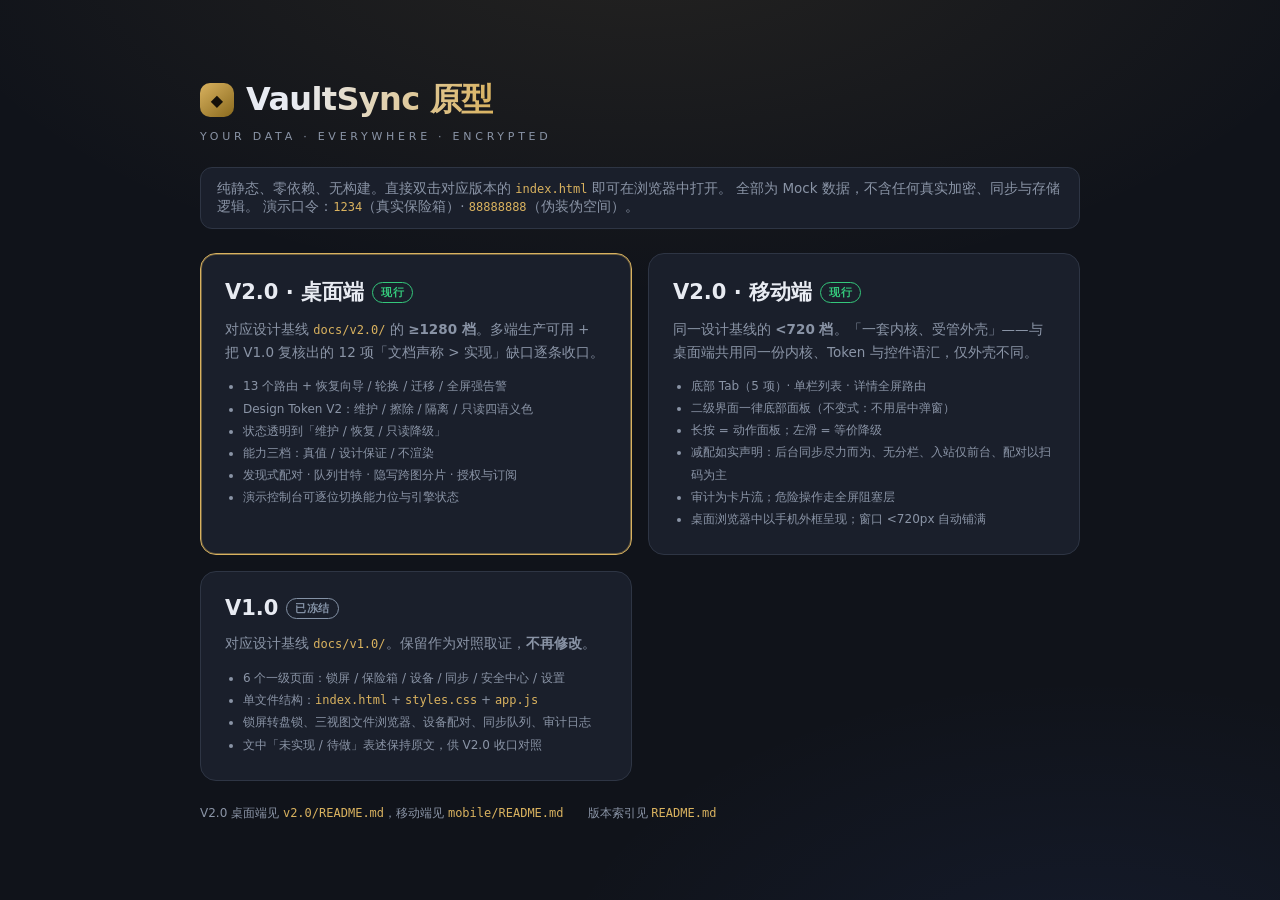
<file: prototype/index.html>
<!DOCTYPE html>
<html lang="zh-CN" data-theme="dark">
<head>
<meta charset="utf-8">
<meta name="viewport" content="width=device-width, initial-scale=1">
<title>VaultSync 原型 · 版本索引</title>
<style>
  :root {
    --bg: #10131A; --surface: #1A1F2B; --surface-alt: #242A38; --border: #2E3544;
    --text: #E8EBF2; --text2: #8A94A6; --accent: #D9B25F; --accent-alt: #4C7BFF;
    --success: #34C77B; --stale: #8492A6;
    --sp1: 4px; --sp2: 8px; --sp3: 12px; --sp4: 16px; --sp5: 24px; --sp6: 32px;
    --r-sm: 8px; --r-md: 12px; --r-lg: 16px;
    --font: "Segoe UI", "PingFang SC", "Noto Sans SC", "Microsoft YaHei", system-ui, sans-serif;
    --mono: "JetBrains Mono", "Cascadia Code", Consolas, monospace;
  }
  * { box-sizing: border-box; }
  body {
    margin: 0; min-height: 100vh; font-family: var(--font); color: var(--text);
    background:
      radial-gradient(1200px 620px at 50% -10%, rgba(217,178,95,.10), transparent 62%),
      radial-gradient(900px 520px at 85% 110%, rgba(76,123,255,.08), transparent 60%),
      var(--bg);
    display: grid; place-items: center; padding: var(--sp5);
  }
  .wrap { width: min(880px, 100%); }
  .brand { display: flex; align-items: center; gap: var(--sp3); margin-bottom: var(--sp2); }
  .mark {
    width: 34px; height: 34px; border-radius: 10px; display: grid; place-items: center;
    background: linear-gradient(140deg, var(--accent), #8A6A1E); color: #14100A; font-weight: 700;
  }
  h1 {
    font-size: 32px; font-weight: 600; letter-spacing: -.02em; margin: 0;
    background: linear-gradient(96deg, var(--text) 20%, var(--accent));
    -webkit-background-clip: text; background-clip: text; color: transparent;
  }
  .tagline { font-size: 11px; letter-spacing: .34em; text-transform: uppercase; color: var(--text2); margin-bottom: var(--sp5); }
  .note {
    font-size: 13.5px; color: var(--text2); margin-bottom: var(--sp5);
    padding: var(--sp3) var(--sp4); border: 1px solid var(--border);
    border-radius: var(--r-md); background: var(--surface);
  }
  .grid { display: grid; grid-template-columns: repeat(auto-fit, minmax(300px, 1fr)); gap: var(--sp4); }
  a.card {
    display: flex; flex-direction: column; gap: var(--sp3); text-decoration: none; color: inherit;
    padding: var(--sp5); border-radius: var(--r-lg); background: var(--surface);
    border: 1px solid var(--border); transition: transform 180ms cubic-bezier(.16,1,.3,1), border-color 180ms, box-shadow 180ms;
  }
  a.card:hover { transform: translateY(-3px); border-color: var(--accent); box-shadow: 0 18px 48px rgba(0,0,0,.45); }
  a.card.current { border-color: var(--accent); box-shadow: 0 0 0 1px rgba(217,178,95,.42) inset; }
  .ver { display: flex; align-items: center; gap: var(--sp2); }
  .ver b { font-size: 21px; font-weight: 600; }
  .pill {
    font-size: 11px; font-weight: 700; letter-spacing: .04em; padding: 2px 8px;
    border-radius: 999px; border: 1px solid currentColor;
  }
  .pill.cur { color: var(--success); }
  .pill.arch { color: var(--stale); }
  .desc { font-size: 13.5px; color: var(--text2); line-height: 1.65; }
  ul { margin: 0; padding-left: 18px; font-size: 12px; color: var(--text2); line-height: 1.85; }
  code { font-family: var(--mono); font-size: 12px; color: var(--accent); }
  .foot { margin-top: var(--sp5); font-size: 12px; color: var(--text2); display: flex; gap: var(--sp5); flex-wrap: wrap; }
</style>
</head>
<body>
<div class="wrap">
  <div class="brand"><span class="mark">◆</span><h1>VaultSync 原型</h1></div>
  <div class="tagline">YOUR DATA · EVERYWHERE · ENCRYPTED</div>

  <div class="note">
    纯静态、零依赖、无构建。直接双击对应版本的 <code>index.html</code> 即可在浏览器中打开。
    全部为 Mock 数据，不含任何真实加密、同步与存储逻辑。
    演示口令：<code>1234</code>（真实保险箱）· <code>88888888</code>（伪装伪空间）。
  </div>

  <div class="grid">
    <a class="card current" href="v2.0/index.html">
      <div class="ver"><b>V2.0 · 桌面端</b><span class="pill cur">现行</span></div>
      <div class="desc">
        对应设计基线 <code>docs/v2.0/</code> 的 <b>≥1280 档</b>。多端生产可用 + 把 V1.0 复核出的 12 项「文档声称 &gt; 实现」缺口逐条收口。
      </div>
      <ul>
        <li>13 个路由 + 恢复向导 / 轮换 / 迁移 / 全屏强告警</li>
        <li>Design Token V2：维护 / 擦除 / 隔离 / 只读四语义色</li>
        <li>状态透明到「维护 / 恢复 / 只读降级」</li>
        <li>能力三档：真值 / 设计保证 / 不渲染</li>
        <li>发现式配对 · 队列甘特 · 隐写跨图分片 · 授权与订阅</li>
        <li>演示控制台可逐位切换能力位与引擎状态</li>
      </ul>
    </a>

    <a class="card" href="mobile/index.html">
      <div class="ver"><b>V2.0 · 移动端</b><span class="pill cur">现行</span></div>
      <div class="desc">
        同一设计基线的 <b>&lt;720 档</b>。「一套内核、受管外壳」——与桌面端共用同一份内核、Token 与控件语汇，仅外壳不同。
      </div>
      <ul>
        <li>底部 Tab（5 项）· 单栏列表 · 详情全屏路由</li>
        <li>二级界面一律底部面板（不变式：不用居中弹窗）</li>
        <li>长按 = 动作面板；左滑 = 等价降级</li>
        <li>减配如实声明：后台同步尽力而为、无分栏、入站仅前台、配对以扫码为主</li>
        <li>审计为卡片流；危险操作走全屏阻塞层</li>
        <li>桌面浏览器中以手机外框呈现；窗口 &lt;720px 自动铺满</li>
      </ul>
    </a>

    <a class="card" href="v1.0/index.html">
      <div class="ver"><b>V1.0</b><span class="pill arch">已冻结</span></div>
      <div class="desc">
        对应设计基线 <code>docs/v1.0/</code>。保留作为对照取证，<b>不再修改</b>。
      </div>
      <ul>
        <li>6 个一级页面：锁屏 / 保险箱 / 设备 / 同步 / 安全中心 / 设置</li>
        <li>单文件结构：<code>index.html</code> + <code>styles.css</code> + <code>app.js</code></li>
        <li>锁屏转盘锁、三视图文件浏览器、设备配对、同步队列、审计日志</li>
        <li>文中「未实现 / 待做」表述保持原文，供 V2.0 收口对照</li>
      </ul>
    </a>
  </div>

  <div class="foot">
    <span>V2.0 桌面端见 <code>v2.0/README.md</code>，移动端见 <code>mobile/README.md</code></span>
    <span>版本索引见 <code>README.md</code></span>
  </div>
</div>
</body>
</html>
</file>
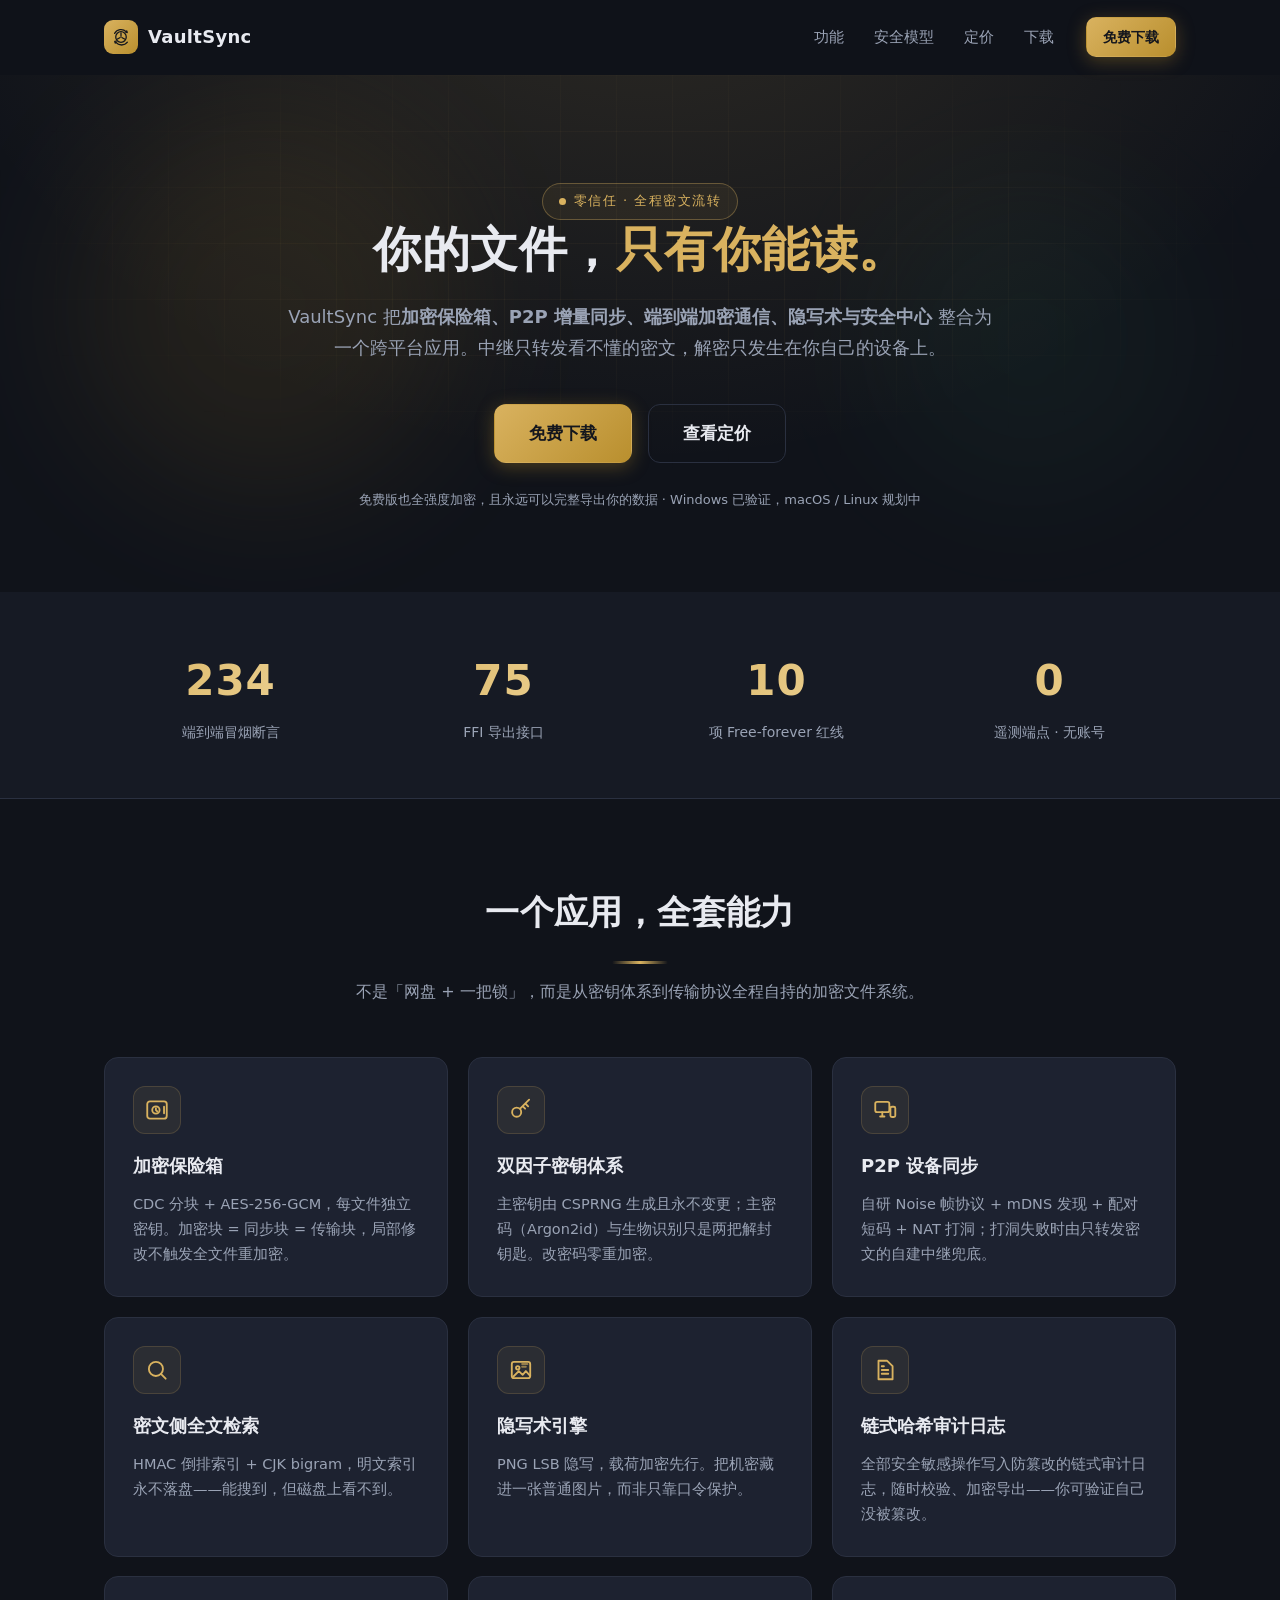
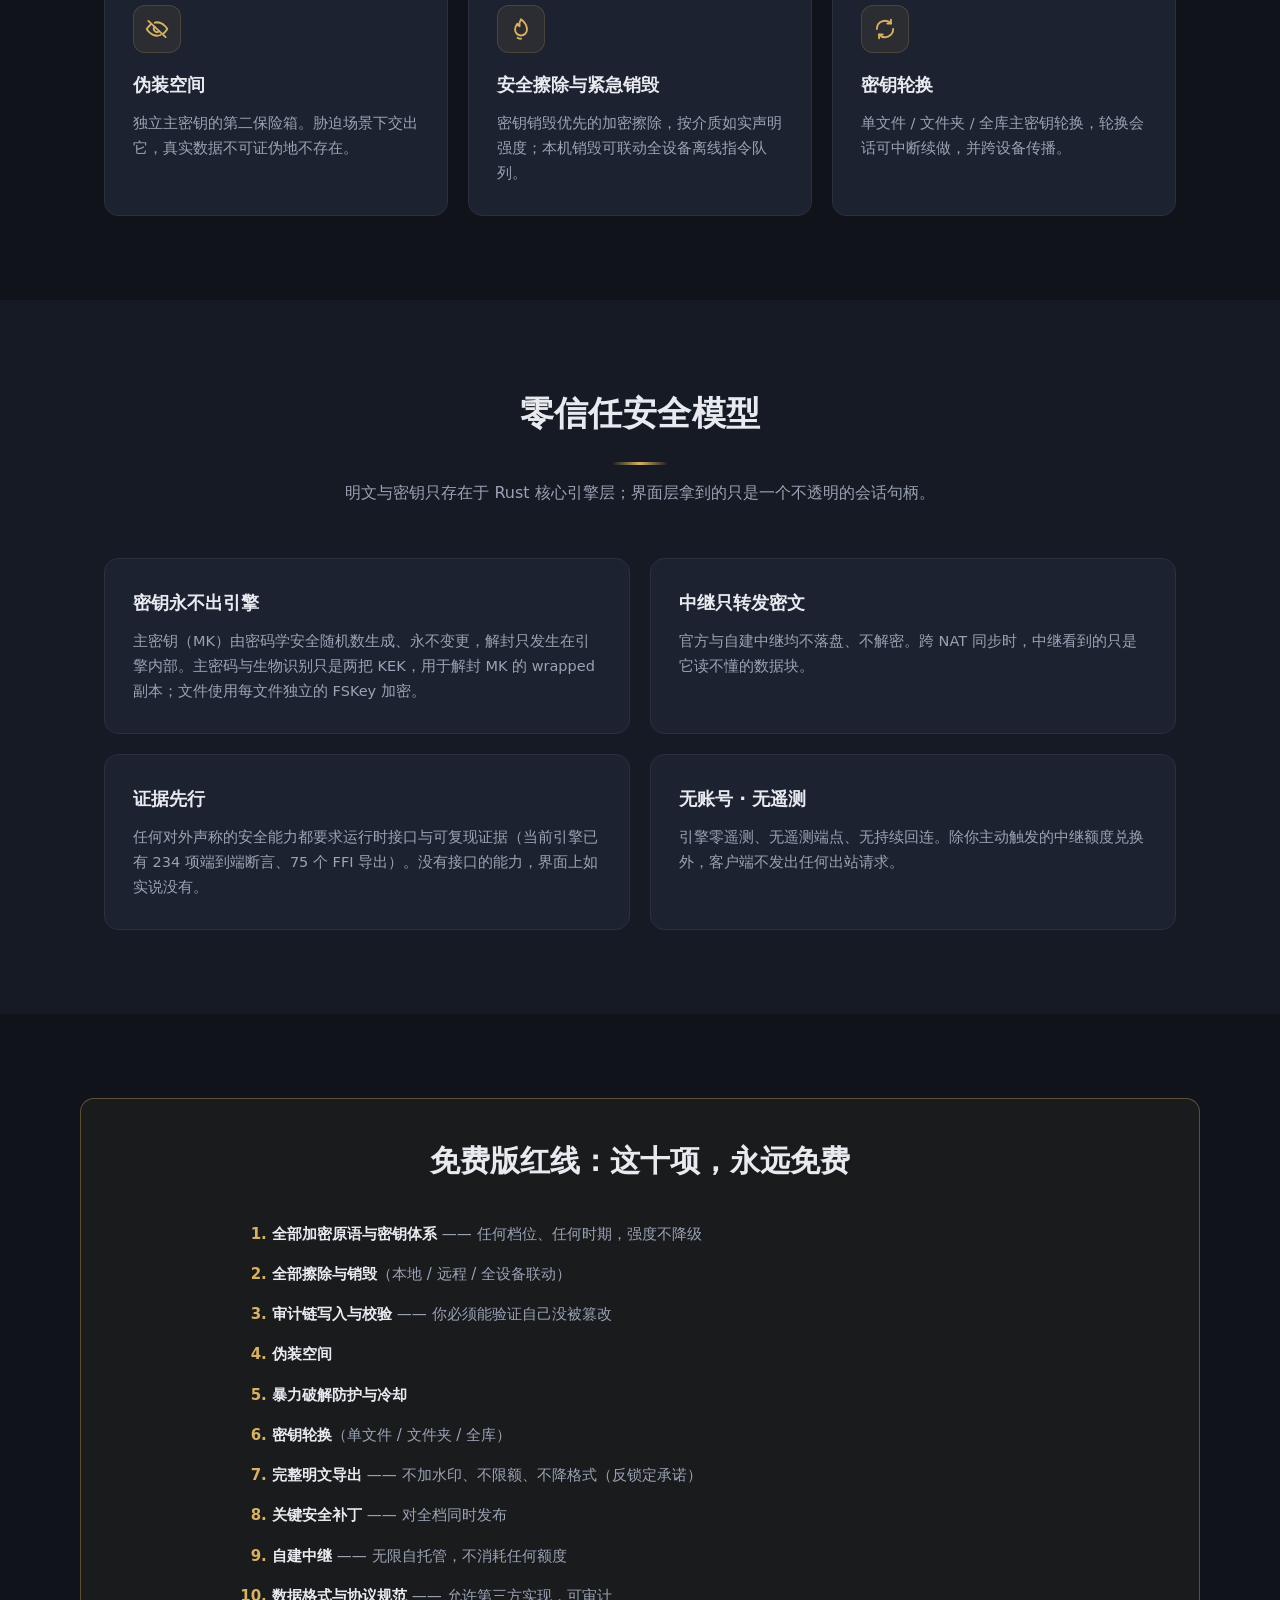
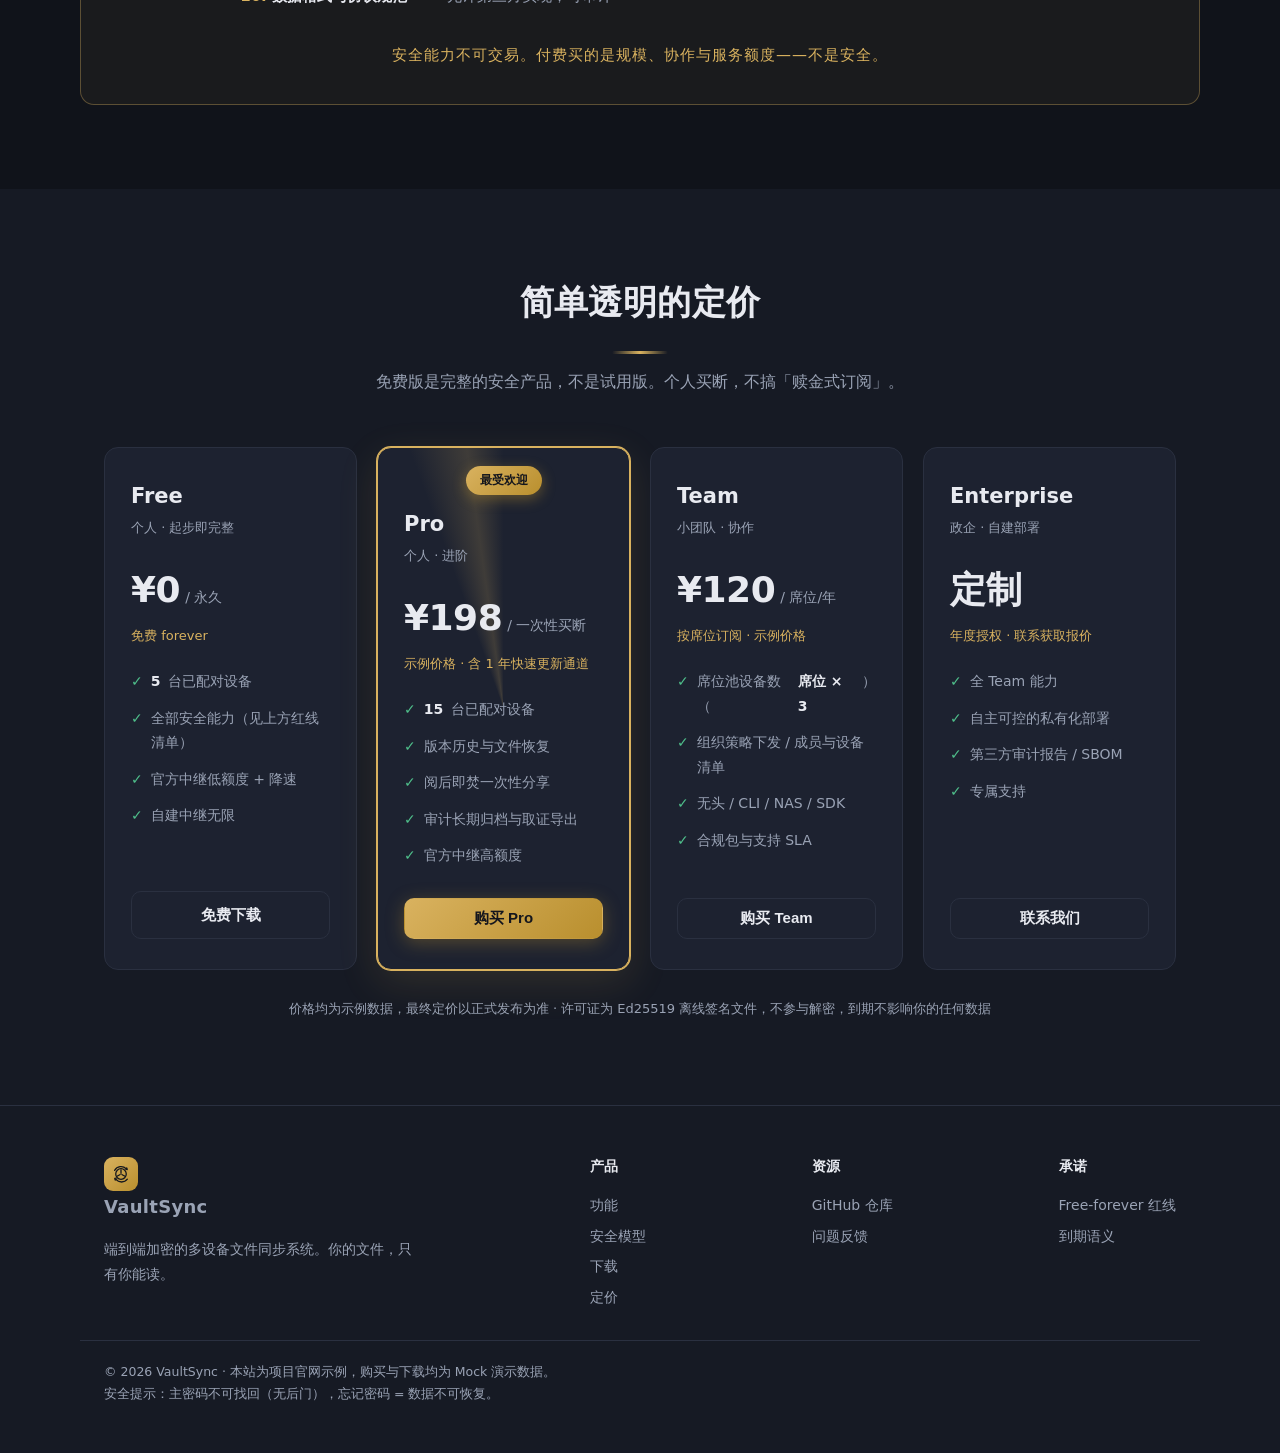
<file: website/index.html>
<!DOCTYPE html>
<html lang="zh-CN">
<head>
<meta charset="UTF-8">
<meta name="viewport" content="width=device-width, initial-scale=1.0">
<title>VaultSync — 端到端加密的多设备文件同步</title>
<meta name="description" content="VaultSync 把加密保险箱、P2P 增量同步、端到端加密通信、隐写术与安全中心整合为一个跨平台应用。你的文件，只有你能读。">
<link rel="icon" type="image/svg+xml" href="assets/favicon.svg">
<link rel="stylesheet" href="assets/style.css">
</head>
<body>

<nav class="nav">
  <div class="nav-inner">
    <a class="brand" href="index.html"><span class="logo"><svg class="i"><use href="#i-logo"/></svg></span>VaultSync</a>
    <div class="nav-links">
      <a href="index.html#features">功能</a>
      <a href="index.html#security">安全模型</a>
      <a href="pricing.html">定价</a>
      <a href="download.html">下载</a>
      <a class="btn btn-gold btn-sm" href="download.html">免费下载</a>
    </div>
  </div>
</nav>

<header class="hero">
  <div class="hero-bg"><span class="orb orb-1"></span><span class="orb orb-2"></span></div>
  <div class="wrap">
    <span class="badge"><span class="dot"></span>零信任 · 全程密文流转</span>
    <h1>你的文件，<span class="gold">只有你能读。</span></h1>
    <p class="sub">
      VaultSync 把<strong>加密保险箱、P2P 增量同步、端到端加密通信、隐写术与安全中心</strong>
      整合为一个跨平台应用。中继只转发看不懂的密文，解密只发生在你自己的设备上。
    </p>
    <div class="cta">
      <a class="btn btn-gold btn-lg" href="download.html">免费下载</a>
      <a class="btn btn-ghost btn-lg" href="pricing.html">查看定价</a>
    </div>
    <p class="meta">免费版也全强度加密，且永远可以完整导出你的数据 · Windows 已验证，macOS / Linux 规划中</p>
  </div>
</header>

<section class="stats" aria-label="关键数据">
  <div class="wrap">
    <div class="stats-grid">
      <div class="stat"><b data-count="234">0</b><span>端到端冒烟断言</span></div>
      <div class="stat"><b data-count="75">0</b><span>FFI 导出接口</span></div>
      <div class="stat"><b data-count="10">0</b><span>项 Free-forever 红线</span></div>
      <div class="stat"><b data-count="0">0</b><span>遥测端点 · 无账号</span></div>
    </div>
  </div>
</section>

<section id="features">
  <div class="wrap">
    <div class="sec-head">
      <h2>一个应用，全套能力</h2>
      <p>不是「网盘 + 一把锁」，而是从密钥体系到传输协议全程自持的加密文件系统。</p>
    </div>
    <div class="grid g3">
      <div class="card"><span class="ico"><svg class="i"><use href="#i-vault"/></svg></span><h3>加密保险箱</h3><p>CDC 分块 + AES-256-GCM，每文件独立密钥。加密块 = 同步块 = 传输块，局部修改不触发全文件重加密。</p></div>
      <div class="card"><span class="ico"><svg class="i"><use href="#i-key"/></svg></span><h3>双因子密钥体系</h3><p>主密钥由 CSPRNG 生成且永不变更；主密码（Argon2id）与生物识别只是两把解封钥匙。改密码零重加密。</p></div>
      <div class="card"><span class="ico"><svg class="i"><use href="#i-devices"/></svg></span><h3>P2P 设备同步</h3><p>自研 Noise 帧协议 + mDNS 发现 + 配对短码 + NAT 打洞；打洞失败时由只转发密文的自建中继兜底。</p></div>
      <div class="card"><span class="ico"><svg class="i"><use href="#i-search"/></svg></span><h3>密文侧全文检索</h3><p>HMAC 倒排索引 + CJK bigram，明文索引永不落盘——能搜到，但磁盘上看不到。</p></div>
      <div class="card"><span class="ico"><svg class="i"><use href="#i-stego"/></svg></span><h3>隐写术引擎</h3><p>PNG LSB 隐写，载荷加密先行。把机密藏进一张普通图片，而非只靠口令保护。</p></div>
      <div class="card"><span class="ico"><svg class="i"><use href="#i-doc"/></svg></span><h3>链式哈希审计日志</h3><p>全部安全敏感操作写入防篡改的链式审计日志，随时校验、加密导出——你可验证自己没被篡改。</p></div>
      <div class="card"><span class="ico"><svg class="i"><use href="#i-eye-off"/></svg></span><h3>伪装空间</h3><p>独立主密钥的第二保险箱。胁迫场景下交出它，真实数据不可证伪地不存在。</p></div>
      <div class="card"><span class="ico"><svg class="i"><use href="#i-flame"/></svg></span><h3>安全擦除与紧急销毁</h3><p>密钥销毁优先的加密擦除，按介质如实声明强度；本机销毁可联动全设备离线指令队列。</p></div>
      <div class="card"><span class="ico"><svg class="i"><use href="#i-sync"/></svg></span><h3>密钥轮换</h3><p>单文件 / 文件夹 / 全库主密钥轮换，轮换会话可中断续做，并跨设备传播。</p></div>
    </div>
  </div>
</section>

<section id="security" class="alt">
  <div class="wrap">
    <div class="sec-head">
      <h2>零信任安全模型</h2>
      <p>明文与密钥只存在于 Rust 核心引擎层；界面层拿到的只是一个不透明的会话句柄。</p>
    </div>
    <div class="grid g2">
      <div class="card">
        <h3>密钥永不出引擎</h3>
        <p>主密钥（MK）由密码学安全随机数生成、永不变更，解封只发生在引擎内部。主密码与生物识别只是两把 KEK，用于解封 MK 的 wrapped 副本；文件使用每文件独立的 FSKey 加密。</p>
      </div>
      <div class="card">
        <h3>中继只转发密文</h3>
        <p>官方与自建中继均不落盘、不解密。跨 NAT 同步时，中继看到的只是它读不懂的数据块。</p>
      </div>
      <div class="card">
        <h3>证据先行</h3>
        <p>任何对外声称的安全能力都要求运行时接口与可复现证据（当前引擎已有 234 项端到端断言、75 个 FFI 导出）。没有接口的能力，界面上如实说没有。</p>
      </div>
      <div class="card">
        <h3>无账号 · 无遥测</h3>
        <p>引擎零遥测、无遥测端点、无持续回连。除你主动触发的中继额度兑换外，客户端不发出任何出站请求。</p>
      </div>
    </div>
  </div>
</section>

<section id="promise">
  <div class="wrap redline">
    <h2>免费版红线：这十项，永远免费</h2>
    <ol>
      <li><b>全部加密原语与密钥体系</b> —— 任何档位、任何时期，强度不降级</li>
      <li><b>全部擦除与销毁</b>（本地 / 远程 / 全设备联动）</li>
      <li><b>审计链写入与校验</b> —— 你必须能验证自己没被篡改</li>
      <li><b>伪装空间</b></li>
      <li><b>暴力破解防护与冷却</b></li>
      <li><b>密钥轮换</b>（单文件 / 文件夹 / 全库）</li>
      <li><b>完整明文导出</b> —— 不加水印、不限额、不降格式（反锁定承诺）</li>
      <li><b>关键安全补丁</b> —— 对全档同时发布</li>
      <li><b>自建中继</b> —— 无限自托管，不消耗任何额度</li>
      <li><b>数据格式与协议规范</b> —— 允许第三方实现，可审计</li>
    </ol>
    <p class="pledge">安全能力不可交易。付费买的是规模、协作与服务额度——不是安全。</p>
  </div>
</section>

<section class="alt" id="pricing-teaser">
  <div class="wrap">
    <div class="sec-head">
      <h2>简单透明的定价</h2>
      <p>免费版是完整的安全产品，不是试用版。个人买断，不搞「赎金式订阅」。</p>
    </div>
    <div class="tier-grid">
      <div class="tier">
        <h3>Free</h3>
        <p class="who">个人 · 起步即完整</p>
        <div class="price"><b>¥0</b> <span>/ 永久</span></div>
        <p class="mode">免费 forever</p>
        <ul>
          <li><b>5</b> 台已配对设备</li>
          <li>全部安全能力（见上方红线清单）</li>
          <li>官方中继低额度 + 降速</li>
          <li>自建中继无限</li>
        </ul>
        <a class="btn btn-ghost btn-block" href="download.html">免费下载</a>
      </div>
      <div class="tier hot">
        <span class="tag">最受欢迎</span>
        <h3>Pro</h3>
        <p class="who">个人 · 进阶</p>
        <div class="price"><b>¥198</b> <span>/ 一次性买断</span></div>
        <p class="mode">示例价格 · 含 1 年快速更新通道</p>
        <ul>
          <li><b>15</b> 台已配对设备</li>
          <li>版本历史与文件恢复</li>
          <li>阅后即焚一次性分享</li>
          <li>审计长期归档与取证导出</li>
          <li>官方中继高额度</li>
        </ul>
        <button class="btn btn-gold btn-block" data-buy="pro">购买 Pro</button>
      </div>
      <div class="tier">
        <h3>Team</h3>
        <p class="who">小团队 · 协作</p>
        <div class="price"><b>¥120</b> <span>/ 席位/年</span></div>
        <p class="mode">按席位订阅 · 示例价格</p>
        <ul>
          <li>席位池设备数（<b>席位 × 3</b>）</li>
          <li>组织策略下发 / 成员与设备清单</li>
          <li>无头 / CLI / NAS / SDK</li>
          <li>合规包与支持 SLA</li>
        </ul>
        <button class="btn btn-ghost btn-block" data-buy="team">购买 Team</button>
      </div>
      <div class="tier">
        <h3>Enterprise</h3>
        <p class="who">政企 · 自建部署</p>
        <div class="price"><b>定制</b></div>
        <p class="mode">年度授权 · 联系获取报价</p>
        <ul>
          <li>全 Team 能力</li>
          <li>自主可控的私有化部署</li>
          <li>第三方审计报告 / SBOM</li>
          <li>专属支持</li>
        </ul>
        <button class="btn btn-ghost btn-block" data-buy="enterprise">联系我们</button>
      </div>
    </div>
    <p style="text-align:center;margin-top:28px;color:var(--muted);font-size:13px;">
      价格均为示例数据，最终定价以正式发布为准 · 许可证为 Ed25519 离线签名文件，不参与解密，到期不影响你的任何数据
    </p>
  </div>
</section>

<footer>
  <div class="foot-inner">
    <div class="foot-col" style="max-width:320px;">
      <a class="brand" href="index.html"><span class="logo"><svg class="i"><use href="#i-logo"/></svg></span>VaultSync</a>
      <p style="margin-top:12px;">端到端加密的多设备文件同步系统。你的文件，只有你能读。</p>
    </div>
    <div class="foot-col">
      <h4>产品</h4>
      <a href="index.html#features">功能</a>
      <a href="index.html#security">安全模型</a>
      <a href="download.html">下载</a>
      <a href="pricing.html">定价</a>
    </div>
    <div class="foot-col">
      <h4>资源</h4>
      <a href="https://github.com/jimo-aa/VaultSync">GitHub 仓库</a>
      <a href="https://github.com/jimo-aa/VaultSync/issues">问题反馈</a>
    </div>
    <div class="foot-col">
      <h4>承诺</h4>
      <a href="index.html#promise">Free-forever 红线</a>
      <a href="pricing.html#terms">到期语义</a>
    </div>
  </div>
  <div class="foot-note">
    © 2026 VaultSync · 本站为项目官网示例，购买与下载均为 Mock 演示数据。<br>
    安全提示：主密码不可找回（无后门），忘记密码 = 数据不可恢复。
  </div>
</footer>

<!-- 购买弹窗（Mock，居中 modal） -->
<div class="modal-mask" id="purchase-mask">
  <div class="modal">
    <div class="form-view">
      <h3 id="pm-title">购买</h3>
      <p class="sub" id="pm-mode"></p>
      <div class="opt-row">
        <div class="field" id="pm-seats-wrap" style="display:none;">
          <label for="pm-seats">席位数（≥2）</label>
          <input type="number" id="pm-seats" min="2" value="2">
        </div>
        <div class="field" id="pm-years-wrap">
          <label for="pm-years" id="pm-years-label">购买年限</label>
          <input type="number" id="pm-years" min="1" max="5" value="1">
        </div>
      </div>
      <div class="field">
        <label for="pm-email">接收邮箱（licensee，仅用于展示）</label>
        <input type="email" id="pm-email" placeholder="you@example.com">
      </div>
      <div class="field">
        <label for="pm-pay-method">支付方式</label>
        <select id="pm-pay-method">
          <option>支付宝（演示）</option>
          <option>微信支付（演示）</option>
          <option>银行卡（演示）</option>
        </select>
      </div>
      <div class="summary"><span id="pm-desc"></span><b id="pm-total"></b></div>
      <div class="actions">
        <button class="btn btn-ghost" data-close>取消</button>
        <button class="btn btn-gold" id="pm-pay">确认支付</button>
      </div>
      <p class="mock-note"><svg class="i"><use href="#i-warn"/></svg><span>演示环境：本页不会发起任何真实网络请求与扣款，生成的「许可证」为未签名的 Mock 数据，不可用于真实客户端。</span></p>
    </div>
    <div class="success-view" style="display:none;">
      <div class="big"><svg class="i"><use href="#i-check"/></svg></div>
      <h3>购买成功（演示）</h3>
      <p class="sub">以下为 Mock 许可证数据（VSL1 格式演示，未签名）</p>
      <div class="license-box" id="pm-license"></div>
      <div class="actions">
        <button class="btn btn-ghost" data-close>关闭</button>
        <a class="btn btn-gold" id="pm-download" download>下载许可证文件</a>
      </div>
    </div>
  </div>
</div>

<div id="toast"></div>
<script src="assets/app.js"></script>
</body>
</html>
</file>
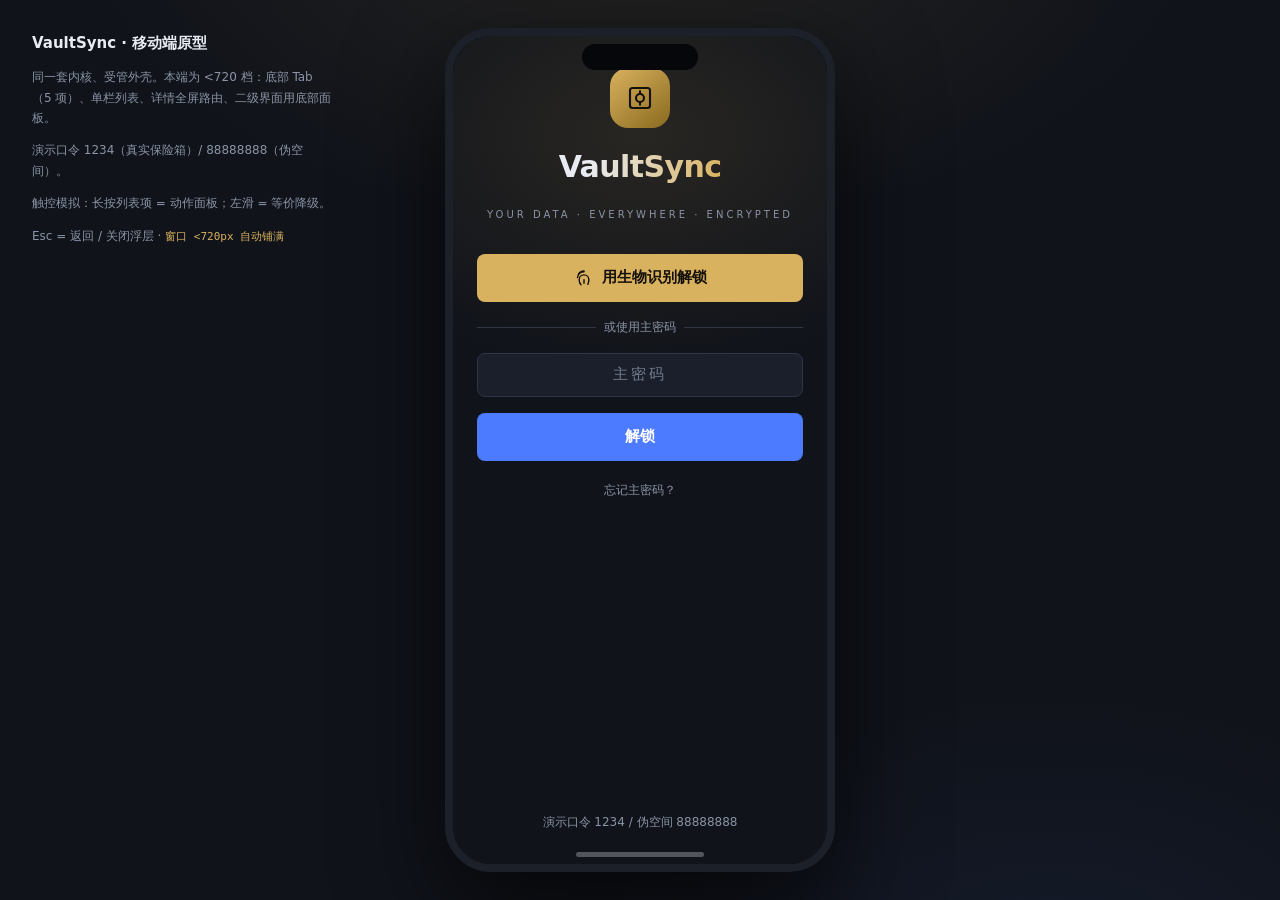
<file: prototype/mobile/index.html>
<!DOCTYPE html>
<html lang="zh-CN" data-theme="dark" data-bp="phone">
<head>
<meta charset="utf-8">
<meta name="viewport" content="width=device-width, initial-scale=1, viewport-fit=cover">
<meta name="theme-color" content="#10131A">
<title>VaultSync V2.0 · 移动端原型（<720 档）</title>
<meta name="description" content="VaultSync V2.0 移动端高保真 HTML 原型（纯静态、零依赖、无构建）。全部为 Mock 数据，不含任何真实加密逻辑。">
<!--
  移动端 = 「一套内核、受管外壳」中的 <720 档。
  设计依据：
    docs/v2.0/03 §2.2 断点表（底部 Tab / 单栏列表 / 无分栏 / 搜索为全屏页 / 对话框为底部面板）
    docs/v2.0/03 §4.3 手机窄屏主壳线框图（单行顶栏 · 总览条 · 底部 Tab 5 项）
    docs/v2.0/04 §1.2 每端被减掉的能力（减配必须对用户可见）
    docs/v2.0/04 §六   各端展示差异矩阵
  约定：二级界面一律底部面板（bottom sheet）；详情为全屏路由；列表项长按 = 动作面板，左滑为等价降级。
  与桌面端共用同一套内核与 Token，仅外壳不同 —— 因此 core/ui/data 直接复用 ../v2.0/js/。
  刻意不使用 ES Module：file:// 双击打开时模块加载会被 CORS 拦截。
-->
<link rel="stylesheet" href="../v2.0/assets/tokens.css">
<link rel="stylesheet" href="../v2.0/assets/base.css">
<link rel="stylesheet" href="../v2.0/assets/components.css">
<!-- 共享的「表现型」样式：.file-grid / .file-card / .hit-snippet / .breadcrumb / .legend 等
     是两端共用的呈现原语，定义在桌面端的 views.css 里。这里一并装载；其中桌面外壳专属的
     .app / .sidebar / .topbar / .vault-* 等选择器在本端不会被使用，属惰性规则。
     顺序要紧：mobile.css 必须最后加载，以便覆盖外壳相关声明。 -->
<link rel="stylesheet" href="../v2.0/assets/views.css">
<link rel="stylesheet" href="assets/mobile.css">
</head>
<body>

<!-- 应用挂载点：mobile/js/app.js 会在此构建手机外框并渲染锁屏 / 主壳层 -->
<div id="root"></div>

<!-- Toast 宿主（info 级提示） -->
<div class="toast-host" aria-live="polite" aria-atomic="false"></div>

<!-- 共享内核（与桌面端同一份，避免双份漂移） -->
<script src="../v2.0/js/core.js"></script>
<script src="../v2.0/js/ui.js"></script>
<script src="../v2.0/js/data.js"></script>

<!-- 移动端外壳与视图 -->
<script src="js/mui.js"></script>
<script src="js/views-vault.js"></script>
<script src="js/views-sync.js"></script>
<script src="js/views-security.js"></script>
<script src="js/views-system.js"></script>
<script src="js/app.js"></script>
</body>
</html>
</file>
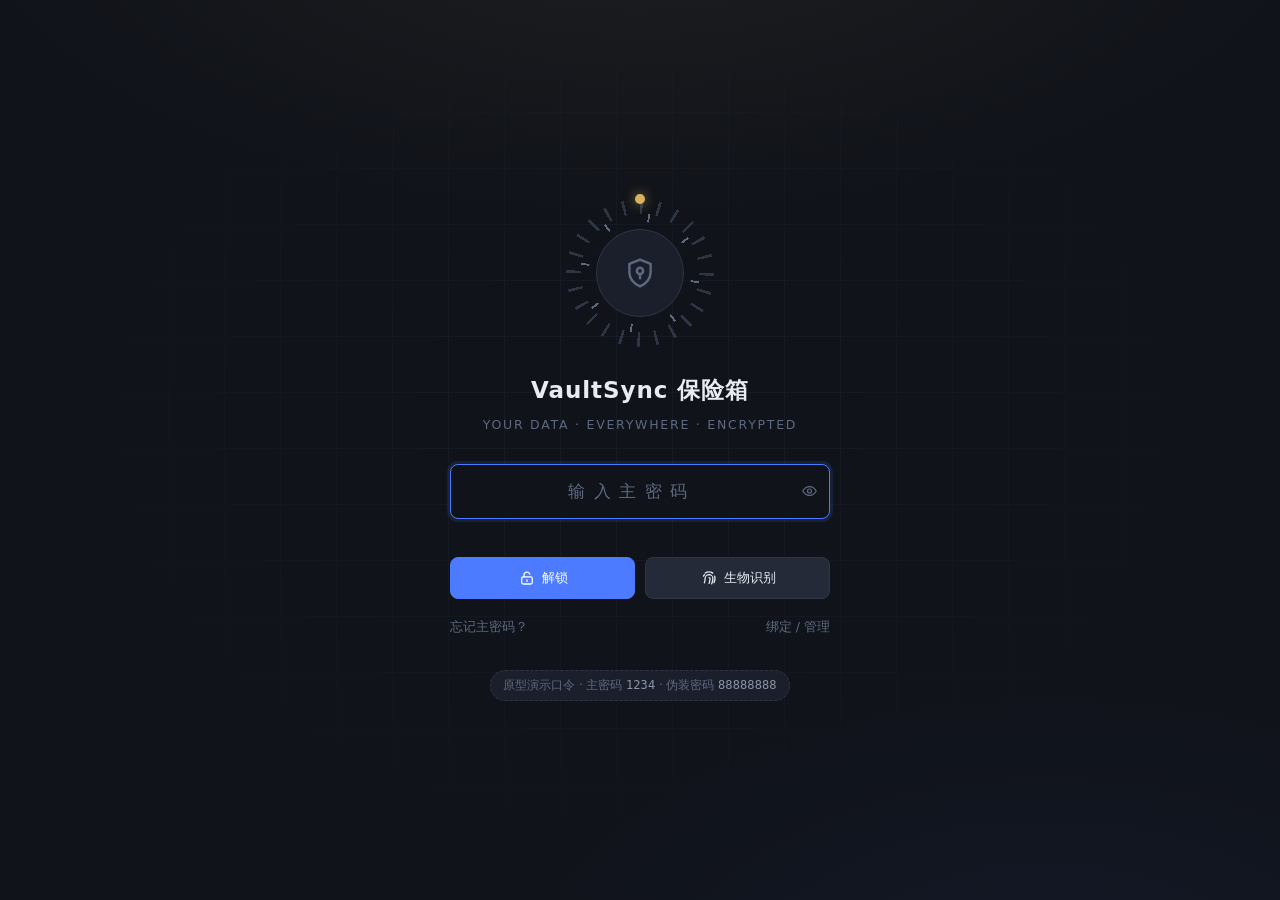
<file: prototype/v1.0/index.html>
<!DOCTYPE html>
<html lang="zh-CN">
<head>
<meta charset="UTF-8">
<meta name="viewport" content="width=device-width, initial-scale=1.0">
<title>VaultSync · 桌面端原型</title>
<link rel="stylesheet" href="styles.css">
</head>
<body data-theme="dark">

<!-- ============ 图标库（线性风格） ============ -->
<svg xmlns="http://www.w3.org/2000/svg" style="display:none">
  <defs>
    <symbol id="i-logo" viewBox="0 0 24 24" fill="none" stroke="currentColor" stroke-width="1.7" stroke-linecap="round" stroke-linejoin="round"><path d="M12 2.5 4.5 5.5v6c0 4.6 3.2 8 7.5 10 4.3-2 7.5-5.4 7.5-10v-6L12 2.5z"/><circle cx="12" cy="10.5" r="2.2"/><path d="M12 12.7v3"/></symbol>
    <symbol id="i-vault" viewBox="0 0 24 24" fill="none" stroke="currentColor" stroke-width="1.7" stroke-linecap="round" stroke-linejoin="round"><rect x="3" y="4" width="18" height="16" rx="2.5"/><circle cx="11" cy="12" r="3.4"/><path d="M11 10.4v1.6l1.2 1.2M18.5 9v6"/></symbol>
    <symbol id="i-devices" viewBox="0 0 24 24" fill="none" stroke="currentColor" stroke-width="1.7" stroke-linecap="round" stroke-linejoin="round"><rect x="3" y="4.5" width="13" height="9.5" rx="1.8"/><path d="M7.5 18h4M9.5 14v4"/><rect x="17" y="9" width="4.5" height="9.5" rx="1.4"/></symbol>
    <symbol id="i-sync" viewBox="0 0 24 24" fill="none" stroke="currentColor" stroke-width="1.7" stroke-linecap="round" stroke-linejoin="round"><path d="M19.5 12a7.5 7.5 0 0 1-13 5.1M4.5 12a7.5 7.5 0 0 1 13-5.1"/><path d="M17.5 3.5v3.4h-3.4M6.5 20.5v-3.4h3.4"/></symbol>
    <symbol id="i-shield" viewBox="0 0 24 24" fill="none" stroke="currentColor" stroke-width="1.7" stroke-linecap="round" stroke-linejoin="round"><path d="M12 2.5 4.5 5.5v6c0 4.6 3.2 8 7.5 10 4.3-2 7.5-5.4 7.5-10v-6L12 2.5z"/><path d="m8.8 11.8 2.2 2.2 4.2-4.4"/></symbol>
    <symbol id="i-gear" viewBox="0 0 24 24" fill="none" stroke="currentColor" stroke-width="1.7" stroke-linecap="round" stroke-linejoin="round"><circle cx="12" cy="12" r="3"/><path d="M19 12a7 7 0 0 0-.14-1.4l2-1.55-2-3.46-2.36.95a7 7 0 0 0-2.42-1.4L13.7 2.6h-3.4l-.38 2.54a7 7 0 0 0-2.42 1.4l-2.36-.95-2 3.46 2 1.55A7 7 0 0 0 5 12c0 .48.05.94.14 1.4l-2 1.55 2 3.46 2.36-.95a7 7 0 0 0 2.42 1.4l.38 2.54h3.4l.38-2.54a7 7 0 0 0 2.42-1.4l2.36.95 2-3.46-2-1.55c.09-.46.14-.92.14-1.4z"/></symbol>
    <symbol id="i-search" viewBox="0 0 24 24" fill="none" stroke="currentColor" stroke-width="1.7" stroke-linecap="round" stroke-linejoin="round"><circle cx="11" cy="11" r="6.5"/><path d="m20 20-4.4-4.4"/></symbol>
    <symbol id="i-grid" viewBox="0 0 24 24" fill="none" stroke="currentColor" stroke-width="1.7" stroke-linejoin="round"><rect x="4" y="4" width="7" height="7" rx="1.4"/><rect x="13" y="4" width="7" height="7" rx="1.4"/><rect x="4" y="13" width="7" height="7" rx="1.4"/><rect x="13" y="13" width="7" height="7" rx="1.4"/></symbol>
    <symbol id="i-list" viewBox="0 0 24 24" fill="none" stroke="currentColor" stroke-width="1.7" stroke-linecap="round"><path d="M9 6h11M9 12h11M9 18h11"/><circle cx="4.6" cy="6" r="1" fill="currentColor" stroke="none"/><circle cx="4.6" cy="12" r="1" fill="currentColor" stroke="none"/><circle cx="4.6" cy="18" r="1" fill="currentColor" stroke="none"/></symbol>
    <symbol id="i-split" viewBox="0 0 24 24" fill="none" stroke="currentColor" stroke-width="1.7" stroke-linejoin="round"><rect x="3.5" y="4.5" width="17" height="15" rx="2"/><path d="M10 4.5v15"/></symbol>
    <symbol id="i-plus" viewBox="0 0 24 24" fill="none" stroke="currentColor" stroke-width="1.7" stroke-linecap="round"><path d="M12 5v14M5 12h14"/></symbol>
    <symbol id="i-dots" viewBox="0 0 24 24" fill="currentColor"><circle cx="5.5" cy="12" r="1.5"/><circle cx="12" cy="12" r="1.5"/><circle cx="18.5" cy="12" r="1.5"/></symbol>
    <symbol id="i-close" viewBox="0 0 24 24" fill="none" stroke="currentColor" stroke-width="1.7" stroke-linecap="round"><path d="m6 6 12 12M18 6 6 18"/></symbol>
    <symbol id="i-check" viewBox="0 0 24 24" fill="none" stroke="currentColor" stroke-width="1.7" stroke-linecap="round" stroke-linejoin="round"><path d="m5 12.5 4.5 4.5L19 7.5"/></symbol>
    <symbol id="i-chev-r" viewBox="0 0 24 24" fill="none" stroke="currentColor" stroke-width="1.7" stroke-linecap="round" stroke-linejoin="round"><path d="m9 5.5 6.5 6.5L9 18.5"/></symbol>
    <symbol id="i-chev-d" viewBox="0 0 24 24" fill="none" stroke="currentColor" stroke-width="1.7" stroke-linecap="round" stroke-linejoin="round"><path d="m5.5 9 6.5 6.5L18.5 9"/></symbol>
    <symbol id="i-up" viewBox="0 0 24 24" fill="none" stroke="currentColor" stroke-width="1.7" stroke-linecap="round" stroke-linejoin="round"><path d="M12 19V5m0 0-6 6m6-6 6 6"/></symbol>
    <symbol id="i-down" viewBox="0 0 24 24" fill="none" stroke="currentColor" stroke-width="1.7" stroke-linecap="round" stroke-linejoin="round"><path d="M12 5v14m0 0 6-6m-6 6-6-6"/></symbol>
    <symbol id="i-lock" viewBox="0 0 24 24" fill="none" stroke="currentColor" stroke-width="1.7" stroke-linecap="round" stroke-linejoin="round"><rect x="5" y="10.5" width="14" height="9.5" rx="2"/><path d="M8 10.5V8a4 4 0 0 1 8 0v2.5M12 14.5v2"/></symbol>
    <symbol id="i-unlock" viewBox="0 0 24 24" fill="none" stroke="currentColor" stroke-width="1.7" stroke-linecap="round" stroke-linejoin="round"><rect x="5" y="10.5" width="14" height="9.5" rx="2"/><path d="M8 10.5V8a4 4 0 0 1 7.8-1.2M12 14.5v2"/></symbol>
    <symbol id="i-key" viewBox="0 0 24 24" fill="none" stroke="currentColor" stroke-width="1.7" stroke-linecap="round" stroke-linejoin="round"><circle cx="8" cy="14" r="4.2"/><path d="m11.2 10.8 8.3-8.3M16 6l2.6 2.6M13.5 8.5l2.3 2.3"/></symbol>
    <symbol id="i-finger" viewBox="0 0 24 24" fill="none" stroke="currentColor" stroke-width="1.7" stroke-linecap="round" stroke-linejoin="round"><path d="M7 5.4A8 8 0 0 1 12 3.8c1.9 0 3.6.64 5 1.7"/><path d="M4.6 9.5A9.4 9.4 0 0 1 6 7.6M19.5 9.6A8 8 0 0 1 20 12c0 2.5-.5 4.4-1.4 6.2"/><path d="M12 7.6c-2.9 0-5.2 2.3-5.2 5.2 0 2-.3 3.9-1 5.6"/><path d="M12 7.6c2.9 0 5.2 2.3 5.2 5.2 0 3-.6 5-1.6 7"/><path d="M12 11.4c.8 0 1.4.6 1.4 1.4 0 2.6-.5 4.6-1.3 6.4"/></symbol>
    <symbol id="i-eye" viewBox="0 0 24 24" fill="none" stroke="currentColor" stroke-width="1.7" stroke-linecap="round" stroke-linejoin="round"><path d="M2.5 12S6 5.8 12 5.8 21.5 12 21.5 12 18 18.2 12 18.2 2.5 12 2.5 12z"/><circle cx="12" cy="12" r="2.8"/></symbol>
    <symbol id="i-eye-off" viewBox="0 0 24 24" fill="none" stroke="currentColor" stroke-width="1.7" stroke-linecap="round" stroke-linejoin="round"><path d="M4 4.5 20 19.5M9.9 6.2A9.6 9.6 0 0 1 12 5.8c6 0 9.5 6.2 9.5 6.2a17 17 0 0 1-3.3 3.9M6 8A16 16 0 0 0 2.5 12S6 18.2 12 18.2c1.2 0 2.3-.25 3.3-.66"/><path d="M9.9 9.9a2.9 2.9 0 0 0 4.1 4.1"/></symbol>
    <symbol id="i-qr" viewBox="0 0 24 24" fill="none" stroke="currentColor" stroke-width="1.7" stroke-linejoin="round"><rect x="4" y="4" width="6.5" height="6.5" rx="1"/><rect x="13.5" y="4" width="6.5" height="6.5" rx="1"/><rect x="4" y="13.5" width="6.5" height="6.5" rx="1"/><path d="M13.5 13.5h3v3h-3zM17.5 17.5h2.5v2.5h-2.5zM13.5 20h1M20 13.5h.5"/></symbol>
    <symbol id="i-file" viewBox="0 0 24 24" fill="none" stroke="currentColor" stroke-width="1.7" stroke-linecap="round" stroke-linejoin="round"><path d="M6 3.5h8L19 8.5v12H6v-17z"/><path d="M13.5 3.5v5.5H19"/></symbol>
    <symbol id="i-folder" viewBox="0 0 24 24" fill="none" stroke="currentColor" stroke-width="1.7" stroke-linecap="round" stroke-linejoin="round"><path d="M3.5 6.5c0-1.1.9-2 2-2h4l2 2.5h7c1.1 0 2 .9 2 2v9c0 1.1-.9 2-2 2h-13c-1.1 0-2-.9-2-2v-11.5z"/></symbol>
    <symbol id="i-img" viewBox="0 0 24 24" fill="none" stroke="currentColor" stroke-width="1.7" stroke-linecap="round" stroke-linejoin="round"><rect x="3.5" y="4.5" width="17" height="15" rx="2"/><circle cx="9" cy="10" r="1.7"/><path d="m5 18 5-5 3.5 3.5L16.5 13l4 4.5"/></symbol>
    <symbol id="i-zip" viewBox="0 0 24 24" fill="none" stroke="currentColor" stroke-width="1.7" stroke-linecap="round" stroke-linejoin="round"><rect x="4" y="3.5" width="16" height="17" rx="2"/><path d="M12 3.5v3m0 2.5v2m0 2.5v1M10.5 16.5h3v3h-3z"/></symbol>
    <symbol id="i-doc" viewBox="0 0 24 24" fill="none" stroke="currentColor" stroke-width="1.7" stroke-linecap="round" stroke-linejoin="round"><path d="M6 3.5h8L19 8.5v12H6v-17z"/><path d="M9 12h6M9 15.5h6M9 8.5h2"/></symbol>
    <symbol id="i-pdf" viewBox="0 0 24 24" fill="none" stroke="currentColor" stroke-width="1.7" stroke-linecap="round" stroke-linejoin="round"><path d="M6 3.5h8L19 8.5v12H6v-17z"/><path d="M9 16.5c2.5-.5 5-2.5 6-6.5.6-2.4-.8-3-1.6-2.2-1.4 1.4.3 5.9 3.1 7.2 1.3.6 2-.2 1.5-1"/></symbol>
    <symbol id="i-video" viewBox="0 0 24 24" fill="none" stroke="currentColor" stroke-width="1.7" stroke-linejoin="round"><rect x="3.5" y="5.5" width="12" height="13" rx="2"/><path d="m15.5 10.5 5-3v9l-5-3"/></symbol>
    <symbol id="i-txt" viewBox="0 0 24 24" fill="none" stroke="currentColor" stroke-width="1.7" stroke-linecap="round" stroke-linejoin="round"><path d="M6 3.5h8L19 8.5v12H6v-17z"/><path d="M9 8.5h6M9 12h6M9 15.5h3.5"/></symbol>
    <symbol id="i-share" viewBox="0 0 24 24" fill="none" stroke="currentColor" stroke-width="1.7" stroke-linecap="round" stroke-linejoin="round"><circle cx="6" cy="12" r="2.6"/><circle cx="17.5" cy="5.5" r="2.6"/><circle cx="17.5" cy="18.5" r="2.6"/><path d="m8.4 10.7 6.8-3.9M8.4 13.3l6.8 3.9"/></symbol>
    <symbol id="i-flame" viewBox="0 0 24 24" fill="none" stroke="currentColor" stroke-width="1.7" stroke-linecap="round" stroke-linejoin="round"><path d="M12 3s5.5 4.2 5.5 9.5a5.5 5.5 0 0 1-11 0c0-2 1-3.9 2.2-5.4.3 1.2 1 2.2 2 2.4C10.2 7.6 10.8 5 12 3z"/><path d="M12 21a5.5 5.5 0 0 1-3.2-1"/></symbol>
    <symbol id="i-trash" viewBox="0 0 24 24" fill="none" stroke="currentColor" stroke-width="1.7" stroke-linecap="round" stroke-linejoin="round"><path d="M4.5 6.5h15M9.5 6.5V5a1.5 1.5 0 0 1 1.5-1.5h2A1.5 1.5 0 0 1 14.5 5v1.5M6.5 6.5 7.4 19a1.8 1.8 0 0 0 1.8 1.6h5.6A1.8 1.8 0 0 0 16.6 19l.9-12.5"/><path d="M10 10.5v6M14 10.5v6"/></symbol>
    <symbol id="i-tag" viewBox="0 0 24 24" fill="none" stroke="currentColor" stroke-width="1.7" stroke-linecap="round" stroke-linejoin="round"><path d="m3.5 12.5 8-8.5H20v8.5l-8.5 8a2 2 0 0 1-2.8 0l-5.2-5.2a2 2 0 0 1 0-2.8z"/><circle cx="15.5" cy="8.5" r="1.4"/></symbol>
    <symbol id="i-clock" viewBox="0 0 24 24" fill="none" stroke="currentColor" stroke-width="1.7" stroke-linecap="round" stroke-linejoin="round"><circle cx="12" cy="12" r="8.5"/><path d="M12 7.5V12l3 2.5"/></symbol>
    <symbol id="i-wifi" viewBox="0 0 24 24" fill="none" stroke="currentColor" stroke-width="1.7" stroke-linecap="round" stroke-linejoin="round"><path d="M4 9.5a12 12 0 0 1 16 0M7 13a8 8 0 0 1 10 0M10 16.5a4 4 0 0 1 4 0"/><circle cx="12" cy="19.3" r="1" fill="currentColor" stroke="none"/></symbol>
    <symbol id="i-bell" viewBox="0 0 24 24" fill="none" stroke="currentColor" stroke-width="1.7" stroke-linecap="round" stroke-linejoin="round"><path d="M6 9.5a6 6 0 0 1 12 0c0 4 1.5 5.5 1.5 5.5h-15S6 13.5 6 9.5z"/><path d="M10 18.5a2 2 0 0 0 4 0"/></symbol>
    <symbol id="i-warn" viewBox="0 0 24 24" fill="none" stroke="currentColor" stroke-width="1.7" stroke-linecap="round" stroke-linejoin="round"><path d="M12 3.5 22 20H2L12 3.5z"/><path d="M12 9.5v5M12 17.2v.3"/></symbol>
    <symbol id="i-oct" viewBox="0 0 24 24" fill="none" stroke="currentColor" stroke-width="1.7" stroke-linecap="round" stroke-linejoin="round"><path d="M8.2 3.5h7.6L20.5 8.2v7.6l-4.7 4.7H8.2l-4.7-4.7V8.2L8.2 3.5z"/><path d="M12 8v4.5M12 15.8v.3"/></symbol>
    <symbol id="i-info" viewBox="0 0 24 24" fill="none" stroke="currentColor" stroke-width="1.7" stroke-linecap="round" stroke-linejoin="round"><circle cx="12" cy="12" r="8.5"/><path d="M12 11v5M12 7.8v.3"/></symbol>
    <symbol id="i-edit" viewBox="0 0 24 24" fill="none" stroke="currentColor" stroke-width="1.7" stroke-linecap="round" stroke-linejoin="round"><path d="M14.5 5.5 18.5 9.5 8.5 19.5H4.5v-4L14.5 5.5zM13 7l4 4"/></symbol>
    <symbol id="i-history" viewBox="0 0 24 24" fill="none" stroke="currentColor" stroke-width="1.7" stroke-linecap="round" stroke-linejoin="round"><path d="M4 12a8 8 0 1 1 2.3 5.6M4 12l-1.5-1.5M4 12l1.5-1.5"/><path d="M12 8v4l2.8 2"/></symbol>
    <symbol id="i-pc" viewBox="0 0 24 24" fill="none" stroke="currentColor" stroke-width="1.7" stroke-linecap="round" stroke-linejoin="round"><rect x="3.5" y="4.5" width="17" height="11" rx="1.8"/><path d="M8.5 19.5h7M12 15.5v4"/></symbol>
    <symbol id="i-phone" viewBox="0 0 24 24" fill="none" stroke="currentColor" stroke-width="1.7" stroke-linecap="round" stroke-linejoin="round"><rect x="7" y="3" width="10" height="18" rx="2.2"/><path d="M11 17.8h2"/></symbol>
    <symbol id="i-drive" viewBox="0 0 24 24" fill="none" stroke="currentColor" stroke-width="1.7" stroke-linecap="round" stroke-linejoin="round"><rect x="4" y="9" width="16" height="7" rx="2"/><path d="M7 4.5h10l3 4.5M4.5 12.5h4M16 12.5h.5"/></symbol>
    <symbol id="i-stego" viewBox="0 0 24 24" fill="none" stroke="currentColor" stroke-width="1.7" stroke-linecap="round" stroke-linejoin="round"><rect x="3.5" y="4.5" width="17" height="15" rx="2"/><circle cx="9" cy="10" r="1.6"/><path d="m5 18 5-5 3.5 3.5L16.5 13l4 4.5"/><path d="M13 6.5h5M13 9h3.5" opacity=".6"/></symbol>
    <symbol id="i-globe" viewBox="0 0 24 24" fill="none" stroke="currentColor" stroke-width="1.7" stroke-linecap="round" stroke-linejoin="round"><circle cx="12" cy="12" r="8.5"/><path d="M3.5 12h17M12 3.5c2.5 2.3 3.8 5.2 3.8 8.5s-1.3 6.2-3.8 8.5c-2.5-2.3-3.8-5.2-3.8-8.5s1.3-6.2 3.8-8.5z"/></symbol>
    <symbol id="i-pause" viewBox="0 0 24 24" fill="none" stroke="currentColor" stroke-width="1.7" stroke-linecap="round"><path d="M9 5.5v13M15 5.5v13"/></symbol>
    <symbol id="i-play" viewBox="0 0 24 24" fill="none" stroke="currentColor" stroke-width="1.7" stroke-linejoin="round"><path d="M7.5 5.5v13l10-6.5-10-6.5z"/></symbol>
    <symbol id="i-x" viewBox="0 0 24 24" fill="none" stroke="currentColor" stroke-width="1.7" stroke-linecap="round"><path d="M7 7l10 10M17 7 7 17"/></symbol>
  </defs>
</svg>

<!-- ============ 锁屏 ============ -->
<div class="screen on" id="scr-lock">
  <div class="lock" id="lockBox">
    <div class="lock-core">
      <div class="dial">
        <div class="notch"></div>
        <div class="ring"></div>
        <div class="ring2"></div>
        <div class="core"><svg><use href="#i-logo"/></svg></div>
      </div>
      <h1>VaultSync 保险箱</h1>
      <div class="slogan">Your Data · Everywhere · Encrypted</div>
      <div class="pw-wrap">
        <input class="input" id="lockPw" type="password" placeholder="输入主密码" autocomplete="off">
        <svg class="eye" id="lockEye"><use href="#i-eye"/></svg>
      </div>
      <div class="err" id="lockErr"></div>
      <div class="actions">
        <button class="btn primary" id="btnUnlock"><svg class="ic"><use href="#i-unlock"/></svg>解锁</button>
        <button class="btn" id="btnBio" title="生物识别解锁（Windows Hello）"><svg class="ic"><use href="#i-finger"/></svg>生物识别</button>
      </div>
      <div class="aux">
        <button id="btnRecover">忘记主密码？</button>
        <button id="btnManage">绑定 / 管理</button>
      </div>
      <div class="hint-chip">原型演示口令 · 主密码 <span class="mono">1234</span> · 伪装密码 <span class="mono">88888888</span></div>
    </div>
  </div>
</div>

<!-- ============ 主壳层 ============ -->
<div class="screen" id="scr-app">
  <div class="app">
    <!-- 侧边栏 -->
    <aside class="sidebar">
      <div class="side-logo">
        <div class="mark"><svg><use href="#i-logo"/></svg></div>
        <div><b>VaultSync</b><span class="small t3">V0.2 · 桌面端</span></div>
      </div>
      <nav class="side-nav">
        <div class="nav-sec">空间</div>
        <button class="nav-item active" data-page="vault"><svg class="ic"><use href="#i-vault"/></svg><span>保险箱</span></button>
        <button class="nav-item" data-page="devices"><svg class="ic"><use href="#i-devices"/></svg><span>设备</span><em class="nav-badge" id="navDevBadge" style="display:none">1</em></button>
        <button class="nav-item" data-page="sync"><svg class="ic"><use href="#i-sync"/></svg><span>同步</span><em class="nav-badge gold" id="navSyncBadge">1</em></button>
        <div class="nav-sec">管控</div>
        <button class="nav-item" data-page="security"><svg class="ic"><use href="#i-shield"/></svg><span>安全中心</span></button>
        <button class="nav-item hidden" data-page="stego" id="navStego"><svg class="ic"><use href="#i-stego"/></svg><span>隐写术</span></button>
        <button class="nav-item" data-page="settings"><svg class="ic"><use href="#i-gear"/></svg><span>设置</span></button>
      </nav>
      <div class="side-foot">
        <div class="storage">
          <div class="row"><span>加密存储</span><span id="storeTxt">42 GB / 92 GB</span></div>
          <div class="bar"><i id="storeBar"></i></div>
        </div>
        <button class="btn ghost sm block" id="btnLockNow"><svg class="ic"><use href="#i-lock"/></svg>立即锁定</button>
      </div>
    </aside>

    <!-- 主内容 -->
    <div class="main">
      <div class="topbar">
        <div class="tb-title" id="tbTitle">保险箱</div>
        <div class="tb-crumbs" id="tbCrumbs"></div>
        <div class="tb-spacer"></div>
        <div class="tb-search only-real">
          <svg><use href="#i-search"/></svg>
          <input class="input" id="gSearch" placeholder="搜索文件、标签、全文…" autocomplete="off">
          <kbd>Ctrl K</kbd>
          <div class="search-dd" id="searchDD"></div>
        </div>
        <div style="position:relative">
          <button class="iconbtn" id="btnNotif" title="通知"><svg class="ic"><use href="#i-bell"/></svg></button>
          <span style="position:absolute;top:5px;right:5px;width:7px;height:7px;border-radius:50%;background:var(--danger);display:none" id="notifDot"></span>
          <div class="dd" id="notifDD">
            <div class="dd-h"><span>通知</span><button class="small t2" id="btnNotifClear">全部已读</button></div>
            <div id="notifList"></div>
          </div>
        </div>
      </div>

      <div class="content">
        <!-- ========== 保险箱 ========== -->
        <section class="page active" id="page-vault">
          <div class="toolbar">
            <div class="seg" id="viewSeg">
              <button data-view="grid" class="on"><svg><use href="#i-grid"/></svg>网格</button>
              <button data-view="list"><svg><use href="#i-list"/></svg>列表</button>
              <button data-view="split"><svg><use href="#i-split"/></svg>分栏</button>
            </div>
            <span class="badge info plain" id="selInfo" style="display:none"></span>
            <div class="tb-spacer"></div>
            <select class="select" id="selSort" style="width:130px">
              <option>按修改时间</option><option>按名称</option><option>按大小</option>
            </select>
            <button class="btn ghost" id="btnTags"><svg class="ic"><use href="#i-tag"/></svg>标签</button>
            <button class="btn ghost" id="btnNewFolder"><svg class="ic"><use href="#i-plus"/></svg>新建文件夹</button>
            <button class="btn primary" id="btnImport"><svg class="ic"><use href="#i-up"/></svg>导入文件</button>
          </div>
          <div class="splitwrap">
            <div class="tree" id="tree"></div>
            <div id="vaultMain"></div>
          </div>
        </section>

        <!-- ========== 设备 ========== -->
        <section class="page" id="page-devices">
          <div class="page-h">
            <div><h1>设备</h1><div class="sub" id="devSub">通过端到端加密信道与已配对设备同步</div></div>
            <div class="page-actions">
              <button class="btn ghost" id="btnManualAdd"><svg class="ic"><use href="#i-key"/></svg>手动添加</button>
              <button class="btn primary" id="btnPair"><svg class="ic"><use href="#i-plus"/></svg>配对新设备</button>
            </div>
          </div>
          <div id="pairBannerWrap"></div>
          <div class="dev-list" id="devList"></div>
        </section>

        <!-- ========== 同步 ========== -->
        <section class="page" id="page-sync">
          <div class="page-h">
            <div><h1>同步</h1><div class="sub" id="syncSub">增量同步 · 仅传输差异块</div></div>
            <div class="page-actions">
              <button class="btn ghost" id="btnSyncPause"><svg class="ic"><use href="#i-pause"/></svg>暂停同步</button>
              <button class="btn primary" id="btnSyncNow"><svg class="ic"><use href="#i-sync"/></svg>立即同步</button>
            </div>
          </div>
          <div id="syncStats" class="statgrid"></div>
          <div class="card">
            <div class="card-h"><h3>传输队列</h3><span class="small t3" id="xferSummary"></span></div>
            <div class="card-b" style="padding-top:4px">
              <div class="queuesec">进行中</div>
              <div class="xfer-list" id="xferActive"></div>
              <div class="queuesec">等待中</div>
              <div class="xfer-list" id="xferWaiting"></div>
              <div class="queuesec" style="color:var(--warn)">冲突</div>
              <div class="xfer-list" id="xferConflict"></div>
            </div>
          </div>
        </section>

        <!-- ========== 安全中心 ========== -->
        <section class="page" id="page-security">
          <div class="page-h">
            <div><h1>安全中心</h1><div class="sub">审计 · 检测 · 应急响应</div></div>
            <div class="page-actions"><span class="badge ok" style="font-size:12.5px;padding:5px 13px">整体状态：正常</span></div>
          </div>
          <div class="secgrid" id="detectGrid"></div>
          <div class="card" style="margin-bottom:var(--sp-4)">
            <div class="card-h">
              <h3>审计日志</h3>
              <div style="display:flex;gap:8px">
                <button class="btn ghost sm" id="btnAuditVerify"><svg class="ic"><use href="#i-check"/></svg>校验审计链</button>
                <button class="btn ghost sm" id="btnAuditExport"><svg class="ic"><use href="#i-share"/></svg>导出</button>
              </div>
            </div>
            <div class="card-b">
              <div class="audit-filters" id="auditChips"></div>
              <table class="audit-table">
                <thead><tr><th style="width:150px">时间</th><th style="width:90px">类别</th><th>动作 / 对象</th><th style="width:110px">来源设备</th><th style="width:80px">结果</th><th style="width:130px">链哈希</th></tr></thead>
                <tbody id="auditBody"></tbody>
              </table>
            </div>
          </div>
          <div class="secgrid" style="grid-template-columns:1fr 1fr">
            <div class="card pad stego-card" id="stegoCard">
              <div style="display:flex;align-items:center;gap:12px">
                <div class="modal-head" style="padding:0"><div class="mic enc"><svg><use href="#i-stego"/></svg></div></div>
                <div style="flex:1"><b style="font-size:13.5px">隐写术引擎</b><div class="small t2" id="stegoStateTxt">默认隐藏 · 图片 LSB 隐蔽存储</div></div>
                <button class="btn sm" id="btnStegoEnable">启用</button>
              </div>
            </div>
            <div class="card pad wipe-card">
              <div style="display:flex;align-items:center;gap:12px">
                <div class="modal-head" style="padding:0"><div class="mic danger"><svg><use href="#i-oct"/></svg></div></div>
                <div style="flex:1"><b style="font-size:13.5px">紧急销毁</b><div class="small t2">本地 / 远程 / 全设备联动 · 加密擦除</div></div>
                <button class="btn danger sm" id="btnWipe">立即销毁</button>
              </div>
            </div>
          </div>
        </section>

        <!-- ========== 隐写术 ========== -->
        <section class="page" id="page-stego">
          <div class="page-h">
            <div><h1>隐写术引擎</h1><div class="sub">加密之上的隐蔽 · AES-256-GCM 密文嵌入图片 LSB</div></div>
            <div class="page-actions"><span class="badge enc">已启用</span></div>
          </div>
          <div class="stego-grid">
            <div class="stego-tile" id="tileEmbed">
              <div class="tic"><svg><use href="#i-img"/></svg></div>
              <b>隐写导入（嵌入）</b>
              <p>将保险箱中已加密的文件嵌入普通图片，图片外观无可见变化。</p>
            </div>
            <div class="stego-tile" id="tileExtract">
              <div class="tic"><svg><use href="#i-search"/></svg></div>
              <b>隐写提取（取出）</b>
              <p>从携带隐藏数据的图片中提取密文帧，解密还原原始文件。</p>
            </div>
          </div>
          <div class="card pad" style="margin-top:var(--sp-3)">
            <b style="font-size:13.5px">容量参考</b>
            <div class="small t2" style="margin:4px 0 10px">1920×1080 图片约可承载 760 KB 密文；更大文件自动分割嵌入多张图片。</div>
            <div class="cap-wall" id="capWall"></div>
            <div class="legend" style="margin-top:8px"><span><i style="background:var(--enc)"></i>已用容量</span><span><i style="background:var(--enc-soft)"></i>单图剩余</span><span><i style="background:var(--surface-alt)"></i>未使用图片</span></div>
          </div>
        </section>

        <!-- ========== 设置 ========== -->
        <section class="page" id="page-settings">
          <div class="page-h"><div><h1>设置</h1><div class="sub">安全 · 落锁 · 同步 · 外观</div></div></div>

          <div class="acc open">
            <button class="acc-head"><div class="aic"><svg><use href="#i-key"/></svg></div><div><b>主密码管理</b><span class="small">修改密码仅重新包装主密钥，数据零重加密</span></div><svg class="ic chev"><use href="#i-chev-r"/></svg></button>
            <div class="acc-body">
              <div class="row-setting"><div class="rs-main"><b>修改主密码</b><span class="small">毫秒级完成，不影响已加密文件与同步</span></div><button class="btn sm" id="btnChangePw">修改</button></div>
              <div class="row-setting"><div class="rs-main"><b>忘记主密码</b><span class="small">安全重置流程，需已配对设备授权</span></div><button class="btn sm ghost" id="btnRecoverCfg">查看流程</button></div>
            </div>
          </div>

          <div class="acc">
            <button class="acc-head"><div class="aic"><svg><use href="#i-finger"/></svg></div><div><b>生物识别</b><span class="small" id="bioStateTxt">未绑定 · 主密码始终可用</span></div><svg class="ic chev"><use href="#i-chev-r"/></svg></button>
            <div class="acc-body">
              <div class="row-setting"><div class="rs-main"><b>Windows Hello 指纹</b><span class="small">密钥由平台安全区托管，本应用不接触生物特征</span></div><label class="switch"><input type="checkbox" id="swBio"><span class="track"></span><span class="thumb"></span></label></div>
              <div class="modal-note warn" style="margin-top:10px"><svg><use href="#i-warn"/></svg><span>安全区重置后生物识别副本自动失效，主密码路径不受影响。</span></div>
            </div>
          </div>

          <div class="acc">
            <button class="acc-head"><div class="aic"><svg><use href="#i-clock"/></svg></div><div><b>自动落锁</b><span class="small">空闲 / 离开应用 / 锁屏 / 异地检测</span></div><svg class="ic chev"><use href="#i-chev-r"/></svg></button>
            <div class="acc-body">
              <div class="row-setting"><div class="rs-main"><b>空闲超时</b><span class="small">无操作后自动锁定</span></div>
                <select class="select"><option>1 分钟</option><option selected>5 分钟</option><option>15 分钟</option><option>30 分钟</option></select></div>
              <div class="row-setting"><div class="rs-main"><b>离开应用立即锁定</b></div><label class="switch"><input type="checkbox" checked><span class="track"></span><span class="thumb"></span></label></div>
              <div class="row-setting"><div class="rs-main"><b>系统锁屏时锁定</b></div><label class="switch"><input type="checkbox" checked><span class="track"></span><span class="thumb"></span></label></div>
              <div class="row-setting"><div class="rs-main"><b>异地检测异常时锁定</b><span class="small">联动安全中心告警</span></div><label class="switch"><input type="checkbox" checked><span class="track"></span><span class="thumb"></span></label></div>
            </div>
          </div>

          <div class="acc">
            <button class="acc-head"><div class="aic"><svg><use href="#i-eye-off"/></svg></div><div><b>伪装入口</b><span class="small">胁迫场景下输入伪装密码进入独立伪空间</span></div><svg class="ic chev"><use href="#i-chev-r"/></svg></button>
            <div class="acc-body">
              <div class="row-setting"><div class="rs-main"><b>伪装密码</b><span class="small" id="dummyStateTxt">未设置</span></div><button class="btn sm" id="btnDummyCfg">配置</button></div>
              <div class="row-setting"><div class="rs-main"><b>伪空间</b><span class="small">独立主密钥与保险箱文件，结构与真空间一致</span></div><button class="btn sm ghost" id="btnEnterDummy">进入演示</button></div>
              <div class="modal-note info" style="margin-top:10px"><svg><use href="#i-info"/></svg><span>进入伪空间仅记录"进入了挂锁门"，不泄露真伪判断。</span></div>
            </div>
          </div>

          <div class="acc">
            <button class="acc-head"><div class="aic"><svg><use href="#i-sync"/></svg></div><div><b>同步策略</b><span class="small" id="policyStateTxt">时段 09:00–18:00 · WiFi 仅同步大文件</span></div><svg class="ic chev"><use href="#i-chev-r"/></svg></button>
            <div class="acc-body">
              <div class="row-setting"><div class="rs-main"><b>带宽 / 时段 / 过滤</b><span class="small">选择性同步：文件夹、大小、网络、设备</span></div><button class="btn sm" id="btnPolicyCfg">配置</button></div>
            </div>
          </div>

          <div class="acc">
            <button class="acc-head"><div class="aic"><svg><use href="#i-globe"/></svg></div><div><b>外观与语言</b><span class="small">主题 · 语言</span></div><svg class="ic chev"><use href="#i-chev-r"/></svg></button>
            <div class="acc-body">
              <div class="row-setting"><div class="rs-main"><b>主题</b></div>
                <select class="select" id="selTheme"><option value="dark" selected>深色（默认）</option><option value="light">浅色</option></select></div>
              <div class="row-setting"><div class="rs-main"><b>语言</b></div>
                <select class="select"><option selected>简体中文</option><option>English</option></select></div>
            </div>
          </div>

          <div class="acc">
            <button class="acc-head"><div class="aic"><svg><use href="#i-info"/></svg></div><div><b>关于</b><span class="small">版本与设计文档</span></div><svg class="ic chev"><use href="#i-chev-r"/></svg></button>
            <div class="acc-body">
              <div class="kv" style="margin-bottom:0">
                <dt>版本</dt><dd>V0.2 原型（HTML 演示）</dd>
                <dt>引擎</dt><dd>vault-core / vault-crypto <span class="t3">（本原型未接入）</span></dd>
                <dt>设计文档</dt><dd class="mono">docs/03-前端设计.md</dd>
              </div>
            </div>
          </div>
        </section>
      </div>
    </div>
  </div>
</div>

<!-- ============ 弹窗：文件详情 ============ -->
<div class="overlay" id="ov-fileinfo"><div class="modal lg" id="m-fileinfo">
  <div class="modal-head"><div class="mic blue" id="dfMic"><svg><use href="#i-file"/></svg></div><div><h2 id="dfName">文件</h2><p id="dfSub"></p></div><button class="iconbtn" data-close><svg class="ic"><use href="#i-close"/></svg></button></div>
  <div class="modal-body">
    <div class="preview-box" id="dfPreview"><svg><use href="#i-img"/></svg><span class="small">加密缩略图 · 解锁后解密预览</span></div>
    <dl class="kv" id="dfKv"></dl>
    <div class="m-sec">标签</div>
    <div class="chip-row" id="dfTags"></div>
    <div class="m-sec">加密信息</div>
    <dl class="kv" id="dfEnc"></dl>
  </div>
  <div class="modal-foot" style="flex-wrap:wrap">
    <button class="btn primary sm" data-act="preview" data-fileonly><svg class="ic"><use href="#i-eye"/></svg>预览</button>
    <button class="btn sm" data-act="export" data-fileonly><svg class="ic"><use href="#i-down"/></svg>导出</button>
    <button class="btn sm" data-act="burn" data-fileonly><svg class="ic"><use href="#i-flame"/></svg>阅后即焚</button>
    <button class="btn sm" data-act="embed" data-fileonly><svg class="ic"><use href="#i-stego"/></svg>隐写嵌入</button>
    <button class="btn sm ghost" data-act="rename"><svg class="ic"><use href="#i-edit"/></svg>重命名</button>
    <button class="btn sm ghost" data-act="tag"><svg class="ic"><use href="#i-tag"/></svg>标签</button>
    <button class="btn sm danger-ghost" data-act="wipe"><svg class="ic"><use href="#i-trash"/></svg>安全擦除</button>
  </div>
</div></div>

<!-- ============ 弹窗：设备详情 ============ -->
<div class="overlay" id="ov-devinfo"><div class="modal md" id="m-devinfo">
  <div class="modal-head"><div class="mic blue"><svg><use href="#i-pc"/></svg></div><div><h2 id="dvName">设备</h2><p>设备详情与信道状态</p></div><button class="iconbtn" data-close><svg class="ic"><use href="#i-close"/></svg></button></div>
  <div class="modal-body">
    <dl class="kv" id="dvKv"></dl>
    <div class="m-sec">信道</div>
    <dl class="kv" id="dvChan"></dl>
    <div class="modal-note info"><svg><use href="#i-info"/></svg><span>传输信道 Noise 协议加密，数据块再经文件密钥 AEAD 加密，双保险。</span></div>
  </div>
  <div class="modal-foot">
    <button class="btn primary sm" id="btnDevSync"><svg class="ic"><use href="#i-sync"/></svg>立即同步</button>
    <button class="btn sm danger-ghost only-real" id="btnDevRemoteWipe"><svg class="ic"><use href="#i-oct"/></svg>远程销毁此设备</button>
    <button class="btn sm danger-ghost only-real" id="btnDevUnpair">解除配对</button>
  </div>
</div></div>

<!-- ============ 弹窗：单文件同步详情 ============ -->
<div class="overlay" id="ov-syncinfo"><div class="modal md" id="m-syncinfo">
  <div class="modal-head"><div class="mic blue"><svg><use href="#i-sync"/></svg></div><div><h2 id="dsName">同步详情</h2><p>块级增量传输</p></div><button class="iconbtn" data-close><svg class="ic"><use href="#i-close"/></svg></button></div>
  <div class="modal-body">
    <dl class="kv" id="dsKv"></dl>
    <div class="m-sec">块级增量（CDC · 平均 64KB）</div>
    <div class="blkgrid" id="dsBlocks"></div>
    <div class="legend" style="margin-top:6px"><span><i style="background:var(--ok)"></i>已传输校验</span><span><i style="background:var(--blue)"></i>传输中</span><span><i style="background:var(--surface-hover)"></i>对端已有 · 跳过</span><span><i style="background:var(--surface-alt)"></i>待传输</span></div>
    <div class="m-sec">断点续传</div>
    <div class="small t2" id="dsResume">—</div>
  </div>
</div></div>

<!-- ============ 弹窗：审计详情 ============ -->
<div class="overlay" id="ov-auditinfo"><div class="modal md" id="m-auditinfo">
  <div class="modal-head"><div class="mic gold"><svg><use href="#i-history"/></svg></div><div><h2>审计条目</h2><p>链式哈希防篡改</p></div><button class="iconbtn" data-close><svg class="ic"><use href="#i-close"/></svg></button></div>
  <div class="modal-body"><dl class="kv" id="daKv"></dl></div>
</div></div>

<!-- ============ 弹窗：导入 ============ -->
<div class="overlay" id="ov-import"><div class="modal md" id="m-import">
  <div class="modal-head"><div class="mic blue"><svg><use href="#i-up"/></svg></div><div><h2>导入文件</h2><p>流式读取 · CDC 分块 · AES-256-GCM 逐块加密</p></div><button class="iconbtn" data-close><svg class="ic"><use href="#i-close"/></svg></button></div>
  <div class="modal-body">
    <div class="dropzone" id="dz"><svg><use href="#i-up"/></svg><div><b>拖放文件到此处</b>，或点击选择</div><div class="small">单文件上限 2 GB · 大文件自动流式处理</div></div>
    <div class="import-queue" id="impQueue"></div>
    <div class="modal-note enc"><svg><use href="#i-lock"/></svg><span>导入完成后立即生成加密缩略图与全文索引（密文落盘）。</span></div>
  </div>
  <div class="modal-foot"><button class="btn ghost" data-close>取消</button><button class="btn primary" id="btnImpStart">选择文件（演示）</button></div>
</div></div>

<!-- ============ 弹窗：新建文件夹 ============ -->
<div class="overlay" id="ov-folder"><div class="modal sm" id="m-folder">
  <div class="modal-head"><div class="mic gold"><svg><use href="#i-folder"/></svg></div><div><h2>新建加密文件夹</h2><p>文件夹独立派生子密钥 FSK</p></div><button class="iconbtn" data-close><svg class="ic"><use href="#i-close"/></svg></button></div>
  <div class="modal-body"><div class="field"><label>名称</label><input class="input" id="inpFolderName" placeholder="例如：合同归档"></div></div>
  <div class="modal-foot"><button class="btn ghost" data-close>取消</button><button class="btn primary" id="btnFolderOk">创建</button></div>
</div></div>

<!-- ============ 弹窗：重命名 ============ -->
<div class="overlay" id="ov-rename"><div class="modal sm" id="m-rename">
  <div class="modal-head"><div class="mic blue"><svg><use href="#i-edit"/></svg></div><div><h2>重命名</h2><p>修改加密元数据中的文件名</p></div><button class="iconbtn" data-close><svg class="ic"><use href="#i-close"/></svg></button></div>
  <div class="modal-body"><div class="field"><label>新名称</label><input class="input" id="inpRename"></div></div>
  <div class="modal-foot"><button class="btn ghost" data-close>取消</button><button class="btn primary" id="btnRenameOk">保存</button></div>
</div></div>

<!-- ============ 弹窗：导出 ============ -->
<div class="overlay" id="ov-export"><div class="modal md" id="m-export">
  <div class="modal-head"><div class="mic blue"><svg><use href="#i-down"/></svg></div><div><h2>导出文件</h2><p>解密输出到明文 · 全程恒定内存</p></div><button class="iconbtn" data-close><svg class="ic"><use href="#i-close"/></svg></button></div>
  <div class="modal-body">
    <dl class="kv" id="exKv"></dl>
    <div class="field"><label>导出到</label><input class="input" id="inpExPath" value="D:\Export"></div>
    <div class="modal-note warn"><svg><use href="#i-warn"/></svg><span>导出产生的明文文件不再受保险箱保护，请自行妥善处理。</span></div>
  </div>
  <div class="modal-foot"><button class="btn ghost" data-close>取消</button><button class="btn primary" id="btnExportOk">解密并导出</button></div>
</div></div>

<!-- ============ 弹窗：安全擦除（单文件） ============ -->
<div class="overlay" id="ov-wipefile"><div class="modal md" id="m-wipefile">
  <div class="modal-head"><div class="mic danger"><svg><use href="#i-trash"/></svg></div><div><h2>安全擦除</h2><p>销毁文件密钥 FSKey 并摘除块清单</p></div><button class="iconbtn" data-close><svg class="ic"><use href="#i-close"/></svg></button></div>
  <div class="modal-body">
    <dl class="kv" id="wfKv"></dl>
    <div class="field"><label>擦除级别</label>
      <label class="radiocard"><input type="radio" name="wflevel" checked><span class="rdot"></span><span><b>加密擦除（推荐）</b><span class="small">密钥销毁后密文不可恢复，SSD 友好</span></span></label>
      <label class="radiocard"><input type="radio" name="wflevel"><span class="rdot"></span><span><b>加密擦除 + 介质覆写</b><span class="small">按介质类型兜底单次覆写 + TRIM</span></span></label>
    </div>
    <div class="field"><label id="wfPhraseLabel">输入文件名以确认</label><input class="input" id="inpWfPhrase" placeholder="输入完整文件名"></div>
    <div class="modal-note danger"><svg><use href="#i-oct"/></svg><span>擦除将同步传播到所有已配对设备，操作会记入审计日志。</span></div>
  </div>
  <div class="modal-foot"><button class="btn ghost" data-close>取消</button><button class="btn danger" id="btnWipeFileOk" disabled>确认擦除</button></div>
</div></div>

<!-- ============ 弹窗：阅后即焚分享 ============ -->
<div class="overlay" id="ov-burn"><div class="modal md" id="m-burn">
  <div class="modal-head"><div class="mic danger"><svg><use href="#i-flame"/></svg></div><div><h2>阅后即焚分享</h2><p>一次性 P2P 会话 · 对端打开后限时自动擦除</p></div><button class="iconbtn" data-close><svg class="ic"><use href="#i-close"/></svg></button></div>
  <div class="modal-body">
    <div class="wizard-pane on" id="burnPane1">
      <dl class="kv" id="burnKv"></dl>
      <div class="field"><label>对端打开后保留时长</label>
        <label class="radiocard"><input type="radio" name="burndur" checked><span class="rdot"></span><span><b>1 分钟</b><span class="small">默认 · 关闭文件亦立即擦除</span></span></label>
        <label class="radiocard"><input type="radio" name="burndur"><span class="rdot"></span><span><b>5 分钟</b></span></label>
      </div>
      <div class="field"><label>发送到</label><select class="select" id="burnTarget"><option>WorkBook-X1（在线）</option><option>Phone-01（离线 · 上线后送达）</option></select></div>
    </div>
    <div class="wizard-pane" id="burnPane2">
      <div class="field"><label>一次性分享会话</label><input class="input mono" id="burnCode" readonly></div>
      <div class="burnline">
        <div class="burnstep" id="bl1"><div class="bcol"><div class="bdot"><svg class="ic"><use href="#i-check"/></svg></div><div class="bline"></div></div><div class="btxt">会话已创建<b class="small t2" style="display:block">密钥仅存在于本次会话</b></div></div>
        <div class="burnstep" id="bl2"><div class="bcol"><div class="bdot"><svg class="ic"><use href="#i-sync"/></svg></div><div class="bline"></div></div><div class="btxt">等待对端接收…<b class="small t2" style="display:block">P2P 直连 · Noise 加密信道</b></div></div>
        <div class="burnstep" id="bl3"><div class="bcol"><div class="bdot"><svg class="ic"><use href="#i-down"/></svg></div><div class="bline"></div></div><div class="btxt">对端已接收并解密<b class="small t2" style="display:block">本端会话随之失效，不可复用</b></div></div>
        <div class="burnstep" id="bl4"><div class="bcol"><div class="bdot"><svg class="ic"><use href="#i-flame"/></svg></div><div class="bline" style="display:none"></div></div><div class="btxt">已阅后焚毁<b class="small t2" style="display:block">对端副本已安全擦除，无残留</b></div></div>
      </div>
    </div>
  </div>
  <div class="modal-foot" id="burnFoot"><button class="btn ghost" data-close>取消</button><button class="btn primary" id="btnBurnCreate">创建分享会话</button></div>
</div></div>

<!-- ============ 弹窗：配对向导 ============ -->
<div class="overlay" id="ov-pair"><div class="modal lg" id="m-pair">
  <div class="modal-head"><div class="mic gold"><svg><use href="#i-qr"/></svg></div><div><h2>配对新设备</h2><p>交换公钥 · 校验指纹 · 双向确认</p></div><button class="iconbtn" data-close><svg class="ic"><use href="#i-close"/></svg></button></div>
  <div class="steps">
    <div class="step cur" id="ps1"><span class="dot">1</span>选择方式</div><div class="step-line"></div>
    <div class="step" id="ps2"><span class="dot">2</span>指纹核验</div><div class="step-line"></div>
    <div class="step" id="ps3"><span class="dot">3</span>完成配对</div>
  </div>
  <div class="modal-body">
    <div class="wizard-pane on" id="pw1">
      <div class="seg" id="pairTabs" style="margin-bottom:14px">
        <button data-pt="qr" class="on"><svg><use href="#i-qr"/></svg>扫码</button>
        <button data-pt="invite"><svg><use href="#i-key"/></svg>邀请码</button>
        <button data-pt="manual"><svg><use href="#i-edit"/></svg>手动输入</button>
      </div>
      <div class="wizard-pane on" id="paneQr">
        <div class="qwrap">
          <div class="qbox" id="qrBox"></div>
          <div class="qmeta">用新设备扫描此二维码<span class="small t3">内容为公钥 + 设备 ID，不含敏感信息</span><span class="mono" id="qrPayload"></span></div>
        </div>
      </div>
      <div class="wizard-pane" id="paneInvite">
        <div class="field"><label>一次性邀请码（10 分钟内有效）</label>
          <input class="input mono" id="inviteCode" readonly style="font-size:16px;letter-spacing:.12em;text-align:center"></div>
        <div class="modal-note info"><svg><use href="#i-info"/></svg><span>在新设备输入此邀请码即可跨网络发起配对，用后即失效。</span></div>
      </div>
      <div class="wizard-pane" id="paneManual">
        <div class="field"><label>对端设备 ID</label><input class="input mono" id="inpDevId" placeholder="vs-8f3a…"></div>
        <div class="field"><label>对端公钥（Base64）</label><textarea class="input mono" id="inpDevKey" rows="3" placeholder="粘贴对端公钥"></textarea></div>
      </div>
    </div>
    <div class="wizard-pane" id="pw2">
      <p class="small t2" style="margin-bottom:4px">请在两台设备上分别核对以下指纹是否一致（公钥哈希前 8 字节）：</p>
      <div class="fpr">
        <div class="card"><div class="lab">本机 · DESKTOP-VAULT</div><div class="mono" id="fprA"></div></div>
        <div class="card"><div class="lab">对端 · LumiaDevice</div><div class="mono" id="fprB"></div></div>
      </div>
      <div class="modal-note warn"><svg><use href="#i-warn"/></svg><span>指纹不一致说明信道可能被劫持（MITM），请拒绝配对。</span></div>
    </div>
    <div class="wizard-pane" id="pw3" style="text-align:center;padding:26px 0">
      <div style="width:64px;height:64px;border-radius:20px;background:var(--ok-soft);color:var(--ok);display:flex;align-items:center;justify-content:center;margin:0 auto 16px"><svg style="width:30px;height:30px"><use href="#i-check"/></svg></div>
      <h2 style="font-size:16px;margin-bottom:6px">配对完成</h2>
      <p class="small t2">已建立长期加密信道 · 双方节点清单已更新 · 已记入审计</p>
    </div>
  </div>
  <div class="modal-foot">
    <button class="btn ghost" data-close>取消</button>
    <button class="btn primary" id="btnPairNext">下一步</button>
    <button class="btn gold" id="btnPairConfirm" style="display:none">指纹一致，确认配对</button>
    <button class="btn primary" id="btnPairDone" style="display:none">完成</button>
  </div>
</div></div>

<!-- ============ 弹窗：解除配对 ============ -->
<div class="overlay" id="ov-unpair"><div class="modal sm" id="m-unpair">
  <div class="modal-head"><div class="mic danger"><svg><use href="#i-x"/></svg></div><div><h2>解除配对</h2><p id="upName"></p></div><button class="iconbtn" data-close><svg class="ic"><use href="#i-close"/></svg></button></div>
  <div class="modal-body">
    <div class="modal-note warn"><svg><use href="#i-warn"/></svg><span>解除后该设备将无法再同步，其本地密文仍保留，可稍后重新配对恢复。</span></div>
  </div>
  <div class="modal-foot"><button class="btn ghost" data-close>取消</button><button class="btn danger" id="btnUnpairOk">解除配对</button></div>
</div></div>

<!-- ============ 弹窗：远程销毁（单设备） ============ -->
<div class="overlay" id="ov-rwipe"><div class="modal md" id="m-rwipe">
  <div class="modal-head"><div class="mic danger"><svg><use href="#i-oct"/></svg></div><div><h2>远程销毁</h2><p id="rwName"></p></div><button class="iconbtn" data-close><svg class="ic"><use href="#i-close"/></svg></button></div>
  <div class="modal-body">
    <div class="modal-note danger" style="margin-bottom:14px"><svg><use href="#i-oct"/></svg><span>将向目标设备签发由本机密钥签名的销毁指令（高优先级信令队列）。设备离线时，将于下次上线后、处理任何其他消息之前执行。</span></div>
    <div class="field"><label>输入 <span class="mono">销毁</span> 以确认</label><input class="input" id="inpRwPhrase" placeholder="销毁"></div>
  </div>
  <div class="modal-foot"><button class="btn ghost" data-close>取消</button><button class="btn danger" id="btnRwOk" disabled>签发销毁指令</button></div>
</div></div>

<!-- ============ 弹窗：冲突解决 ============ -->
<div class="overlay" id="ov-conflict"><div class="modal md" id="m-conflict">
  <div class="modal-head"><div class="mic gold"><svg><use href="#i-warn"/></svg></div><div><h2>解决冲突</h2><p id="cfName"></p></div><button class="iconbtn" data-close><svg class="ic"><use href="#i-close"/></svg></button></div>
  <div class="modal-body">
    <div class="field"><label>两个版本均有加密时间戳副本</label>
      <label class="radiocard"><input type="radio" name="cfv" checked><span class="rdot"></span><span><b>本机版本 · 09-15 10:02</b><span class="small">1.2 MB · 修改于本机</span></span></label>
      <label class="radiocard"><input type="radio" name="cfv"><span class="rdot"></span><span><b>WorkBook 版本 · 09-15 09:47</b><span class="small">1.1 MB · 修改于 WorkBook-X1</span></span></label>
    </div>
    <div class="modal-note info"><svg><use href="#i-info"/></svg><span>策略优先级：删除优先 → 保留多版本（<span class="mono">doc_v1.vault / doc_v2.vault</span>）→ 向量时钟仅辅助判定因果。</span></div>
  </div>
  <div class="modal-foot">
    <button class="btn ghost" id="btnCfBoth">保留两个版本</button>
    <button class="btn primary" id="btnCfPick">使用所选版本</button>
  </div>
</div></div>

<!-- ============ 弹窗：同步策略 ============ -->
<div class="overlay" id="ov-policy"><div class="modal md" id="m-policy">
  <div class="modal-head"><div class="mic blue"><svg><use href="#i-sync"/></svg></div><div><h2>同步策略</h2><p>选择性同步 · 带宽 · 时段</p></div><button class="iconbtn" data-close><svg class="ic"><use href="#i-close"/></svg></button></div>
  <div class="modal-body">
    <div class="row-setting" style="border-bottom:1px solid var(--border-soft);padding:0 0 11px"><div class="rs-main"><b>启用自动同步</b></div><label class="switch"><input type="checkbox" checked><span class="track"></span><span class="thumb"></span></label></div>
    <div class="field" style="margin-top:14px"><label>同步时段</label><input class="input" value="09:00 – 18:00"></div>
    <div style="display:grid;grid-template-columns:1fr 1fr;gap:12px">
      <div class="field"><label>上行限制</label><select class="select"><option>2 MB/s</option><option selected>10 MB/s</option><option>不限</option></select></div>
      <div class="field"><label>下行限制</label><select class="select"><option>800 KB/s</option><option selected>10 MB/s</option><option>不限</option></select></div>
    </div>
    <div class="field"><label>大文件网络策略</label>
      <label class="check"><input type="checkbox" checked><span class="box"><svg viewBox="0 0 24 24" fill="none" stroke-width="3"><use href="#i-check"/></svg></span>大于 1 GB 的文件仅在 WiFi 下自动同步</label>
    </div>
    <div class="field"><label>不同步的文件夹</label>
      <div class="chip-row" id="policyExcludes"><span class="tagchip">临时文件 ×</span><span class="tagchip">cache ×</span></div>
      <div class="tip">点 × 移除；被排除文件夹仅保留本地</div>
    </div>
  </div>
  <div class="modal-foot"><button class="btn ghost" data-close>取消</button><button class="btn primary" id="btnPolicySave">保存策略</button></div>
</div></div>

<!-- ============ 弹窗：修改主密码 ============ -->
<div class="overlay" id="ov-password"><div class="modal md" id="m-password">
  <div class="modal-head"><div class="mic gold"><svg><use href="#i-key"/></svg></div><div><h2>修改主密码</h2><p>仅重新包装 MK · 数据零重加密</p></div><button class="iconbtn" data-close><svg class="ic"><use href="#i-close"/></svg></button></div>
  <div class="modal-body">
    <div class="field"><label>当前主密码</label><input class="input" type="password" id="inpOldPw" autocomplete="off"></div>
    <div class="field"><label>新主密码</label><input class="input" type="password" id="inpNewPw" autocomplete="off">
      <div class="strength" id="pwStrength"><i></i><i></i><i></i><i></i></div>
      <div class="tip" id="pwStrengthTxt">Argon2id 派生 KEK · 建议 ≥ 12 位含大小写与符号</div>
    </div>
    <div class="field"><label>确认新主密码</label><input class="input" type="password" id="inpNewPw2" autocomplete="off"></div>
    <div class="modal-note info"><svg><use href="#i-info"/></svg><span>修改后重新生成 <span class="mono">MK_wrap_pwd</span> 并更换 salt；已配对设备与密文不受影响。</span></div>
  </div>
  <div class="modal-foot"><button class="btn ghost" data-close>取消</button><button class="btn primary" id="btnPwOk">确认修改</button></div>
</div></div>

<!-- ============ 弹窗：伪装入口配置 ============ -->
<div class="overlay" id="ov-dummy"><div class="modal md" id="m-dummy">
  <div class="modal-head"><div class="mic enc"><svg><use href="#i-eye-off"/></svg></div><div><h2>伪装入口</h2><p>独立 MK + 独立保险箱文件，结构与真空间一致</p></div><button class="iconbtn" data-close><svg class="ic"><use href="#i-close"/></svg></button></div>
  <div class="modal-body">
    <div class="field"><label>伪装密码（6–20 位，勿与主密码相同）</label><input class="input" type="password" id="inpDummyPw" autocomplete="off"></div>
    <div class="modal-note enc"><svg><use href="#i-shield"/></svg><span>伪空间为空保险箱，可正常导入文件作为掩护。锁屏输入伪装密码即进入，真实保险箱调用一律拒绝。</span></div>
  </div>
  <div class="modal-foot"><button class="btn ghost" id="btnDummyEnter">进入伪空间演示</button><button class="btn primary" id="btnDummySet">保存</button></div>
</div></div>

<!-- ============ 弹窗：忘记密码 / 安全重置 ============ -->
<div class="overlay" id="ov-recover"><div class="modal md" id="m-recover">
  <div class="modal-head"><div class="mic danger"><svg><use href="#i-key"/></svg></div><div><h2>安全重置主密码</h2><p>密钥轮换与格式迁移 · 见设计文档 07</p></div><button class="iconbtn" data-close><svg class="ic"><use href="#i-close"/></svg></button></div>
  <div class="modal-body">
    <dl class="kv">
      <dt>前置条件</dt><dd>存在一台已配对且在线的设备（持有互信公钥）</dd>
      <dt>方式</dt><dd>已配对设备授权 → 本机生成新 MK 副本 → 重新包装</dd>
      <dt>风险</dt><dd>无已配对设备时无法重置；唯一途径为整机销毁重建</dd>
    </dl>
    <label class="check"><input type="checkbox" id="chkRecover"><span class="box"><svg viewBox="0 0 24 24" fill="none" stroke-width="3"><use href="#i-check"/></svg></span>我了解：无可信设备时数据无法找回</label>
  </div>
  <div class="modal-foot"><button class="btn ghost" data-close>关闭</button><button class="btn primary" id="btnRecoverGo" disabled>向 WorkBook-X1 请求授权</button></div>
</div></div>

<!-- ============ 弹窗：启用隐写 ============ -->
<div class="overlay" id="ov-stego"><div class="modal md" id="m-stego">
  <div class="modal-head"><div class="mic enc"><svg><use href="#i-stego"/></svg></div><div><h2>启用隐写术引擎</h2><p>高级功能 · 默认隐藏</p></div><button class="iconbtn" data-close><svg class="ic"><use href="#i-close"/></svg></button></div>
  <div class="modal-body">
    <div class="modal-note enc" style="margin-bottom:12px"><svg><use href="#i-shield"/></svg><span>将加密文件嵌入图片 LSB（最低有效位）。攻击者即便察觉隐写痕迹，也无法解密原始数据。</span></div>
    <div class="modal-note warn"><svg><use href="#i-warn"/></svg><span>载荷 Magic 标记默认省略以防自曝；启用后导航栏将出现"隐写术"入口并记入审计。</span></div>
  </div>
  <div class="modal-foot"><button class="btn ghost" data-close>取消</button><button class="btn primary" id="btnStegoConfirm">启用</button></div>
</div></div>

<!-- ============ 弹窗：隐写嵌入向导 ============ -->
<div class="overlay" id="ov-embed"><div class="modal lg" id="m-embed">
  <div class="modal-head"><div class="mic enc"><svg><use href="#i-stego"/></svg></div><div><h2>隐写导入（嵌入）</h2><p>密文 → 图片 LSB</p></div><button class="iconbtn" data-close><svg class="ic"><use href="#i-close"/></svg></button></div>
  <div class="steps">
    <div class="step cur" id="es1"><span class="dot">1</span>选择文件</div><div class="step-line"></div>
    <div class="step" id="es2"><span class="dot">2</span>选择载体图片</div><div class="step-line"></div>
    <div class="step" id="es3"><span class="dot">3</span>嵌入</div>
  </div>
  <div class="modal-body">
    <div class="wizard-pane on" id="ew1">
      <div class="field"><label>保险箱内文件</label><select class="select" id="embFile"></select></div>
      <div class="modal-note info"><svg><use href="#i-lock"/></svg><span>嵌入的是已加密密文，Magic 标记默认省略。</span></div>
    </div>
    <div class="wizard-pane" id="ew2">
      <div class="field"><label>载体图片</label><select class="select" id="embCarrier">
        <option value="760">holiday_2026.png · 1920×1080 · 约 760 KB</option>
        <option value="760">wallpaper_4k.png · 3840×2160 · 约 3.0 MB</option>
        <option value="300">avatar.jpg · 1024×1024 · 约 300 KB</option>
      </select></div>
      <div class="small t2" id="embCap">—</div>
    </div>
    <div class="wizard-pane" id="ew3" style="text-align:center;padding:18px 0">
      <div id="embProgWrap"><p class="small t2" style="margin-bottom:12px">正在按位写入像素 LSB…</p><div class="pbar thick gold" style="max-width:340px;margin:0 auto"><i id="embBar"></i></div></div>
      <div id="embDone" style="display:none">
        <div style="width:56px;height:56px;border-radius:18px;background:var(--enc-soft);color:var(--enc);display:flex;align-items:center;justify-content:center;margin:0 auto 12px"><svg style="width:26px;height:26px"><use href="#i-check"/></svg></div>
        <b>嵌入完成</b><p class="small t2" id="embDoneTxt" style="margin-top:4px"></p>
      </div>
    </div>
  </div>
  <div class="modal-foot">
    <button class="btn ghost" data-close>取消</button>
    <button class="btn primary" id="btnEmbNext">下一步</button>
    <button class="btn primary" id="btnEmbDone" style="display:none">完成</button>
  </div>
</div></div>

<!-- ============ 弹窗：隐写提取 ============ -->
<div class="overlay" id="ov-extract"><div class="modal md" id="m-extract">
  <div class="modal-head"><div class="mic enc"><svg><use href="#i-search"/></svg></div><div><h2>隐写提取（取出）</h2><p>LSB 提取 → 解密还原</p></div><button class="iconbtn" data-close><svg class="ic"><use href="#i-close"/></svg></button></div>
  <div class="modal-body">
    <div class="wizard-pane on" id="xw1">
      <div class="field"><label>选择图片</label><select class="select" id="extImage"><option>holiday_2026.png（来自桌面）</option><option>wallpaper_4k.png（来自桌面）</option></select></div>
    </div>
    <div class="wizard-pane" id="xw2" style="text-align:center;padding:18px 0">
      <div id="extProgWrap"><p class="small t2" style="margin-bottom:12px">提取数据帧 → AES-256-GCM 解密 → 完整性终验…</p><div class="pbar thick" style="max-width:340px;margin:0 auto"><i id="extBar"></i></div></div>
      <div id="extDone" style="display:none">
        <div style="width:56px;height:56px;border-radius:18px;background:var(--ok-soft);color:var(--ok);display:flex;align-items:center;justify-content:center;margin:0 auto 12px"><svg style="width:26px;height:26px"><use href="#i-check"/></svg></div>
        <b>还原成功</b><p class="small t2">合同草稿.pdf · 1.2 MB · SHA-256 校验通过<br>已存入保险箱「工作」文件夹</p>
      </div>
    </div>
  </div>
  <div class="modal-foot"><button class="btn ghost" data-close>取消</button><button class="btn primary" id="btnExtGo">开始提取</button><button class="btn primary" id="btnExtDone" style="display:none">完成</button></div>
</div></div>

<!-- ============ 弹窗：导出审计 ============ -->
<div class="overlay" id="ov-audexp"><div class="modal sm" id="m-audexp">
  <div class="modal-head"><div class="mic blue"><svg><use href="#i-share"/></svg></div><div><h2>导出审计日志</h2><p>仅解锁会话内可导出</p></div><button class="iconbtn" data-close><svg class="ic"><use href="#i-close"/></svg></button></div>
  <div class="modal-body">
    <div class="field"><label>格式</label>
      <label class="radiocard"><input type="radio" name="aex" checked><span class="rdot"></span><span><b>加密导出文件（.vaudit）</b><span class="small">专用导出密钥加密 · 含链头哈希</span></span></label>
      <label class="radiocard"><input type="radio" name="aex"><span class="rdot"></span><span><b>明文 CSV（本机已解锁）</b><span class="small">导出事件本身亦记入审计</span></span></label>
    </div>
  </div>
  <div class="modal-foot"><button class="btn ghost" data-close>取消</button><button class="btn primary" id="btnAudExpOk">导出</button></div>
</div></div>

<!-- ============ 弹窗：标签管理 ============ -->
<div class="overlay" id="ov-tag"><div class="modal sm" id="m-tag">
  <div class="modal-head"><div class="mic enc"><svg><use href="#i-tag"/></svg></div><div><h2>标签管理</h2><p id="tagSub">管理当前文件的标签</p></div><button class="iconbtn" data-close><svg class="ic"><use href="#i-close"/></svg></button></div>
  <div class="modal-body">
    <div class="chip-row" id="tagAll" style="margin-bottom:14px"></div>
    <div style="display:flex;gap:8px"><input class="input" id="inpTag" placeholder="新建标签"><button class="btn" id="btnTagAdd">添加</button></div>
  </div>
  <div class="modal-foot"><button class="btn primary" data-close>完成</button></div>
</div></div>

<!-- ============ 弹窗：文件预览 ============ -->
<div class="overlay" id="ov-preview"><div class="modal xl" id="m-preview">
  <div class="modal-head"><div class="mic blue"><svg><use href="#i-eye"/></svg></div><div><h2 id="pvTitle">预览</h2><p id="pvSub"></p></div><button class="iconbtn" data-close><svg class="ic"><use href="#i-close"/></svg></button></div>
  <div class="modal-body">
    <div class="preview-box" style="height:320px"><svg style="width:52px;height:52px"><use href="#i-img"/></svg><span>解密预览（原型占位）</span></div>
    <div class="modal-note info"><svg><use href="#i-info"/></svg><span>预览明文仅存内存缓存，锁定或关闭后立即清零。</span></div>
  </div>
  <div class="modal-foot"><button class="btn ghost" data-close>关闭</button><button class="btn primary" id="btnPvExport">导出</button></div>
</div></div>

<!-- ============ 弹窗：紧急销毁（范围选择） ============ -->
<div class="overlay" id="ov-gwipe"><div class="modal md" id="m-gwipe">
  <div class="modal-head"><div class="mic danger"><svg><use href="#i-oct"/></svg></div><div><h2>紧急销毁</h2><p>加密擦除 · 销毁后无法恢复</p></div><button class="iconbtn" data-close><svg class="ic"><use href="#i-close"/></svg></button></div>
  <div class="modal-body">
    <div class="field"><label>销毁范围</label>
      <label class="radiocard"><input type="radio" name="gw" checked><span class="rdot"></span><span><b>本机销毁</b><span class="small">销毁本机 MK 与全部密钥槽，按介质兜底覆写</span></span></label>
      <label class="radiocard"><input type="radio" name="gw"><span class="rdot"></span><span><b>全设备联动销毁</b><span class="small">签发签名指令经 P2P / 中继全量传播，各设备依次擦除</span></span></label>
    </div>
    <div class="modal-note danger" style="margin-bottom:14px"><svg><use href="#i-warn"/></svg><span>离线设备无法即时收到指令：指令进入其高优先级信令队列，下次上线后、处理任何其他消息之前执行。对"永不上线"的设备，销毁无法保证。</span></div>
    <div class="field"><label>输入 <span class="mono">销毁</span> 以确认</label><input class="input" id="inpGwPhrase" placeholder="销毁"></div>
  </div>
  <div class="modal-foot"><button class="btn ghost" data-close>取消</button><button class="btn danger" id="btnGwGo" disabled>进入销毁流程</button></div>
</div></div>

<!-- ============ 全屏：紧急销毁 ============ -->
<div class="wipefly" id="wipefly">
  <div class="wic"><svg><use href="#i-oct"/></svg></div>
  <h2 id="wipeTitle">正在紧急销毁</h2>
  <div class="wstat" id="wipeStat">销毁密钥槽 MK_wrap_* …</div>
  <div class="pbar thick"><i id="wipeBar"></i></div>
  <div class="small t3">加密擦除 · 销毁后无法恢复 · 本操作不可取消</div>
</div>

<!-- ============ 转场：锁定 ============ -->
<div class="lockfly" id="lockfly"><div class="dial"><div class="notch"></div><div class="ring"></div><div class="ring2"></div><div class="core"><svg><use href="#i-logo"/></svg></div></div></div>

<!-- ============ 右键菜单 ============ -->
<div class="ctxmenu" id="ctxMenu"></div>

<!-- ============ Toast ============ -->
<div class="toasts" id="toasts"></div>

<script src="app.js"></script>
</body>
</html>
</file>
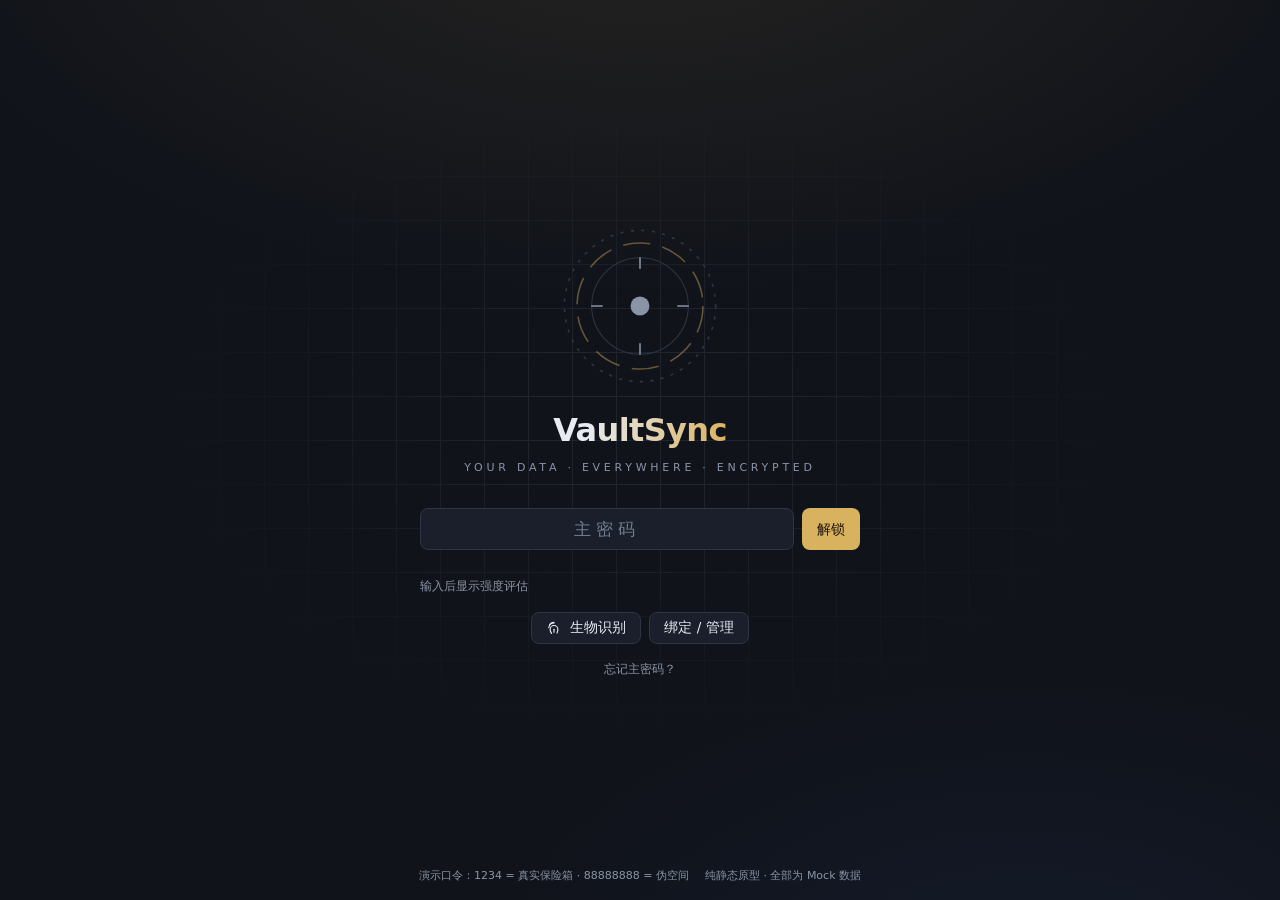
<file: prototype/v2.0/index.html>
<!DOCTYPE html>
<html lang="zh-CN" data-theme="dark" data-bp="desktop">
<head>
<meta charset="utf-8">
<meta name="viewport" content="width=device-width, initial-scale=1">
<title>VaultSync V2.0 · 桌面端高保真原型</title>
<meta name="description" content="VaultSync V2.0 桌面端高保真 HTML 原型（纯静态、零依赖、无构建）。全部为 Mock 数据，不含任何真实加密逻辑。">
<!--
  设计方案与页面清单依据：
    docs/v2.0/03-前端设计.md   §2 信息架构与断点 / §3 状态设计 / §4 线框图 / §5 Token V2 / §6 无障碍
    docs/v2.0/04-前端展示形式.md §2 视图与列表 / §3 可视化 / §4 动效 / §5 通知分级
    docs/v2.0/05-01…05-06、07、08、12、13 各模块 UI 面
  约定：二级界面一律居中弹窗（modal），不使用滑入抽屉。
-->
<link rel="stylesheet" href="assets/tokens.css">
<link rel="stylesheet" href="assets/base.css">
<link rel="stylesheet" href="assets/components.css">
<link rel="stylesheet" href="assets/views.css">
</head>
<body>

<!-- 应用挂载点：锁屏 / 主壳层 / 全屏阻塞页 由 app.js 渲染 -->
<div id="root"></div>

<!-- Toast 宿主（info 级提示） -->
<div class="toast-host" aria-live="polite" aria-atomic="false"></div>

<!--
  经典脚本加载顺序即依赖顺序。
  刻意不使用 ES Module —— file:// 直接双击打开时模块加载会被浏览器 CORS 策略拦截。
-->
<script src="js/core.js"></script>
<script src="js/ui.js"></script>
<script src="js/data.js"></script>
<script src="js/views-vault.js"></script>
<script src="js/views-sync.js"></script>
<script src="js/views-security.js"></script>
<script src="js/views-system.js"></script>
<script src="js/app.js"></script>
</body>
</html>
</file>
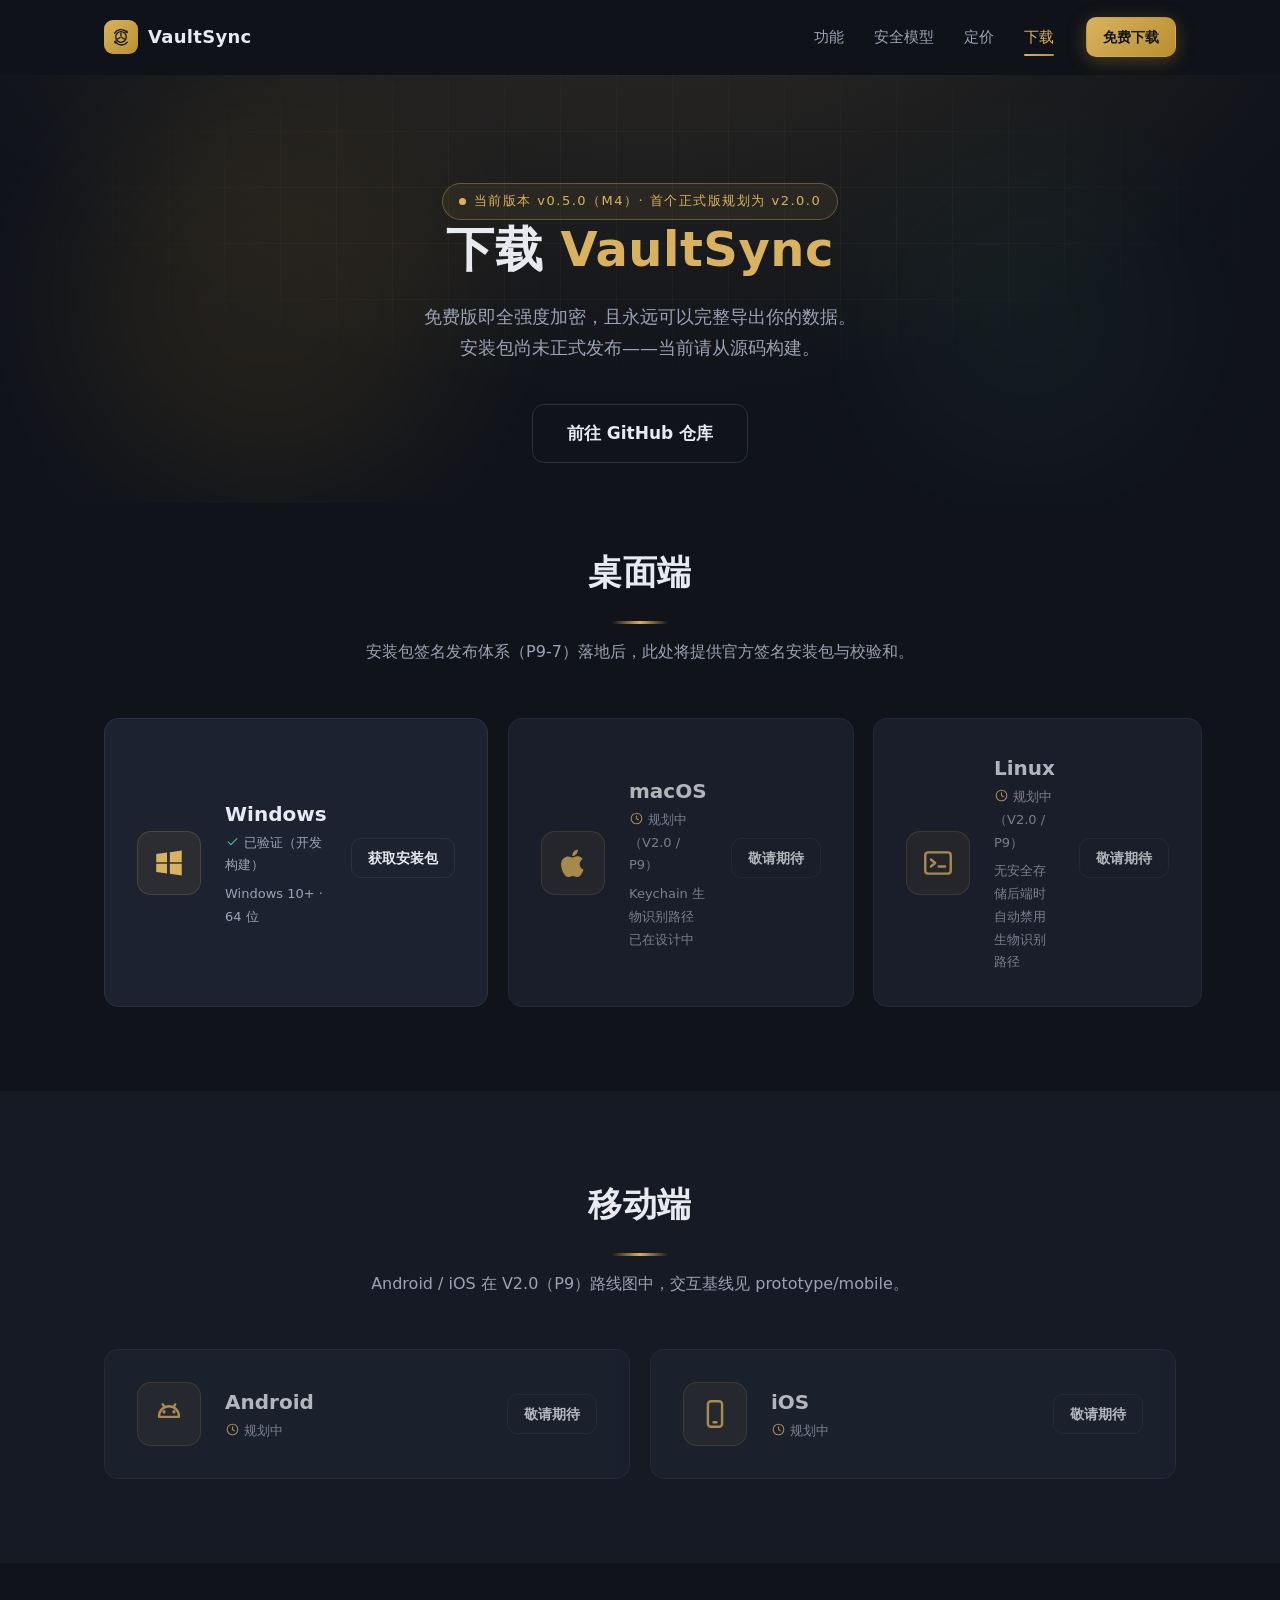
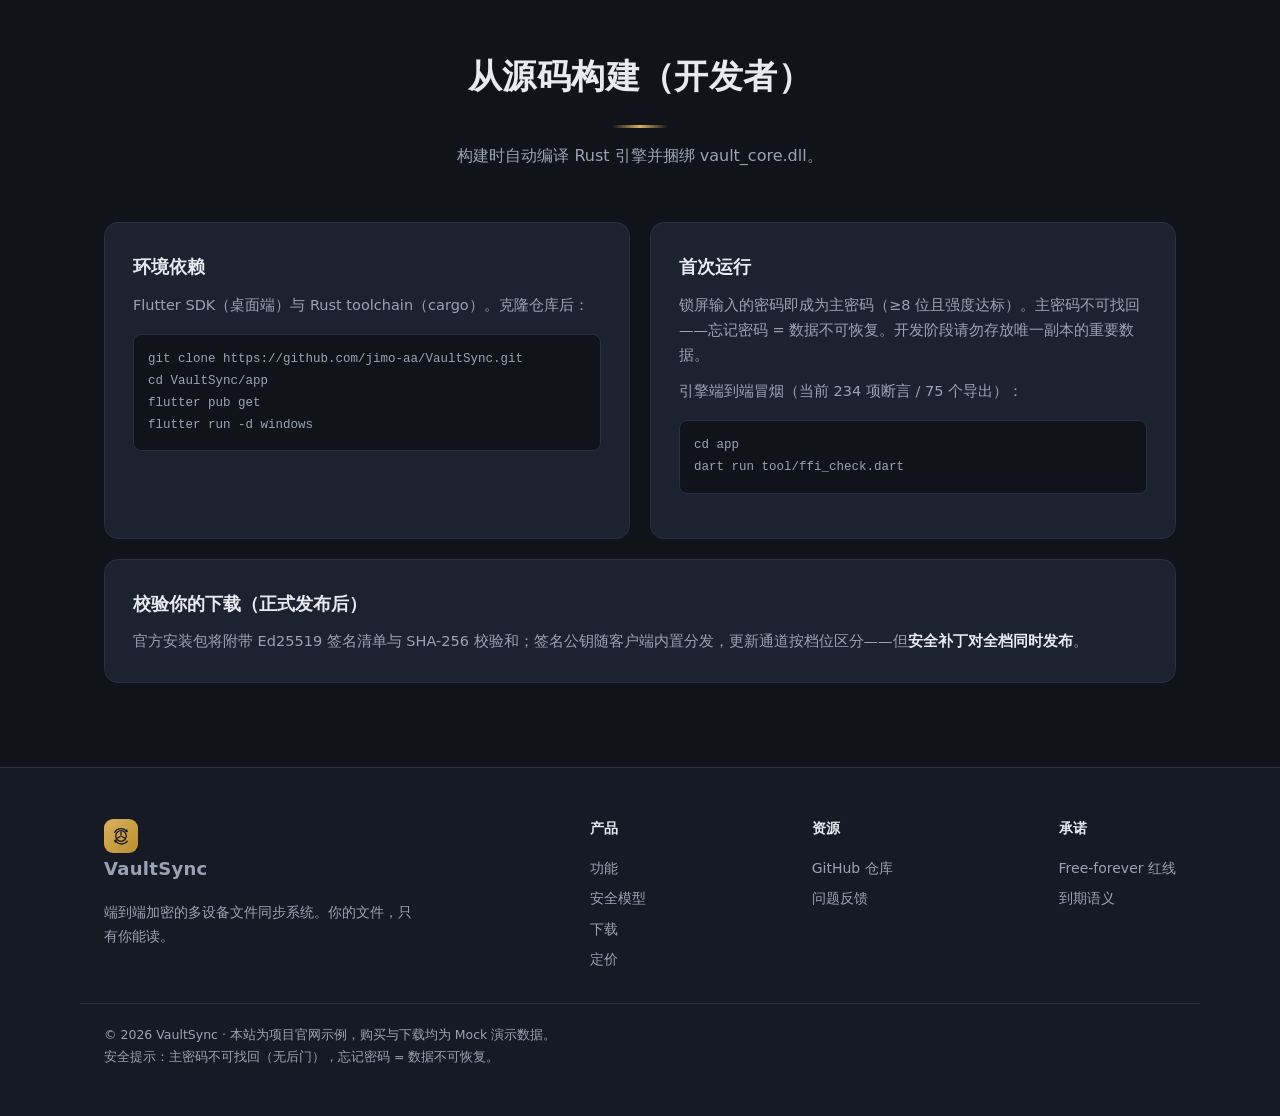
<file: website/download.html>
<!DOCTYPE html>
<html lang="zh-CN">
<head>
<meta charset="UTF-8">
<meta name="viewport" content="width=device-width, initial-scale=1.0">
<title>下载 — VaultSync</title>
<meta name="description" content="下载 VaultSync：Windows 已验证，macOS / Linux / 移动端规划中。免费版即全强度加密。">
<link rel="icon" type="image/svg+xml" href="assets/favicon.svg">
<link rel="stylesheet" href="assets/style.css">
</head>
<body>

<nav class="nav">
  <div class="nav-inner">
    <a class="brand" href="index.html"><span class="logo"><svg class="i"><use href="#i-logo"/></svg></span>VaultSync</a>
    <div class="nav-links">
      <a href="index.html#features">功能</a>
      <a href="index.html#security">安全模型</a>
      <a href="pricing.html">定价</a>
      <a href="download.html" class="active">下载</a>
      <a class="btn btn-gold btn-sm" href="#windows">免费下载</a>
    </div>
  </div>
</nav>

<header class="hero" style="padding-bottom:40px;">
  <div class="hero-bg"><span class="orb orb-1"></span><span class="orb orb-2"></span></div>
  <div class="wrap">
    <span class="badge"><span class="dot"></span>当前版本 v0.5.0（M4）· 首个正式版规划为 v2.0.0</span>
    <h1>下载 <span class="gold">VaultSync</span></h1>
    <p class="sub">免费版即全强度加密，且永远可以完整导出你的数据。<br>安装包尚未正式发布——当前请从源码构建。</p>
    <div class="cta">
      <a class="btn btn-ghost btn-lg" href="https://github.com/jimo-aa/VaultSync">前往 GitHub 仓库</a>
    </div>
  </div>
</header>

<section id="windows" style="padding-top:40px;">
  <div class="wrap">
    <div class="sec-head">
      <h2>桌面端</h2>
      <p>安装包签名发布体系（P9-7）落地后，此处将提供官方签名安装包与校验和。</p>
    </div>
    <div class="grid g3">
      <div class="dl-card">
        <div class="ico"><svg class="i"><use href="#i-win"/></svg></div>
        <div class="info">
          <h3>Windows</h3>
          <p class="ver"><svg class="i ti"><use href="#i-check"/></svg> 已验证（开发构建）</p>
          <p class="req">Windows 10+ · 64 位</p>
        </div>
        <div>
          <a class="btn btn-ghost btn-sm" href="#" data-download>获取安装包</a>
        </div>
      </div>
      <div class="dl-card wip">
        <div class="ico"><svg class="i"><use href="#i-apple"/></svg></div>
        <div class="info">
          <h3>macOS</h3>
          <p class="ver"><svg class="i ti" style="color:var(--gold)"><use href="#i-clock"/></svg> 规划中（V2.0 / P9）</p>
          <p class="req">Keychain 生物识别路径已在设计中</p>
        </div>
        <div>
          <a class="btn btn-ghost btn-sm" href="#" data-download>敬请期待</a>
        </div>
      </div>
      <div class="dl-card wip">
        <div class="ico"><svg class="i"><use href="#i-linux"/></svg></div>
        <div class="info">
          <h3>Linux</h3>
          <p class="ver"><svg class="i ti" style="color:var(--gold)"><use href="#i-clock"/></svg> 规划中（V2.0 / P9）</p>
          <p class="req">无安全存储后端时自动禁用生物识别路径</p>
        </div>
        <div>
          <a class="btn btn-ghost btn-sm" href="#" data-download>敬请期待</a>
        </div>
      </div>
    </div>
  </div>
</section>

<section class="alt" id="mobile">
  <div class="wrap">
    <div class="sec-head">
      <h2>移动端</h2>
      <p>Android / iOS 在 V2.0（P9）路线图中，交互基线见 prototype/mobile。</p>
    </div>
    <div class="grid g2">
      <div class="dl-card wip">
        <div class="ico"><svg class="i"><use href="#i-android"/></svg></div>
        <div class="info">
          <h3>Android</h3>
          <p class="ver"><svg class="i ti" style="color:var(--gold)"><use href="#i-clock"/></svg> 规划中</p>
        </div>
        <a class="btn btn-ghost btn-sm" href="#" data-download>敬请期待</a>
      </div>
      <div class="dl-card wip">
        <div class="ico"><svg class="i"><use href="#i-phone"/></svg></div>
        <div class="info">
          <h3>iOS</h3>
          <p class="ver"><svg class="i ti" style="color:var(--gold)"><use href="#i-clock"/></svg> 规划中</p>
        </div>
        <a class="btn btn-ghost btn-sm" href="#" data-download>敬请期待</a>
      </div>
    </div>
  </div>
</section>

<section id="build">
  <div class="wrap">
    <div class="sec-head">
      <h2>从源码构建（开发者）</h2>
      <p>构建时自动编译 Rust 引擎并捆绑 vault_core.dll。</p>
    </div>
    <div class="grid g2">
      <div class="card">
        <h3>环境依赖</h3>
        <p>Flutter SDK（桌面端）与 Rust toolchain（cargo）。克隆仓库后：</p>
        <div class="license-box">git clone https://github.com/jimo-aa/VaultSync.git
cd VaultSync/app
flutter pub get
flutter run -d windows</div>
      </div>
      <div class="card">
        <h3>首次运行</h3>
        <p>锁屏输入的密码即成为主密码（≥8 位且强度达标）。主密码不可找回——忘记密码 = 数据不可恢复。开发阶段请勿存放唯一副本的重要数据。</p>
        <p style="margin-top:10px;">引擎端到端冒烟（当前 234 项断言 / 75 个导出）：</p>
        <div class="license-box">cd app
dart run tool/ffi_check.dart</div>
      </div>
    </div>
    <div class="card" style="margin-top:20px;">
      <h3>校验你的下载（正式发布后）</h3>
      <p style="color:var(--muted);">官方安装包将附带 Ed25519 签名清单与 SHA-256 校验和；签名公钥随客户端内置分发，更新通道按档位区分——但<strong style="color:var(--text);">安全补丁对全档同时发布</strong>。</p>
    </div>
  </div>
</section>

<footer>
  <div class="foot-inner">
    <div class="foot-col" style="max-width:320px;">
      <a class="brand" href="index.html"><span class="logo"><svg class="i"><use href="#i-logo"/></svg></span>VaultSync</a>
      <p style="margin-top:12px;">端到端加密的多设备文件同步系统。你的文件，只有你能读。</p>
    </div>
    <div class="foot-col">
      <h4>产品</h4>
      <a href="index.html#features">功能</a>
      <a href="index.html#security">安全模型</a>
      <a href="download.html">下载</a>
      <a href="pricing.html">定价</a>
    </div>
    <div class="foot-col">
      <h4>资源</h4>
      <a href="https://github.com/jimo-aa/VaultSync">GitHub 仓库</a>
      <a href="https://github.com/jimo-aa/VaultSync/issues">问题反馈</a>
    </div>
    <div class="foot-col">
      <h4>承诺</h4>
      <a href="index.html#promise">Free-forever 红线</a>
      <a href="pricing.html#terms">到期语义</a>
    </div>
  </div>
  <div class="foot-note">
    © 2026 VaultSync · 本站为项目官网示例，购买与下载均为 Mock 演示数据。<br>
    安全提示：主密码不可找回（无后门），忘记密码 = 数据不可恢复。
  </div>
</footer>

<div id="toast"></div>
<script src="assets/app.js"></script>
</body>
</html>
</file>
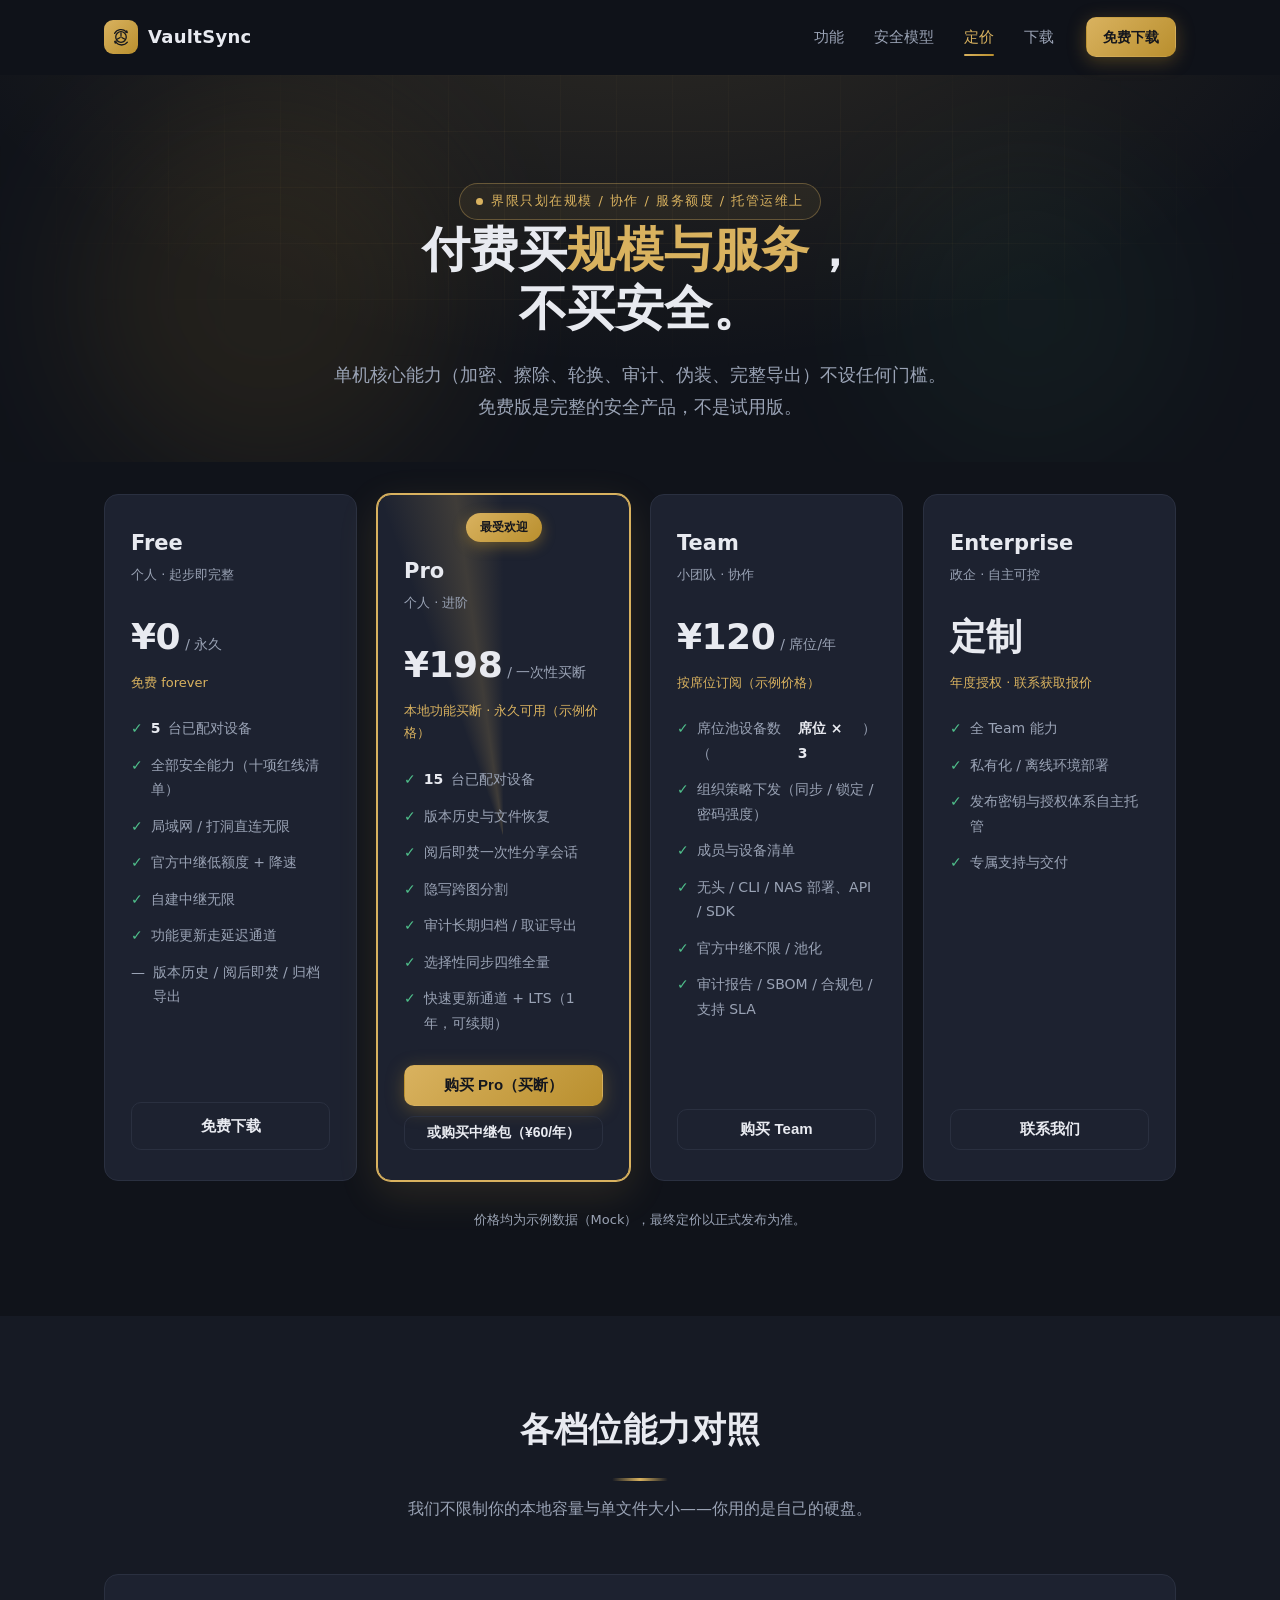
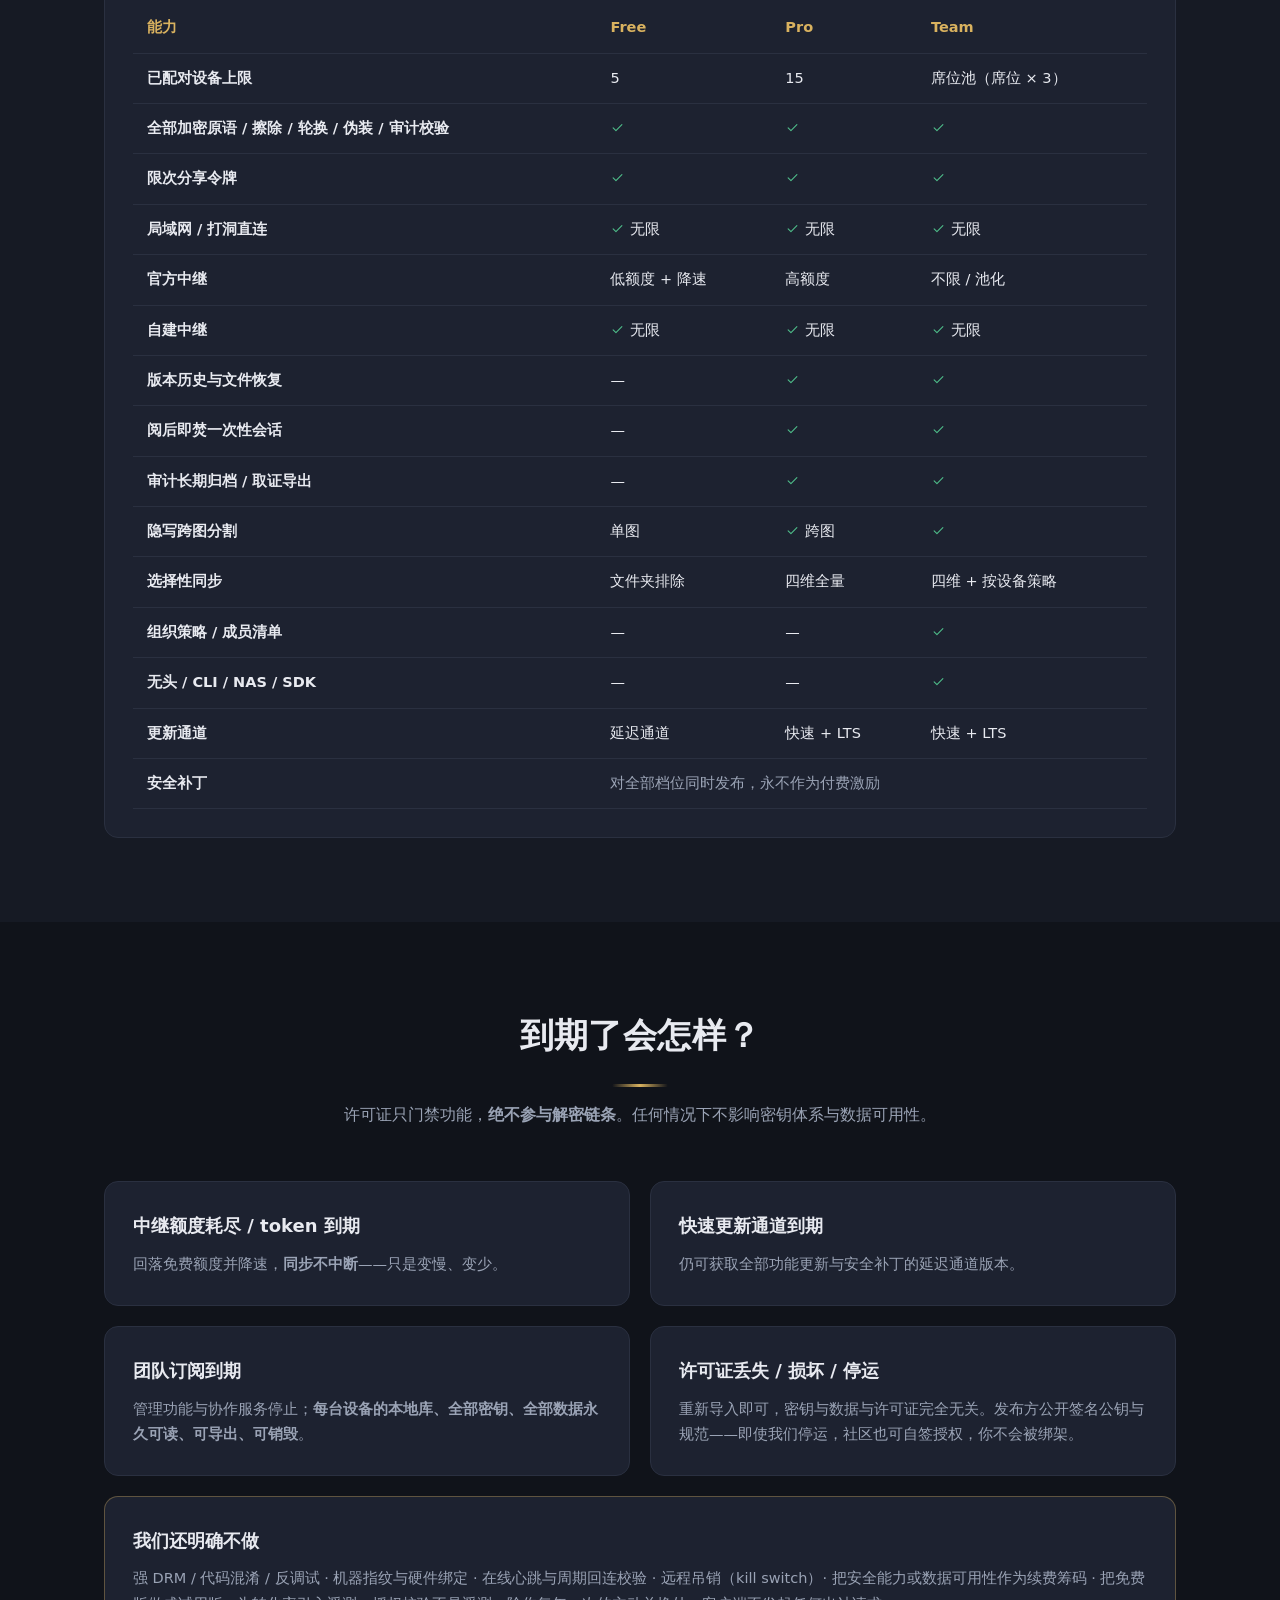
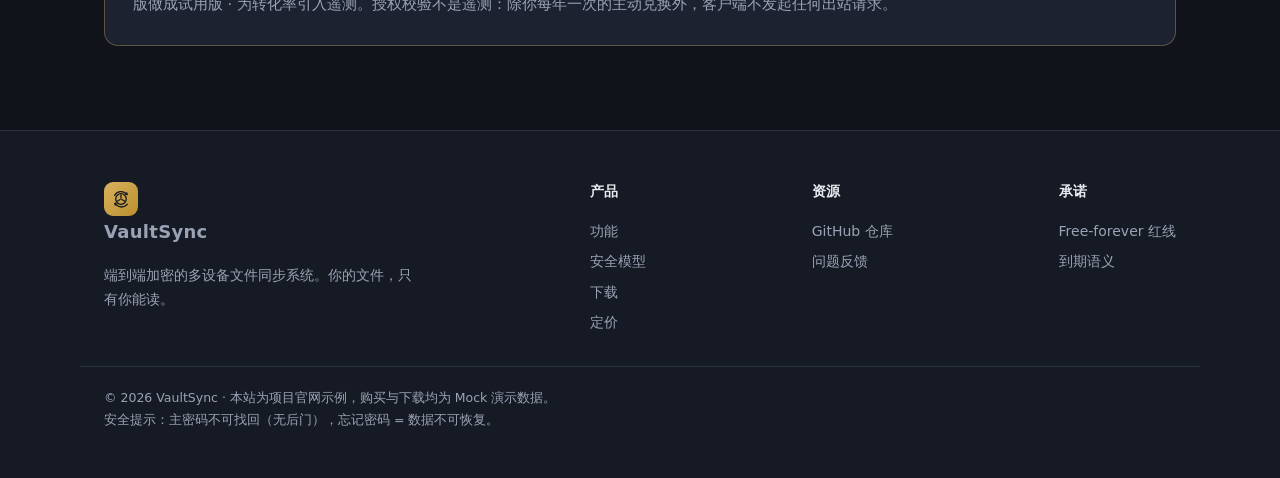
<file: website/pricing.html>
<!DOCTYPE html>
<html lang="zh-CN">
<head>
<meta charset="UTF-8">
<meta name="viewport" content="width=device-width, initial-scale=1.0">
<title>定价 — VaultSync</title>
<meta name="description" content="VaultSync 定价：Free 永久免费（全部安全能力）、Pro 一次性买断、Team 按席位、企业自建部署。付费买规模与协作，不买安全。">
<link rel="icon" type="image/svg+xml" href="assets/favicon.svg">
<link rel="stylesheet" href="assets/style.css">
</head>
<body>

<nav class="nav">
  <div class="nav-inner">
    <a class="brand" href="index.html"><span class="logo"><svg class="i"><use href="#i-logo"/></svg></span>VaultSync</a>
    <div class="nav-links">
      <a href="index.html#features">功能</a>
      <a href="index.html#security">安全模型</a>
      <a href="pricing.html" class="active">定价</a>
      <a href="download.html">下载</a>
      <a class="btn btn-gold btn-sm" href="download.html">免费下载</a>
    </div>
  </div>
</nav>

<header class="hero" style="padding-bottom:40px;">
  <div class="hero-bg"><span class="orb orb-1"></span><span class="orb orb-2"></span></div>
  <div class="wrap">
    <span class="badge"><span class="dot"></span>界限只划在规模 / 协作 / 服务额度 / 托管运维上</span>
    <h1>付费买<span class="gold">规模与服务</span>，<br>不买安全。</h1>
    <p class="sub">单机核心能力（加密、擦除、轮换、审计、伪装、完整导出）不设任何门槛。<br>免费版是完整的安全产品，不是试用版。</p>
  </div>
</header>

<section style="padding-top:32px;">
  <div class="wrap">
    <div class="tier-grid">
      <div class="tier">
        <h3>Free</h3>
        <p class="who">个人 · 起步即完整</p>
        <div class="price"><b>¥0</b> <span>/ 永久</span></div>
        <p class="mode">免费 forever</p>
        <ul>
          <li><b>5</b> 台已配对设备</li>
          <li>全部安全能力（十项红线清单）</li>
          <li>局域网 / 打洞直连无限</li>
          <li>官方中继低额度 + 降速</li>
          <li>自建中继无限</li>
          <li>功能更新走延迟通道</li>
          <li class="off">版本历史 / 阅后即焚 / 归档导出</li>
        </ul>
        <a class="btn btn-ghost btn-block" href="download.html">免费下载</a>
      </div>
      <div class="tier hot">
        <span class="tag">最受欢迎</span>
        <h3>Pro</h3>
        <p class="who">个人 · 进阶</p>
        <div class="price"><b>¥198</b> <span>/ 一次性买断</span></div>
        <p class="mode">本地功能买断 · 永久可用（示例价格）</p>
        <ul>
          <li><b>15</b> 台已配对设备</li>
          <li>版本历史与文件恢复</li>
          <li>阅后即焚一次性分享会话</li>
          <li>隐写跨图分割</li>
          <li>审计长期归档 / 取证导出</li>
          <li>选择性同步四维全量</li>
          <li>快速更新通道 + LTS（1 年，可续期）</li>
        </ul>
        <button class="btn btn-gold btn-block" data-buy="pro">购买 Pro（买断）</button>
        <div style="margin-top:10px;">
          <button class="btn btn-ghost btn-block btn-sm" data-buy="relay">或购买中继包（¥60/年）</button>
        </div>
      </div>
      <div class="tier">
        <h3>Team</h3>
        <p class="who">小团队 · 协作</p>
        <div class="price"><b>¥120</b> <span>/ 席位/年</span></div>
        <p class="mode">按席位订阅（示例价格）</p>
        <ul>
          <li>席位池设备数（<b>席位 × 3</b>）</li>
          <li>组织策略下发（同步 / 锁定 / 密码强度）</li>
          <li>成员与设备清单</li>
          <li>无头 / CLI / NAS 部署、API / SDK</li>
          <li>官方中继不限 / 池化</li>
          <li>审计报告 / SBOM / 合规包 / 支持 SLA</li>
        </ul>
        <button class="btn btn-ghost btn-block" data-buy="team">购买 Team</button>
      </div>
      <div class="tier">
        <h3>Enterprise</h3>
        <p class="who">政企 · 自主可控</p>
        <div class="price"><b>定制</b></div>
        <p class="mode">年度授权 · 联系获取报价</p>
        <ul>
          <li>全 Team 能力</li>
          <li>私有化 / 离线环境部署</li>
          <li>发布密钥与授权体系自主托管</li>
          <li>专属支持与交付</li>
        </ul>
        <button class="btn btn-ghost btn-block" data-buy="enterprise">联系我们</button>
      </div>
    </div>
    <p style="text-align:center;margin-top:28px;color:var(--muted);font-size:13px;">
      价格均为示例数据（Mock），最终定价以正式发布为准。
    </p>
  </div>
</section>

<section class="alt" id="limits">
  <div class="wrap">
    <div class="sec-head">
      <h2>各档位能力对照</h2>
      <p>我们不限制你的本地容量与单文件大小——你用的是自己的硬盘。</p>
    </div>
    <div class="card" style="overflow-x:auto;">
      <table class="feature-table">
        <thead><tr><th>能力</th><th>Free</th><th>Pro</th><th>Team</th></tr></thead>
        <tbody>
          <tr><td>已配对设备上限</td><td>5</td><td>15</td><td>席位池（席位 × 3）</td></tr>
          <tr><td>全部加密原语 / 擦除 / 轮换 / 伪装 / 审计校验</td><td><svg class="i ti"><use href="#i-check"/></svg></td><td><svg class="i ti"><use href="#i-check"/></svg></td><td><svg class="i ti"><use href="#i-check"/></svg></td></tr>
          <tr><td>限次分享令牌</td><td><svg class="i ti"><use href="#i-check"/></svg></td><td><svg class="i ti"><use href="#i-check"/></svg></td><td><svg class="i ti"><use href="#i-check"/></svg></td></tr>
          <tr><td>局域网 / 打洞直连</td><td><svg class="i ti"><use href="#i-check"/></svg> 无限</td><td><svg class="i ti"><use href="#i-check"/></svg> 无限</td><td><svg class="i ti"><use href="#i-check"/></svg> 无限</td></tr>
          <tr><td>官方中继</td><td>低额度 + 降速</td><td>高额度</td><td>不限 / 池化</td></tr>
          <tr><td>自建中继</td><td><svg class="i ti"><use href="#i-check"/></svg> 无限</td><td><svg class="i ti"><use href="#i-check"/></svg> 无限</td><td><svg class="i ti"><use href="#i-check"/></svg> 无限</td></tr>
          <tr><td>版本历史与文件恢复</td><td>—</td><td><svg class="i ti"><use href="#i-check"/></svg></td><td><svg class="i ti"><use href="#i-check"/></svg></td></tr>
          <tr><td>阅后即焚一次性会话</td><td>—</td><td><svg class="i ti"><use href="#i-check"/></svg></td><td><svg class="i ti"><use href="#i-check"/></svg></td></tr>
          <tr><td>审计长期归档 / 取证导出</td><td>—</td><td><svg class="i ti"><use href="#i-check"/></svg></td><td><svg class="i ti"><use href="#i-check"/></svg></td></tr>
          <tr><td>隐写跨图分割</td><td>单图</td><td><svg class="i ti"><use href="#i-check"/></svg> 跨图</td><td><svg class="i ti"><use href="#i-check"/></svg></td></tr>
          <tr><td>选择性同步</td><td>文件夹排除</td><td>四维全量</td><td>四维 + 按设备策略</td></tr>
          <tr><td>组织策略 / 成员清单</td><td>—</td><td>—</td><td><svg class="i ti"><use href="#i-check"/></svg></td></tr>
          <tr><td>无头 / CLI / NAS / SDK</td><td>—</td><td>—</td><td><svg class="i ti"><use href="#i-check"/></svg></td></tr>
          <tr><td>更新通道</td><td>延迟通道</td><td>快速 + LTS</td><td>快速 + LTS</td></tr>
          <tr><td>安全补丁</td><td colspan="3" class="note">对全部档位同时发布，永不作为付费激励</td></tr>
        </tbody>
      </table>
    </div>
  </div>
</section>

<section id="terms">
  <div class="wrap">
    <div class="sec-head">
      <h2>到期了会怎样？</h2>
      <p>许可证只门禁功能，<strong>绝不参与解密链条</strong>。任何情况下不影响密钥体系与数据可用性。</p>
    </div>
    <div class="grid g2">
      <div class="card"><h3>中继额度耗尽 / token 到期</h3><p>回落免费额度并降速，<strong>同步不中断</strong>——只是变慢、变少。</p></div>
      <div class="card"><h3>快速更新通道到期</h3><p>仍可获取全部功能更新与安全补丁的延迟通道版本。</p></div>
      <div class="card"><h3>团队订阅到期</h3><p>管理功能与协作服务停止；<strong>每台设备的本地库、全部密钥、全部数据永久可读、可导出、可销毁</strong>。</p></div>
      <div class="card"><h3>许可证丢失 / 损坏 / 停运</h3><p>重新导入即可，密钥与数据与许可证完全无关。发布方公开签名公钥与规范——即使我们停运，社区也可自签授权，你不会被绑架。</p></div>
    </div>
    <div class="card" style="margin-top:20px;border-color:rgba(217,178,95,.35);">
      <h3>我们还明确不做</h3>
      <p style="color:var(--muted);">
        强 DRM / 代码混淆 / 反调试 · 机器指纹与硬件绑定 · 在线心跳与周期回连校验 ·
        远程吊销（kill switch）· 把安全能力或数据可用性作为续费筹码 · 把免费版做成试用版 ·
        为转化率引入遥测。授权校验不是遥测：除你每年一次的主动兑换外，客户端不发起任何出站请求。
      </p>
    </div>
  </div>
</section>

<footer>
  <div class="foot-inner">
    <div class="foot-col" style="max-width:320px;">
      <a class="brand" href="index.html"><span class="logo"><svg class="i"><use href="#i-logo"/></svg></span>VaultSync</a>
      <p style="margin-top:12px;">端到端加密的多设备文件同步系统。你的文件，只有你能读。</p>
    </div>
    <div class="foot-col">
      <h4>产品</h4>
      <a href="index.html#features">功能</a>
      <a href="index.html#security">安全模型</a>
      <a href="download.html">下载</a>
      <a href="pricing.html">定价</a>
    </div>
    <div class="foot-col">
      <h4>资源</h4>
      <a href="https://github.com/jimo-aa/VaultSync">GitHub 仓库</a>
      <a href="https://github.com/jimo-aa/VaultSync/issues">问题反馈</a>
    </div>
    <div class="foot-col">
      <h4>承诺</h4>
      <a href="index.html#promise">Free-forever 红线</a>
      <a href="pricing.html#terms">到期语义</a>
    </div>
  </div>
  <div class="foot-note">
    © 2026 VaultSync · 本站为项目官网示例，购买与下载均为 Mock 演示数据。<br>
    安全提示：主密码不可找回（无后门），忘记密码 = 数据不可恢复。
  </div>
</footer>

<!-- 购买弹窗（Mock，居中 modal） -->
<div class="modal-mask" id="purchase-mask">
  <div class="modal">
    <div class="form-view">
      <h3 id="pm-title">购买</h3>
      <p class="sub" id="pm-mode"></p>
      <div class="opt-row">
        <div class="field" id="pm-seats-wrap" style="display:none;">
          <label for="pm-seats">席位数（≥2）</label>
          <input type="number" id="pm-seats" min="2" value="2">
        </div>
        <div class="field" id="pm-years-wrap">
          <label for="pm-years" id="pm-years-label">购买年限</label>
          <input type="number" id="pm-years" min="1" max="5" value="1">
        </div>
      </div>
      <div class="field">
        <label for="pm-email">接收邮箱（licensee，仅用于展示）</label>
        <input type="email" id="pm-email" placeholder="you@example.com">
      </div>
      <div class="field">
        <label for="pm-pay-method">支付方式</label>
        <select id="pm-pay-method">
          <option>支付宝（演示）</option>
          <option>微信支付（演示）</option>
          <option>银行卡（演示）</option>
        </select>
      </div>
      <div class="summary"><span id="pm-desc"></span><b id="pm-total"></b></div>
      <div class="actions">
        <button class="btn btn-ghost" data-close>取消</button>
        <button class="btn btn-gold" id="pm-pay">确认支付</button>
      </div>
      <p class="mock-note"><svg class="i"><use href="#i-warn"/></svg><span>演示环境：本页不会发起任何真实网络请求与扣款，生成的「许可证」为未签名的 Mock 数据，不可用于真实客户端。</span></p>
    </div>
    <div class="success-view" style="display:none;">
      <div class="big"><svg class="i"><use href="#i-check"/></svg></div>
      <h3>购买成功（演示）</h3>
      <p class="sub">以下为 Mock 许可证数据（VSL1 格式演示，未签名）</p>
      <div class="license-box" id="pm-license"></div>
      <div class="actions">
        <button class="btn btn-ghost" data-close>关闭</button>
        <a class="btn btn-gold" id="pm-download" download>下载许可证文件</a>
      </div>
    </div>
  </div>
</div>

<div id="toast"></div>
<script src="assets/app.js"></script>
</body>
</html>
</file>
<file: website/assets/style.css>
/* VaultSync 官网 — 零依赖静态样式（V2：动效增强版）
   品牌色沿用产品代际：暗色 #10131A + 香槟金 #D9B25F（现行代 Token V2 亮金 #B98F2E 用于强调） */
:root {
  --bg: #10131a;
  --bg-2: #161a24;
  --bg-3: #1d2230;
  --line: #2a3040;
  --text: #e8eaf0;
  --muted: #9aa3b5;
  --gold: #d9b25f;
  --gold-strong: #b98f2e;
  --green: #4fbf8b;
  --red: #e06c6c;
  --radius: 14px;
  --maxw: 1120px;
  --ease: cubic-bezier(.22, .61, .36, 1);
  --spring: cubic-bezier(.34, 1.56, .64, 1);
}
* { box-sizing: border-box; margin: 0; padding: 0; }
html { scroll-behavior: smooth; }
body {
  background: var(--bg);
  color: var(--text);
  font-family: "Segoe UI", "PingFang SC", "Microsoft YaHei", system-ui, sans-serif;
  line-height: 1.75;
  overflow-x: hidden;
  -webkit-font-smoothing: antialiased;
}
a { color: var(--gold); text-decoration: none; }
a:hover { text-decoration: none; }
::selection { background: rgba(217, 178, 95, .3); }
::-webkit-scrollbar { width: 10px; }
::-webkit-scrollbar-track { background: var(--bg); }
::-webkit-scrollbar-thumb { background: var(--line); border-radius: 5px; }
::-webkit-scrollbar-thumb:hover { background: var(--gold-strong); }
.wrap { max-width: var(--maxw); margin: 0 auto; padding: 0 24px; }

/* ================= 顶部导航 ================= */
.nav {
  position: sticky; top: 0; z-index: 50;
  background: rgba(16, 19, 26, .78);
  backdrop-filter: blur(14px);
  border-bottom: 1px solid transparent;
  transition: border-color .35s var(--ease), background .35s var(--ease), box-shadow .35s var(--ease);
}
.nav.scrolled {
  background: rgba(16, 19, 26, .95);
  border-bottom-color: var(--line);
  box-shadow: 0 8px 32px rgba(0, 0, 0, .35);
}
.nav-inner {
  max-width: var(--maxw); margin: 0 auto; padding: 16px 24px;
  display: flex; align-items: center; gap: 28px;
  transition: padding .35s var(--ease);
}
.nav.scrolled .nav-inner { padding-top: 11px; padding-bottom: 11px; }
.brand { display: flex; align-items: center; gap: 10px; font-weight: 700; font-size: 18px; color: var(--text); letter-spacing: .3px; }
.brand .logo {
  width: 34px; height: 34px; border-radius: 9px; flex: none;
  background: linear-gradient(135deg, var(--gold), var(--gold-strong));
  display: grid; place-items: center; color: #14161d;
  box-shadow: 0 0 0 0 rgba(217, 178, 95, .45);
  transition: transform .4s var(--spring), box-shadow .4s var(--ease);
}
.brand .logo .i { width: 22px; height: 22px; }
.brand:hover .logo { transform: rotate(-8deg) scale(1.08); box-shadow: 0 0 22px rgba(217, 178, 95, .5); }
.nav-links { display: flex; gap: 6px; margin-left: auto; align-items: center; }
.nav-links a:not(.btn) {
  position: relative; color: var(--muted); font-size: 15px; padding: 8px 12px;
  transition: color .25s var(--ease);
}
.nav-links a:not(.btn)::after {
  content: ""; position: absolute; left: 12px; right: 12px; bottom: 2px; height: 2px;
  background: linear-gradient(90deg, var(--gold), var(--gold-strong));
  border-radius: 2px; transform: scaleX(0); transform-origin: left;
  transition: transform .3s var(--ease);
}
.nav-links a:not(.btn):hover { color: var(--text); }
.nav-links a:not(.btn):hover::after,
.nav-links a.active::after { transform: scaleX(1); }
.nav-links a.active { color: var(--gold); }
.nav-links .btn { margin-left: 14px; }

/* ================= 按钮（扫光） ================= */
.btn {
  position: relative; display: inline-block; overflow: hidden;
  padding: 10px 22px; border-radius: 10px;
  font-size: 15px; font-weight: 600; border: 1px solid transparent;
  cursor: pointer; text-align: center; white-space: nowrap;
  transition: transform .25s var(--spring), box-shadow .3s var(--ease),
    border-color .25s var(--ease), color .25s var(--ease), filter .25s var(--ease);
}
.btn::before {
  content: ""; position: absolute; top: 0; left: -80%; width: 50%; height: 100%;
  background: linear-gradient(105deg, transparent, rgba(255, 255, 255, .35), transparent);
  transform: skewX(-20deg); transition: left .55s var(--ease);
  pointer-events: none;
}
.btn:hover::before { left: 130%; }
.btn:active { transform: scale(.97); }
.btn-gold {
  background: linear-gradient(135deg, var(--gold), var(--gold-strong)); color: #14161d;
  box-shadow: 0 4px 18px rgba(185, 143, 46, .35);
}
.btn-gold:hover { transform: translateY(-2px); box-shadow: 0 10px 30px rgba(185, 143, 46, .5); }
.btn-ghost { border-color: var(--line); color: var(--text); background: transparent; }
.btn-ghost:hover { border-color: var(--gold); color: var(--gold); transform: translateY(-2px); }
.btn-sm { padding: 7px 16px; font-size: 14px; }
.btn-lg { padding: 14px 34px; font-size: 17px; border-radius: 12px; }
.btn-block { display: block; width: 100%; }

/* ================= Hero ================= */
.hero { position: relative; padding: 108px 0 80px; text-align: center; overflow: hidden; }
.hero-bg { position: absolute; inset: 0; pointer-events: none; overflow: hidden; }
.hero-bg::before {
  content: ""; position: absolute; inset: -40% -20% auto; height: 140%;
  background: radial-gradient(ellipse at 50% 0%, rgba(217, 178, 95, .16), transparent 58%);
  animation: breathe 7s ease-in-out infinite;
}
.hero-bg::after {
  content: ""; position: absolute; inset: 0;
  background-image:
    linear-gradient(rgba(217, 178, 95, .045) 1px, transparent 1px),
    linear-gradient(90deg, rgba(217, 178, 95, .045) 1px, transparent 1px);
  background-size: 56px 56px;
  mask-image: radial-gradient(ellipse 75% 62% at 50% 32%, #000 30%, transparent 72%);
  -webkit-mask-image: radial-gradient(ellipse 75% 62% at 50% 32%, #000 30%, transparent 72%);
}
@keyframes breathe {
  0%, 100% { opacity: .75; transform: scale(1); }
  50% { opacity: 1; transform: scale(1.06); }
}
.orb {
  position: absolute; border-radius: 50%; filter: blur(70px); opacity: .5; pointer-events: none;
  animation: drift 16s ease-in-out infinite;
}
.orb-1 { width: 380px; height: 380px; left: 6%; top: 8%; background: rgba(185, 143, 46, .22); }
.orb-2 { width: 300px; height: 300px; right: 8%; top: 22%; background: rgba(79, 191, 139, .1); animation-delay: -8s; }
@keyframes drift {
  0%, 100% { transform: translate(0, 0); }
  50% { transform: translate(36px, -26px); }
}
.hero .wrap { position: relative; z-index: 1; }
.hero h1 {
  font-size: 48px; line-height: 1.22; letter-spacing: .5px; font-weight: 800;
}
.hero h1 .gold { color: var(--gold); }
.hero .sub { max-width: 720px; margin: 22px auto 0; color: var(--muted); font-size: 18px; }
.hero .cta { margin-top: 40px; display: flex; gap: 16px; justify-content: center; flex-wrap: wrap; }
.hero .meta { margin-top: 26px; color: var(--muted); font-size: 13px; }
.badge {
  display: inline-flex; align-items: center; gap: 8px; padding: 6px 16px; border-radius: 999px;
  border: 1px solid rgba(217, 178, 95, .35); background: rgba(217, 178, 95, .07);
  color: var(--gold); font-size: 13px; letter-spacing: 1.5px;
}
.badge .dot {
  width: 7px; height: 7px; border-radius: 50%; background: var(--gold);
  box-shadow: 0 0 0 0 rgba(217, 178, 95, .6);
  animation: pulse-dot 2.2s var(--ease) infinite;
}
@keyframes pulse-dot {
  0% { box-shadow: 0 0 0 0 rgba(217, 178, 95, .55); }
  70% { box-shadow: 0 0 0 9px rgba(217, 178, 95, 0); }
  100% { box-shadow: 0 0 0 0 rgba(217, 178, 95, 0); }
}

/* Hero 入场编排 */
.hero .badge, .hero h1, .hero .sub, .hero .cta, .hero .meta {
  opacity: 0; transform: translateY(26px);
  animation: rise .8s var(--ease) forwards;
}
.hero h1 { animation-delay: .12s; }
.hero .sub { animation-delay: .24s; }
.hero .cta { animation-delay: .36s; }
.hero .meta { animation-delay: .48s; }
@keyframes rise { to { opacity: 1; transform: translateY(0); } }

/* ================= 滚动入场 ================= */
.reveal {
  opacity: 0; transform: translateY(30px);
  transition: opacity .7s var(--ease), transform .7s var(--ease);
  transition-delay: var(--d, 0s);
  will-change: opacity, transform;
}
.reveal.in { opacity: 1; transform: translateY(0); }

/* ================= 区块 ================= */
section { padding: 84px 0; position: relative; }
section.alt { background: var(--bg-2); }
.sec-head { text-align: center; max-width: 760px; margin: 0 auto 52px; }
.sec-head h2 { font-size: 34px; letter-spacing: .4px; }
.sec-head h2::after {
  content: ""; display: block; width: 56px; height: 3px; margin: 18px auto 0;
  border-radius: 3px;
  background: linear-gradient(90deg, transparent, var(--gold), transparent);
}
.sec-head p { color: var(--muted); margin-top: 14px; }
.grid { display: grid; gap: 20px; }
.g2 { grid-template-columns: repeat(2, 1fr); }
.g3 { grid-template-columns: repeat(3, 1fr); }
.g4 { grid-template-columns: repeat(4, 1fr); }

/* 卡片：悬浮抬升 + 金色描边辉光 */
.card {
  position: relative;
  background: var(--bg-3); border: 1px solid var(--line); border-radius: var(--radius);
  padding: 28px;
  transition: transform .35s var(--spring), border-color .35s var(--ease), box-shadow .35s var(--ease);
}
.card::before {
  content: ""; position: absolute; inset: 0; border-radius: var(--radius); pointer-events: none;
  background: radial-gradient(480px circle at var(--mx, 50%) var(--my, 50%), rgba(217, 178, 95, .09), transparent 45%);
  opacity: 0; transition: opacity .35s var(--ease);
}
.card:hover { transform: translateY(-6px); border-color: rgba(217, 178, 95, .45); box-shadow: 0 18px 48px rgba(0, 0, 0, .4); }
.card:hover::before { opacity: 1; }
.card h3 { font-size: 18px; margin-bottom: 10px; }
.card p { color: var(--muted); font-size: 14.5px; }
.card .ico {
  width: 48px; height: 48px; margin-bottom: 16px; display: grid; place-items: center;
  border-radius: 12px; color: var(--gold);
  background: rgba(217, 178, 95, .08); border: 1px solid rgba(217, 178, 95, .18);
  transition: transform .4s var(--spring), background .3s var(--ease), box-shadow .3s var(--ease);
}
.card:hover .ico { transform: scale(1.12) rotate(-5deg); background: rgba(217, 178, 95, .15); box-shadow: 0 0 24px rgba(217, 178, 95, .25); }
.i { width: 26px; height: 26px; display: block; }
.ti { display: inline-block; width: 15px; height: 15px; vertical-align: -2px; color: var(--green); }

/* ================= 统计带 ================= */
.stats { border-bottom: 1px solid var(--line); background: var(--bg-2); padding: 52px 0; }
.stats-grid { display: grid; grid-template-columns: repeat(4, 1fr); gap: 20px; text-align: center; }
.stat b {
  display: block; font-size: 42px; font-weight: 800; letter-spacing: 1px;
  background: linear-gradient(120deg, var(--gold), #f0d9a0);
  -webkit-background-clip: text; background-clip: text; color: transparent;
  font-variant-numeric: tabular-nums;
}
.stat span { color: var(--muted); font-size: 14px; }

/* ================= 表格 ================= */
.feature-table { width: 100%; border-collapse: collapse; font-size: 14.5px; }
.feature-table th, .feature-table td { padding: 12px 14px; border-bottom: 1px solid var(--line); text-align: left; vertical-align: top; transition: background .25s var(--ease); }
.feature-table tbody tr { transition: background .25s var(--ease); }
.feature-table tbody tr:hover { background: rgba(217, 178, 95, .045); }
.feature-table th { color: var(--gold); font-weight: 600; white-space: nowrap; }
.feature-table td:first-child { color: var(--text); font-weight: 600; white-space: nowrap; }
.feature-table .note { color: var(--muted); }

/* ================= 定价 ================= */
.tier-grid { display: grid; gap: 20px; grid-template-columns: repeat(4, 1fr); align-items: stretch; }
.tier {
  position: relative; overflow: hidden;
  background: var(--bg-3); border: 1px solid var(--line); border-radius: var(--radius);
  padding: 30px 26px; display: flex; flex-direction: column;
  transition: transform .35s var(--spring), border-color .35s var(--ease), box-shadow .35s var(--ease);
}
.tier:hover { transform: translateY(-8px); border-color: rgba(217, 178, 95, .5); box-shadow: 0 20px 52px rgba(0, 0, 0, .42); }
.tier.hot {
  border-color: var(--gold);
  box-shadow: 0 0 0 1px var(--gold), 0 12px 40px rgba(217, 178, 95, .14);
}
.tier.hot { padding-top: 58px; }
.tier.hot .tag {
  top: 18px; animation: bob 3.2s ease-in-out infinite;
}
.tier.hot::after {
  content: ""; position: absolute; top: -60%; left: -60%; width: 220%; height: 220%;
  background: conic-gradient(from 0deg, transparent 0 340deg, rgba(217, 178, 95, .18) 352deg, transparent 360deg);
  animation: halo-spin 5.5s linear infinite; pointer-events: none;
}
@keyframes halo-spin { to { transform: rotate(360deg); } }
.tier > * { position: relative; z-index: 1; }
.tier .tag {
  position: absolute; top: -12px; left: 50%; transform: translateX(-50%); z-index: 2;
  background: linear-gradient(135deg, var(--gold), var(--gold-strong)); color: #14161d;
  font-size: 12px; font-weight: 700; padding: 4px 14px; border-radius: 999px; white-space: nowrap;
  box-shadow: 0 4px 14px rgba(185, 143, 46, .45);
  animation: bob 3.2s ease-in-out infinite;
}
@keyframes bob { 0%, 100% { transform: translateX(-50%) translateY(0); } 50% { transform: translateX(-50%) translateY(-4px); } }
.tier h3 { font-size: 21px; }
.tier .who { color: var(--muted); font-size: 13px; margin-top: 2px; }
.tier .price { margin: 18px 0 4px; }
.tier .price b { font-size: 36px; letter-spacing: -.5px; }
.tier .price span { color: var(--muted); font-size: 14px; }
.tier .mode { color: var(--gold); font-size: 13px; margin-bottom: 16px; }
.tier ul { list-style: none; flex: 1; margin-bottom: 24px; }
.tier li { padding: 6px 0; font-size: 14px; color: var(--muted); display: flex; gap: 8px; }
.tier li::before { content: "✓"; color: var(--green); font-weight: 700; flex: none; }
.tier li.off::before { content: "—"; color: var(--muted); font-weight: 400; }
.tier li b { color: var(--text); font-weight: 600; }

/* ================= Free-forever 红线 ================= */
.redline {
  border: 1px solid rgba(217, 178, 95, .35); background: rgba(217, 178, 95, .05);
  border-radius: var(--radius); padding: 36px; position: relative; overflow: hidden;
}
.redline h2 { text-align: center; font-size: 30px; }
.redline ol { margin: 26px auto 0; max-width: 780px; padding-left: 22px; }
.redline li { padding: 7px 0; color: var(--muted); font-size: 15px; transition: color .25s var(--ease), transform .25s var(--ease); }
.redline li:hover { color: var(--text); transform: translateX(4px); }
.redline li b { color: var(--text); }
.redline li::marker { color: var(--gold); font-weight: 700; }
.pledge { text-align: center; margin-top: 26px; color: var(--gold); font-size: 15px; letter-spacing: 1px; }

/* ================= 下载 ================= */
.dl-card {
  background: var(--bg-3); border: 1px solid var(--line); border-radius: var(--radius);
  padding: 32px; display: flex; gap: 24px; align-items: center;
  transition: transform .35s var(--spring), border-color .35s var(--ease), box-shadow .35s var(--ease);
}
.dl-card:hover { transform: translateY(-5px); border-color: rgba(217, 178, 95, .45); box-shadow: 0 16px 44px rgba(0, 0, 0, .4); }
.dl-card .ico {
  width: 64px; height: 64px; flex: none; display: grid; place-items: center;
  border-radius: 14px; color: var(--gold);
  background: rgba(217, 178, 95, .08); border: 1px solid rgba(217, 178, 95, .18);
  transition: transform .4s var(--spring), background .3s var(--ease);
}
.dl-card .ico .i { width: 34px; height: 34px; }
.dl-card:hover .ico { transform: scale(1.1); background: rgba(217, 178, 95, .15); }
.dl-card .info { flex: 1; }
.dl-card h3 { font-size: 20px; }
.dl-card .ver { color: var(--muted); font-size: 13px; }
.dl-card .req { color: var(--muted); font-size: 13px; margin-top: 6px; }
.dl-card.wip { opacity: .75; }

/* ================= 弹窗（居中 modal） ================= */
.modal-mask {
  display: none; position: fixed; inset: 0; z-index: 100;
  background: rgba(0, 0, 0, .65); backdrop-filter: blur(6px);
  align-items: flex-start; justify-content: center; padding: 60px 20px;
  overflow-y: auto;
}
.modal-mask.open { display: flex; animation: fade-in .25s var(--ease); }
.modal {
  background: var(--bg-2); border: 1px solid var(--line); border-radius: var(--radius);
  width: 520px; max-width: 100%; padding: 32px;
  animation: pop-in .35s var(--spring);
  box-shadow: 0 30px 90px rgba(0, 0, 0, .55);
}
@keyframes fade-in { from { opacity: 0; } }
@keyframes pop-in { from { opacity: 0; transform: translateY(24px) scale(.96); } }
.modal h3 { font-size: 21px; margin-bottom: 6px; }
.modal .sub { color: var(--muted); font-size: 14px; margin-bottom: 20px; }
.field { margin-bottom: 16px; }
.field label { display: block; font-size: 13px; color: var(--muted); margin-bottom: 6px; }
.field input, .field select {
  width: 100%; padding: 10px 12px; border-radius: 8px; font-size: 15px;
  border: 1px solid var(--line); background: var(--bg); color: var(--text);
  transition: border-color .25s var(--ease), box-shadow .25s var(--ease);
}
.field input:focus, .field select:focus {
  outline: none; border-color: var(--gold);
  box-shadow: 0 0 0 3px rgba(217, 178, 95, .15);
}
.opt-row { display: flex; gap: 10px; }
.opt-row .field { flex: 1; }
.summary {
  border-top: 1px solid var(--line); margin-top: 8px; padding-top: 16px;
  display: flex; justify-content: space-between; align-items: center; font-size: 15px;
}
.summary b { font-size: 22px; color: var(--gold); }
.modal .actions { display: flex; gap: 12px; margin-top: 22px; }
.modal .actions .btn { flex: 1; }
.mock-note {
  margin-top: 16px; font-size: 12.5px; color: var(--muted);
  border: 1px dashed var(--line); border-radius: 8px; padding: 10px 12px;
  display: flex; gap: 8px; align-items: flex-start;
}
.mock-note .i { width: 16px; height: 16px; flex: none; margin-top: 2px; color: var(--gold); }
.success-view { text-align: center; }
.success-view .big { color: var(--green); }
.success-view .big .i { width: 52px; height: 52px; }
.success-view h3 { margin: 10px 0 4px; }
.license-box {
  text-align: left; background: var(--bg); border: 1px solid var(--line); border-radius: 8px;
  padding: 14px; font-family: Consolas, "Courier New", monospace; font-size: 12.5px;
  color: var(--muted); max-height: 260px; overflow: auto; white-space: pre; margin: 16px 0;
}

/* ================= Toast / 返回顶部 ================= */
#toast {
  position: fixed; bottom: 30px; left: 50%; transform: translateX(-50%) translateY(20px);
  background: var(--bg-3); border: 1px solid var(--gold); color: var(--text);
  padding: 12px 22px; border-radius: 10px; font-size: 14px; z-index: 200;
  opacity: 0; pointer-events: none; transition: all .3s var(--ease);
  box-shadow: 0 12px 40px rgba(0, 0, 0, .5);
}
#toast.show { opacity: 1; transform: translateX(-50%) translateY(0); }
#backtop {
  position: fixed; right: 28px; bottom: 28px; z-index: 90;
  width: 44px; height: 44px; border-radius: 12px; border: 1px solid var(--line);
  background: var(--bg-3); color: var(--gold); font-size: 18px; cursor: pointer;
  opacity: 0; pointer-events: none; transform: translateY(12px);
  transition: all .35s var(--ease);
  box-shadow: 0 10px 30px rgba(0, 0, 0, .4);
}
#backtop.show { opacity: 1; pointer-events: auto; transform: translateY(0); }
#backtop:hover { border-color: var(--gold); transform: translateY(-3px); }

/* ================= 页脚 ================= */
footer { border-top: 1px solid var(--line); padding: 48px 0; color: var(--muted); font-size: 14px; background: var(--bg-2); }
.foot-inner { max-width: var(--maxw); margin: 0 auto; padding: 0 24px; display: flex; gap: 40px; flex-wrap: wrap; justify-content: space-between; }
.foot-col h4 { color: var(--text); font-size: 14px; margin-bottom: 12px; }
.foot-col a { display: block; color: var(--muted); padding: 3px 0; transition: color .25s var(--ease), transform .25s var(--ease); }
.foot-col a:hover { color: var(--gold); transform: translateX(3px); }
.foot-note { max-width: var(--maxw); margin: 28px auto 0; padding: 20px 24px 0; border-top: 1px solid var(--line); font-size: 12.5px; }

/* ================= 响应式 ================= */
@media (max-width: 960px) {
  .g3, .g4, .tier-grid { grid-template-columns: repeat(2, 1fr); }
  .stats-grid { grid-template-columns: repeat(2, 1fr); }
  .hero h1 { font-size: 36px; }
}
@media (max-width: 640px) {
  .g2, .g3, .g4, .tier-grid, .stats-grid { grid-template-columns: 1fr; }
  .nav-links a:not(.btn) { display: none; }
  .hero { padding: 72px 0 56px; }
  .hero h1 { font-size: 31px; }
  .stat b { font-size: 34px; }
}

/* 减少动态效果（系统偏好优先） */
@media (prefers-reduced-motion: reduce) {
  *, *::before, *::after { animation: none !important; transition: none !important; }
  .reveal, .hero .badge, .hero h1, .hero .sub, .hero .cta, .hero .meta { opacity: 1; transform: none; }
  html { scroll-behavior: auto; }
}
</file>
<file: prototype/v2.0/assets/tokens.css>
/* ============================================================================
 * VaultSync V2.0 原型 — Design Token V2
 * 唯一事实来源：docs/v2.0/03-前端设计.md §五.2 / §五.3 / §五.4
 * 亮暗双主题；新增 4 个语义色必须对应一个可命名的引擎状态（§5.1）
 * ==========================================================================*/

:root {
  /* ---- 12 个沿用 Token（§5.2 表一）------------------------------------- */
  --c-background:   #F7F8FA;
  --c-surface:      #FFFFFF;
  --c-surface-alt:  #EEF0F4;
  --c-border:       #E3E6EC;
  --c-text:         #1A2333;
  --c-text-2:       #5A6A7F;
  --c-accent:       #B98F2E;   /* 香槟金；亮色以实现值 #B98F2E 为准 */
  --c-accent-alt:   #2050E0;   /* 动作主色 */
  --c-success:      #1E9B5A;
  --c-warning:      #D9820B;
  --c-danger:       #C53A3A;
  --c-encrypt:      #7A5CC0;

  /* ---- V2.0 新增 4 个语义色（§5.2 表二）-------------------------------- */
  --c-maintenance:  #0E7C86;   /* 维护态：轮换 / 迁移 / 恢复 —— 受控暂停，不是危险 */
  --c-erase:        #93335F;   /* 擦除强度 EraseClassBadge 基色 */
  --c-quarantine:   #54682C;   /* 隔离 / 冲突副本 */
  --c-stale:        #55606F;   /* 租约被占只读降级（码 9）与状态未知占位 */

  --c-maintenance-soft: #1F0E7C86;
  --c-erase-soft:       #1F93335F;
  --c-quarantine-soft:  #1F54682C;
  --c-stale-soft:       #1A55606F;

  /* ---- 派生：soft 底（原色 + 低透明度）与描边 ------------------------- */
  --c-accent-soft:    rgba(185, 143, 46, 0.12);
  --c-accent-alt-soft:rgba(32, 80, 224, 0.10);
  --c-success-soft:   rgba(30, 155, 90, 0.12);
  --c-warning-soft:   rgba(217, 130, 11, 0.12);
  --c-danger-soft:    rgba(197, 58, 58, 0.12);
  --c-encrypt-soft:   rgba(122, 92, 192, 0.12);

  --c-accent-line:    rgba(185, 143, 46, 0.40);
  --c-focus-ring:     rgba(32, 80, 224, 0.45);

  /* ---- 三级阴影 elev.1/2/3（§5.4）------------------------------------- */
  --shadow-1: 0 1px 2px rgba(16, 19, 26, .06), 0 0 0 1px rgba(16, 19, 26, .04);
  --shadow-2: 0 4px 12px rgba(16, 19, 26, .10), 0 0 0 1px rgba(16, 19, 26, .05);
  --shadow-3: 0 16px 48px rgba(16, 19, 26, .18), 0 0 0 1px rgba(16, 19, 26, .06);
  --backdrop: rgba(16, 19, 26, .38);

  /* ---- 间距 sp.1–sp.6（§5.4）------------------------------------------- */
  --sp-1: 4px;  --sp-2: 8px;  --sp-3: 12px;
  --sp-4: 16px; --sp-5: 24px; --sp-6: 32px;

  /* ---- 圆角 radius.sm/md/lg（§5.4）------------------------------------ */
  --r-sm: 8px; --r-md: 12px; --r-lg: 16px; --r-pill: 999px;

  /* ---- 字体族（§5.3）-------------------------------------------------- */
  --font-ui: "Segoe UI", "PingFang SC", "Noto Sans SC", "Microsoft YaHei",
             system-ui, -apple-system, sans-serif;
  --font-mono: "JetBrains Mono", "Cascadia Code", Consolas, "SF Mono", monospace;

  /* ---- 排版层级（§5.3）------------------------------------------------ */
  --fs-display: 32px; --fw-display: 600;
  --fs-h1: 21px;      --fw-h1: 600;
  --fs-h2: 18px;      --fw-h2: 600;
  --fs-body: 13.5px;  --fw-body: 400;
  --fs-caption: 12px; --fw-caption: 400;
  --fs-mono: 12px;

  /* ---- 布局常量（§2.1 / §2.2）---------------------------------------- */
  --sidebar-w: 232px;
  --sidebar-w-collapsed: 76px;
  --content-max-w: 1280px;
  --topbar-h: 56px;
  --detail-panel-w: 360px;
  --search-w: 300px;

  /* ---- 动效（§6.4：一律 ≤300ms，缓动 ease-out，只用 transform/opacity）*/
  --mo-fast: 120ms; --mo-base: 180ms; --mo-slow: 260ms;
  --ease-out: cubic-bezier(.16, 1, .3, 1);
  --ease-in-out: cubic-bezier(.4, 0, .2, 1);
}

/* ---- 暗色主题：默认主题（「暗室 / 金库」基调，§5.1）------------------- */
:root,
:root[data-theme="dark"] {
  --c-background:   #10131A;
  --c-surface:      #1A1F2B;
  --c-surface-alt:  #242A38;
  --c-border:       #2E3544;
  --c-text:         #E8EBF2;
  --c-text-2:       #8A94A6;
  --c-accent:       #D9B25F;
  --c-accent-alt:   #4C7BFF;
  --c-success:      #34C77B;
  --c-warning:      #F0A63C;
  --c-danger:       #E55252;
  --c-encrypt:      #9B7FE0;

  --c-maintenance:  #38B2B8;
  --c-erase:        #C4668F;
  --c-quarantine:   #9BB05A;
  --c-stale:        #8492A6;

  --c-maintenance-soft: #2438B2B8;
  --c-erase-soft:       #24C4668F;
  --c-quarantine-soft:  #249BB05A;
  --c-stale-soft:       #208492A6;

  --c-accent-soft:     rgba(217, 178, 95, 0.14);
  --c-accent-alt-soft: rgba(76, 123, 255, 0.14);
  --c-success-soft:    rgba(52, 199, 123, 0.14);
  --c-warning-soft:    rgba(240, 166, 60, 0.14);
  --c-danger-soft:     rgba(229, 82, 82, 0.14);
  --c-encrypt-soft:    rgba(155, 127, 224, 0.16);

  --c-accent-line:  rgba(217, 178, 95, 0.42);
  --c-focus-ring:   rgba(76, 123, 255, 0.55);

  --shadow-1: 0 1px 2px rgba(0, 0, 0, .40), 0 0 0 1px rgba(255, 255, 255, .04);
  --shadow-2: 0 6px 18px rgba(0, 0, 0, .45), 0 0 0 1px rgba(255, 255, 255, .05);
  --shadow-3: 0 20px 56px rgba(0, 0, 0, .60), 0 0 0 1px rgba(255, 255, 255, .06);
  --backdrop: rgba(6, 8, 12, .62);
}

:root[data-theme="light"] {
  --c-background:   #F7F8FA;
  --c-surface:      #FFFFFF;
  --c-surface-alt:  #EEF0F4;
  --c-border:       #E3E6EC;
  --c-text:         #1A2333;
  --c-text-2:       #5A6A7F;
  --c-accent:       #B98F2E;
  --c-accent-alt:   #2050E0;
  --c-success:      #1E9B5A;
  --c-warning:      #D9820B;
  --c-danger:       #C53A3A;
  --c-encrypt:      #7A5CC0;

  --c-maintenance:  #0E7C86;
  --c-erase:        #93335F;
  --c-quarantine:   #54682C;
  --c-stale:        #55606F;

  --c-maintenance-soft: #1F0E7C86;
  --c-erase-soft:       #1F93335F;
  --c-quarantine-soft:  #1F54682C;
  --c-stale-soft:       #1A55606F;

  --c-accent-soft:     rgba(185, 143, 46, 0.12);
  --c-accent-alt-soft: rgba(32, 80, 224, 0.10);
  --c-success-soft:    rgba(30, 155, 90, 0.12);
  --c-warning-soft:    rgba(217, 130, 11, 0.12);
  --c-danger-soft:     rgba(197, 58, 58, 0.12);
  --c-encrypt-soft:    rgba(122, 92, 192, 0.12);

  --c-accent-line:  rgba(185, 143, 46, 0.40);
  --c-focus-ring:   rgba(32, 80, 224, 0.45);

  --shadow-1: 0 1px 2px rgba(16, 19, 26, .06), 0 0 0 1px rgba(16, 19, 26, .04);
  --shadow-2: 0 4px 12px rgba(16, 19, 26, .10), 0 0 0 1px rgba(16, 19, 26, .05);
  --shadow-3: 0 16px 48px rgba(16, 19, 26, .18), 0 0 0 1px rgba(16, 19, 26, .06);
  --backdrop: rgba(16, 19, 26, .38);
}

/* ---- 断点档位（§2.2）：由 JS 写在 <html data-bp> 上，CSS 只读不判 ------ */
:root[data-bp="phone"] {
  --sidebar-w: 0px;
  --topbar-h: 52px;
  --page-pad: var(--sp-4);
}
:root[data-bp="tablet"] { --page-pad: var(--sp-5); }
:root[data-bp="desktop"],
:root[data-bp="wide"]   { --page-pad: var(--sp-5); }
:root { --page-pad: var(--sp-5); }

/* ---- 动效偏好（§6.4）：reduced-motion 一律退化为瞬时 ---------------- */
@media (prefers-reduced-motion: reduce) {
  :root { --mo-fast: 0ms; --mo-base: 0ms; --mo-slow: 0ms; }
}
</file>
<file: prototype/v2.0/assets/base.css>
/* ============================================================================
 * VaultSync V2.0 原型 — 基础层（reset / 排版 / 通用工具类）
 * ==========================================================================*/

*, *::before, *::after { box-sizing: border-box; }

html, body { height: 100%; }

body {
  margin: 0;
  font-family: var(--font-ui);
  font-size: var(--fs-body);
  font-weight: var(--fw-body);
  line-height: 1.55;
  color: var(--c-text);
  background: var(--c-background);
  -webkit-font-smoothing: antialiased;
  text-rendering: optimizeLegibility;
  overflow: hidden; /* 桌面外壳自行滚动，避免双滚动条 */
}

h1, h2, h3, h4, p, figure { margin: 0; }
ul, ol { margin: 0; padding: 0; list-style: none; }
button, input, select, textarea { font: inherit; color: inherit; }
button { background: none; border: 0; padding: 0; cursor: pointer; }
a { color: var(--c-accent-alt); text-decoration: none; }
a:hover { text-decoration: underline; }
img, svg { display: block; }
table { border-collapse: collapse; width: 100%; }
hr { border: 0; border-top: 1px solid var(--c-border); margin: var(--sp-4) 0; }

/* ---- 焦点可见性（§6.3）：键盘才显示焦点环，鼠标点击不显示 ------------ */
:focus { outline: none; }
:focus-visible {
  outline: 2px solid var(--c-focus-ring);
  outline-offset: 2px;
  border-radius: var(--r-sm);
}

/* ---- 滚动条 ---------------------------------------------------------- */
* { scrollbar-width: thin; scrollbar-color: var(--c-border) transparent; }
::-webkit-scrollbar { width: 10px; height: 10px; }
::-webkit-scrollbar-track { background: transparent; }
::-webkit-scrollbar-thumb {
  background: var(--c-border);
  border-radius: var(--r-pill);
  border: 3px solid transparent;
  background-clip: content-box;
}
::-webkit-scrollbar-thumb:hover { background: var(--c-stale); background-clip: content-box; }

/* ---- 排版层级（§5.3）------------------------------------------------- */
.t-display { font-size: var(--fs-display); font-weight: var(--fw-display); line-height: 1.2; letter-spacing: -.02em; }
.t-h1      { font-size: var(--fs-h1);      font-weight: var(--fw-h1);      line-height: 1.3; letter-spacing: -.01em; }
.t-h2      { font-size: var(--fs-h2);      font-weight: var(--fw-h2);      line-height: 1.35; }
.t-body    { font-size: var(--fs-body); }
.t-caption { font-size: var(--fs-caption); color: var(--c-text-2); }
.t-mono {
  font-family: var(--font-mono);
  font-size: var(--fs-mono);
  direction: ltr;
  unicode-bidi: isolate;
  font-variant-numeric: tabular-nums;
}
.t-num { font-variant-numeric: tabular-nums; }
.t-muted { color: var(--c-text-2); }
.t-strong { font-weight: 600; }
.t-truncate { overflow: hidden; text-overflow: ellipsis; white-space: nowrap; min-width: 0; }
.t-clamp-2 { display: -webkit-box; -webkit-line-clamp: 2; -webkit-box-orient: vertical; overflow: hidden; }

/* ---- 布局工具 -------------------------------------------------------- */
.row { display: flex; align-items: center; gap: var(--sp-2); }
.row-between { display: flex; align-items: center; justify-content: space-between; gap: var(--sp-3); }
.col { display: flex; flex-direction: column; gap: var(--sp-2); }
.grow { flex: 1 1 auto; min-width: 0; }
.wrap { flex-wrap: wrap; }
.gap-1 { gap: var(--sp-1); } .gap-2 { gap: var(--sp-2); }
.gap-3 { gap: var(--sp-3); } .gap-4 { gap: var(--sp-4); }
.gap-5 { gap: var(--sp-5); }
.mt-1 { margin-top: var(--sp-1); } .mt-2 { margin-top: var(--sp-2); }
.mt-3 { margin-top: var(--sp-3); } .mt-4 { margin-top: var(--sp-4); }
.mt-5 { margin-top: var(--sp-5); }
.hidden { display: none !important; }
.sr-only {
  position: absolute; width: 1px; height: 1px; padding: 0; margin: -1px;
  overflow: hidden; clip: rect(0 0 0 0); white-space: nowrap; border: 0;
}
.divider-v { width: 1px; align-self: stretch; background: var(--c-border); }

/* ---- 骨架屏 ---------------------------------------------------------- */
.skeleton {
  background: linear-gradient(90deg, var(--c-surface-alt) 25%, var(--c-border) 37%, var(--c-surface-alt) 63%);
  background-size: 400% 100%;
  animation: skeleton 1.4s ease-in-out infinite;
  border-radius: var(--r-sm);
}
@keyframes skeleton { 0% { background-position: 100% 50%; } 100% { background-position: 0 50%; } }
@media (prefers-reduced-motion: reduce) { .skeleton { animation: none; } }

/* ---- 进入动效（只动 transform / opacity，§6.4）---------------------- */
@keyframes vs-fade-in   { from { opacity: 0; } to { opacity: 1; } }
@keyframes vs-pop-in    { from { opacity: 0; transform: translateY(8px) scale(.98); } to { opacity: 1; transform: none; } }
@keyframes vs-slide-up  { from { opacity: 0; transform: translateY(12px); } to { opacity: 1; transform: none; } }
@keyframes vs-slide-down{ from { opacity: 0; transform: translateY(-10px); } to { opacity: 1; transform: none; } }
@keyframes vs-toast-in  { from { opacity: 0; transform: translateY(10px) scale(.98); } to { opacity: 1; transform: none; } }
@keyframes vs-spin      { to { transform: rotate(360deg); } }
@keyframes vs-pulse     { 0%,100% { opacity: 1; } 50% { opacity: .35; } }
@keyframes vs-shake {
  10%, 90% { transform: translateX(-1px); } 20%, 80% { transform: translateX(2px); }
  30%, 50%, 70% { transform: translateX(-4px); } 40%, 60% { transform: translateX(4px); }
}
.anim-fade  { animation: vs-fade-in var(--mo-base) var(--ease-out); }
.anim-pop   { animation: vs-pop-in var(--mo-slow) var(--ease-out); }
.anim-up    { animation: vs-slide-up var(--mo-base) var(--ease-out); }
.anim-shake { animation: vs-shake 420ms var(--ease-in-out); }
@media (prefers-reduced-motion: reduce) {
  .anim-fade, .anim-pop, .anim-up, .anim-shake { animation: none; }
}

/* ---- 通用表面 -------------------------------------------------------- */
.card {
  background: var(--c-surface);
  border: 1px solid var(--c-border);
  border-radius: var(--r-md);
  box-shadow: var(--shadow-1);
}
.card-pad { padding: var(--sp-4); }
.card-head {
  display: flex; align-items: center; justify-content: space-between;
  gap: var(--sp-3); padding: var(--sp-3) var(--sp-4);
  border-bottom: 1px solid var(--c-border);
}
.card-body { padding: var(--sp-4); }
.panel-alt { background: var(--c-surface-alt); }
</file>
<file: prototype/v2.0/assets/components.css>
/* ============================================================================
 * VaultSync V2.0 原型 — 组件层
 * 对应 docs/v2.0/03 §5.6「关键组件规范 V2」；新增 7 件：
 *   QueueRow / TransferRing / MaintenanceBanner / EraseClassBadge /
 *   RecoveryWizard / PeerDiscoverCard / ConflictPair
 * ==========================================================================*/

/* ============================ 1. 按钮 ==================================== */
.btn {
  display: inline-flex; align-items: center; justify-content: center; gap: var(--sp-2);
  min-height: 32px; padding: 0 14px;
  border-radius: var(--r-sm);
  border: 1px solid var(--c-border);
  background: var(--c-surface);
  color: var(--c-text);
  font-size: var(--fs-body); font-weight: 500;
  white-space: nowrap; cursor: pointer;
  transition: background var(--mo-fast) var(--ease-out),
              border-color var(--mo-fast) var(--ease-out),
              transform var(--mo-fast) var(--ease-out);
}
.btn:hover:not(:disabled) { background: var(--c-surface-alt); }
.btn:active:not(:disabled) { transform: scale(.98); }
.btn:disabled, .btn[aria-disabled="true"] { opacity: .45; cursor: not-allowed; }
.btn .ico { width: 16px; height: 16px; flex: none; }

.btn-primary { background: var(--c-accent-alt); border-color: transparent; color: #fff; }
.btn-primary:hover:not(:disabled) { background: var(--c-accent-alt); filter: brightness(1.1); }
.btn-accent  { background: var(--c-accent); border-color: transparent; color: #1A1206; }
.btn-accent:hover:not(:disabled) { filter: brightness(1.06); }
.btn-danger  { background: var(--c-danger); border-color: transparent; color: #fff; }
.btn-danger:hover:not(:disabled) { filter: brightness(1.08); }
.btn-ghost   { background: transparent; border-color: transparent; }
.btn-ghost:hover:not(:disabled) { background: var(--c-surface-alt); }
.btn-outline-danger { border-color: var(--c-danger); color: var(--c-danger); background: transparent; }
.btn-outline-danger:hover:not(:disabled) { background: var(--c-danger-soft); }
.btn-sm { min-height: 26px; padding: 0 10px; font-size: var(--fs-caption); }
.btn-lg { min-height: 40px; padding: 0 20px; }
.btn-block { width: 100%; }
.btn-icon { width: 32px; min-height: 32px; padding: 0; border-radius: var(--r-sm); }
.btn-icon.btn-sm { width: 26px; min-height: 26px; }

/* 触控目标：手机档 ≥44×44（§2.2） */
:root[data-bp="phone"] .btn { min-height: 44px; }
:root[data-bp="phone"] .btn-icon { width: 44px; min-height: 44px; }

/* ============================ 2. 表单控件 =============================== */
.field { display: flex; flex-direction: column; gap: 6px; }
.field-label { font-size: var(--fs-caption); font-weight: 600; color: var(--c-text); }
.field-label .req { color: var(--c-danger); margin-left: 2px; }
.field-hint { font-size: var(--fs-caption); color: var(--c-text-2); }
.field-error { font-size: var(--fs-caption); color: var(--c-danger); display: flex; align-items: center; gap: 4px; }

.input, .textarea, .select-native {
  width: 100%; min-height: 32px; padding: 5px 10px;
  background: var(--c-surface);
  border: 1px solid var(--c-border);
  border-radius: var(--r-sm);
  color: var(--c-text);
  transition: border-color var(--mo-fast) var(--ease-out), box-shadow var(--mo-fast) var(--ease-out);
}
.input::placeholder, .textarea::placeholder { color: var(--c-text-2); opacity: .8; }
.input:hover, .textarea:hover { border-color: var(--c-stale); }
.input:focus-visible, .textarea:focus-visible, .select-native:focus-visible {
  outline: none; border-color: var(--c-accent-alt);
  box-shadow: 0 0 0 3px var(--c-focus-ring);
}
.input[aria-invalid="true"] { border-color: var(--c-danger); }
.input:disabled, .textarea:disabled { background: var(--c-surface-alt); opacity: .6; cursor: not-allowed; }
.textarea { min-height: 76px; resize: vertical; line-height: 1.6; }
.input-mono { font-family: var(--font-mono); font-size: var(--fs-mono); letter-spacing: .02em; }
.input-lg { min-height: 42px; font-size: 15px; }
:root[data-bp="phone"] .input, :root[data-bp="phone"] .textarea { min-height: 44px; }

/* 输入框前后缀 */
.input-group { display: flex; align-items: stretch; }
.input-group .input { border-radius: 0; }
.input-group > :first-child { border-top-left-radius: var(--r-sm); border-bottom-left-radius: var(--r-sm); }
.input-group > :last-child  { border-top-right-radius: var(--r-sm); border-bottom-right-radius: var(--r-sm); }
.input-group .input:not(:first-child) { border-left: 0; }
.input-addon {
  display: flex; align-items: center; padding: 0 10px;
  background: var(--c-surface-alt); border: 1px solid var(--c-border);
  color: var(--c-text-2); font-size: var(--fs-caption); white-space: nowrap;
}

/* 搜索框 */
.search {
  position: relative; display: flex; align-items: center;
}
.search .search-ico { position: absolute; left: 9px; width: 15px; height: 15px; color: var(--c-text-2); pointer-events: none; }
.search .input { padding-left: 30px; padding-right: 30px; }
.search .search-clear { position: absolute; right: 6px; }

/* 复选框 / 单选 */
.check {
  display: inline-flex; align-items: flex-start; gap: 8px;
  cursor: pointer; font-size: var(--fs-body); line-height: 1.45;
}
.check input { position: absolute; opacity: 0; width: 0; height: 0; }
.check .box {
  flex: none; width: 16px; height: 16px; margin-top: 2px;
  border: 1.5px solid var(--c-border); border-radius: 4px;
  background: var(--c-surface);
  display: grid; place-items: center;
  transition: background var(--mo-fast) var(--ease-out), border-color var(--mo-fast) var(--ease-out);
}
.check .box.radio { border-radius: 50%; }
.check input:checked + .box { background: var(--c-accent-alt); border-color: var(--c-accent-alt); }
.check input:checked + .box::after {
  content: ""; width: 9px; height: 5px; border: 2px solid #fff;
  border-top: 0; border-right: 0; transform: rotate(-45deg) translate(1px, -1px);
}
.check input:checked + .box.radio::after {
  width: 7px; height: 7px; border: 0; border-radius: 50%; background: #fff; transform: none;
}
.check input:focus-visible + .box { box-shadow: 0 0 0 3px var(--c-focus-ring); }
.check input:disabled + .box { opacity: .45; }
.check:has(input:disabled) { cursor: not-allowed; opacity: .6; }
.check .check-text { min-width: 0; }
.check .check-sub { display: block; font-size: var(--fs-caption); color: var(--c-text-2); }

/* 开关 */
.switch { display: inline-flex; align-items: center; gap: 10px; cursor: pointer; }
.switch input { position: absolute; opacity: 0; width: 0; height: 0; }
.switch .track {
  flex: none; width: 38px; height: 22px; border-radius: var(--r-pill);
  background: var(--c-surface-alt); border: 1px solid var(--c-border);
  position: relative;
  transition: background var(--mo-base) var(--ease-out), border-color var(--mo-base) var(--ease-out);
}
.switch .track::after {
  content: ""; position: absolute; top: 2px; left: 2px;
  width: 16px; height: 16px; border-radius: 50%;
  background: var(--c-text-2);
  transition: transform var(--mo-base) var(--ease-out), background var(--mo-base) var(--ease-out);
}
.switch input:checked + .track { background: var(--c-accent-alt); border-color: var(--c-accent-alt); }
.switch input:checked + .track::after { transform: translateX(16px); background: #fff; }
.switch input:focus-visible + .track { box-shadow: 0 0 0 3px var(--c-focus-ring); }
.switch input:disabled + .track { opacity: .45; cursor: not-allowed; }
.switch .switch-sub { display: block; font-size: var(--fs-caption); color: var(--c-text-2); }

/* 自定义下拉选择器（Select） */
.select { position: relative; display: inline-block; min-width: 140px; }
.select.select-block { display: block; width: 100%; }
.select-btn {
  display: flex; align-items: center; justify-content: space-between; gap: var(--sp-2);
  width: 100%; min-height: 32px; padding: 5px 10px;
  background: var(--c-surface); border: 1px solid var(--c-border);
  border-radius: var(--r-sm); text-align: left; cursor: pointer;
}
.select-btn:hover { border-color: var(--c-stale); }
.select[data-open="true"] .select-btn { border-color: var(--c-accent-alt); box-shadow: 0 0 0 3px var(--c-focus-ring); }
.select-btn .caret { width: 14px; height: 14px; color: var(--c-text-2); flex: none; transition: transform var(--mo-fast) var(--ease-out); }
.select[data-open="true"] .select-btn .caret { transform: rotate(180deg); }
.select-btn .select-value { overflow: hidden; text-overflow: ellipsis; white-space: nowrap; }
.select-btn[aria-disabled="true"] { opacity: .5; cursor: not-allowed; }
.select-pop {
  position: absolute; z-index: 60; top: calc(100% + 4px); left: 0; min-width: 100%;
  max-height: 320px; overflow-y: auto; padding: 4px;
  background: var(--c-surface); border: 1px solid var(--c-border);
  border-radius: var(--r-md); box-shadow: var(--shadow-3);
  animation: vs-slide-down var(--mo-fast) var(--ease-out);
}
.select-opt {
  display: flex; align-items: center; gap: var(--sp-2);
  padding: 6px 10px; border-radius: var(--r-sm); cursor: pointer;
  font-size: var(--fs-body);
}
.select-opt:hover, .select-opt[data-active="true"] { background: var(--c-surface-alt); }
.select-opt[aria-selected="true"] { color: var(--c-accent); font-weight: 600; }
.select-opt[aria-selected="true"]::after { content: "✓"; margin-left: auto; }
.select-opt[aria-disabled="true"] { opacity: .4; cursor: not-allowed; }
.select-opt .opt-sub { display: block; font-size: var(--fs-caption); color: var(--c-text-2); font-weight: 400; }
.select-group {
  padding: 6px 10px 2px; font-size: 11px; font-weight: 700;
  letter-spacing: .06em; text-transform: uppercase; color: var(--c-text-2);
}

/* 分段控件 */
.seg {
  display: inline-flex; padding: 2px; gap: 2px;
  background: var(--c-surface-alt); border: 1px solid var(--c-border);
  border-radius: var(--r-sm);
}
.seg-item {
  display: inline-flex; align-items: center; gap: 6px;
  min-height: 26px; padding: 0 12px; border-radius: 6px;
  font-size: var(--fs-caption); color: var(--c-text-2); cursor: pointer;
  transition: background var(--mo-fast) var(--ease-out), color var(--mo-fast) var(--ease-out);
}
.seg-item:hover { color: var(--c-text); }
.seg-item[aria-selected="true"] {
  background: var(--c-surface); color: var(--c-text);
  font-weight: 600; box-shadow: var(--shadow-1);
}
.seg-item .ico { width: 14px; height: 14px; }

/* 单选卡片组 */
.radio-card {
  display: flex; align-items: flex-start; gap: var(--sp-3);
  padding: var(--sp-3); border: 1px solid var(--c-border);
  border-radius: var(--r-md); background: var(--c-surface);
  cursor: pointer; transition: border-color var(--mo-fast) var(--ease-out), background var(--mo-fast) var(--ease-out);
}
.radio-card:hover { background: var(--c-surface-alt); }
.radio-card[aria-checked="true"] { border-color: var(--c-accent); background: var(--c-accent-soft); }
.radio-card .rc-mark {
  flex: none; width: 16px; height: 16px; margin-top: 2px;
  border: 1.5px solid var(--c-border); border-radius: 50%; display: grid; place-items: center;
}
.radio-card[aria-checked="true"] .rc-mark { border-color: var(--c-accent); }
.radio-card[aria-checked="true"] .rc-mark::after {
  content: ""; width: 8px; height: 8px; border-radius: 50%; background: var(--c-accent);
}
.radio-card .rc-title { font-weight: 600; }
.radio-card .rc-desc { font-size: var(--fs-caption); color: var(--c-text-2); }

/* 滑块 */
.slider { -webkit-appearance: none; appearance: none; width: 100%; height: 4px; border-radius: 2px; background: var(--c-surface-alt); }
.slider::-webkit-slider-thumb {
  -webkit-appearance: none; width: 16px; height: 16px; border-radius: 50%;
  background: var(--c-accent); cursor: pointer; border: 2px solid var(--c-surface);
  box-shadow: var(--shadow-1);
}
.slider::-moz-range-thumb { width: 14px; height: 14px; border-radius: 50%; background: var(--c-accent); border: 2px solid var(--c-surface); }

/* ============================ 3. 徽标 / 标签 ============================ */
.badge {
  display: inline-flex; align-items: center; gap: 4px;
  height: 20px; padding: 0 7px; border-radius: 6px;
  font-size: 11px; font-weight: 600; letter-spacing: .01em;
  background: var(--c-surface-alt); color: var(--c-text-2);
  border: 1px solid transparent; white-space: nowrap;
}
.badge .dot { width: 6px; height: 6px; border-radius: 50%; background: currentColor; flex: none; }
.badge .ico { width: 12px; height: 12px; }

.badge-success    { color: var(--c-success); background: var(--c-success-soft); }
.badge-warning    { color: var(--c-warning); background: var(--c-warning-soft); }
.badge-danger     { color: var(--c-danger);  background: var(--c-danger-soft); }
.badge-encrypt    { color: var(--c-encrypt); background: var(--c-encrypt-soft); }
.badge-accent     { color: var(--c-accent);  background: var(--c-accent-soft); }
.badge-info       { color: var(--c-accent-alt); background: var(--c-accent-alt-soft); }
.badge-maintenance{ color: var(--c-maintenance); background: var(--c-maintenance-soft); }
.badge-erase      { color: var(--c-erase);   background: var(--c-erase-soft); }
.badge-quarantine { color: var(--c-quarantine); background: var(--c-quarantine-soft); }
.badge-stale      { color: var(--c-stale);   background: var(--c-stale-soft); }
.badge-outline    { background: transparent; border-color: currentColor; }

/* 「设计保证」档：描边、无 onTap（§5.6 SecurityBadge） */
.badge-design {
  background: transparent; border: 1px dashed var(--c-text-2);
  color: var(--c-text-2); font-style: italic; cursor: default;
}

/* 标签 chip */
.chip {
  display: inline-flex; align-items: center; gap: 5px;
  height: 22px; padding: 0 9px; border-radius: var(--r-pill);
  background: var(--c-surface-alt); border: 1px solid var(--c-border);
  font-size: var(--fs-caption); color: var(--c-text-2); cursor: default;
}
.chip[data-removable="true"] { cursor: pointer; }
.chip[data-removable="true"]:hover { border-color: var(--c-danger); color: var(--c-danger); }
.chip .chip-x { width: 11px; height: 11px; }
.chip-accent { color: var(--c-accent); border-color: var(--c-accent-line); background: var(--c-accent-soft); }

/* 状态点 */
.status-dot { width: 8px; height: 8px; border-radius: 50%; flex: none; }
.status-dot.online  { background: var(--c-success); box-shadow: 0 0 0 3px var(--c-success-soft); }
.status-dot.offline { background: var(--c-stale); }
.status-dot.warn    { background: var(--c-warning); box-shadow: 0 0 0 3px var(--c-warning-soft); }
.status-dot.danger  { background: var(--c-danger); box-shadow: 0 0 0 3px var(--c-danger-soft); }
.status-dot.busy    { background: var(--c-accent-alt); animation: vs-pulse 1.4s ease-in-out infinite; }

/* 擦除强度徽标 EraseClassBadge（§5.6）
 * crypto_only → soft 底 + 描边；platform_secure → 实底；unknown → 「无法判定」 */
.erase-badge {
  display: inline-flex; align-items: center; gap: 5px;
  height: 22px; padding: 0 9px; border-radius: 6px;
  font-size: 11px; font-weight: 600; white-space: nowrap;
  color: var(--c-erase); background: var(--c-erase-soft); border: 1px solid var(--c-erase);
}
.erase-badge[data-class="platform_secure"] { background: var(--c-erase); border-color: var(--c-erase); color: #fff; }
.erase-badge[data-class="unknown"] {
  color: var(--c-stale); background: var(--c-stale-soft);
  border-color: var(--c-stale); border-style: dashed; font-style: italic;
}

/* ============================ 4. 导航元素 ============================== */
.tabs { display: flex; gap: 2px; border-bottom: 1px solid var(--c-border); }
.tab {
  position: relative; padding: 8px 14px; font-size: var(--fs-body);
  color: var(--c-text-2); cursor: pointer; border-radius: var(--r-sm) var(--r-sm) 0 0;
  transition: color var(--mo-fast) var(--ease-out), background var(--mo-fast) var(--ease-out);
}
.tab:hover { color: var(--c-text); background: var(--c-surface-alt); }
.tab[aria-selected="true"] { color: var(--c-text); font-weight: 600; }
.tab[aria-selected="true"]::after {
  content: ""; position: absolute; left: 10px; right: 10px; bottom: -1px; height: 2px;
  background: var(--c-accent); border-radius: 1px;
}
.tab .tab-count {
  margin-left: 6px; font-size: 11px; padding: 0 5px; border-radius: var(--r-pill);
  background: var(--c-surface-alt); color: var(--c-text-2);
}

.breadcrumb { display: flex; align-items: center; gap: 6px; font-size: var(--fs-body); min-width: 0; }
.crumb { color: var(--c-text-2); cursor: pointer; padding: 2px 4px; border-radius: 5px; white-space: nowrap; }
.crumb:hover { color: var(--c-text); background: var(--c-surface-alt); }
.crumb[aria-current="page"] { color: var(--c-text); font-weight: 600; cursor: default; }
.crumb[aria-current="page"]:hover { background: transparent; }
.crumb-sep { color: var(--c-text-2); opacity: .6; font-size: 11px; }

/* ============================ 5. 列表 / 表格 =========================== */
.table-wrap { overflow: auto; border-radius: var(--r-md); border: 1px solid var(--c-border); }
table.data { font-size: var(--fs-body); }
table.data thead th {
  position: sticky; top: 0; z-index: 2;
  text-align: left; font-size: var(--fs-caption); font-weight: 600;
  color: var(--c-text-2); background: var(--c-surface-alt);
  padding: 8px 12px; border-bottom: 1px solid var(--c-border); white-space: nowrap;
}
table.data thead th[data-sortable="true"] { cursor: pointer; user-select: none; }
table.data thead th[data-sortable="true"]:hover { color: var(--c-text); }
table.data thead th .sort-ind { margin-left: 4px; opacity: .5; font-size: 10px; }
table.data thead th[aria-sort] .sort-ind { opacity: 1; color: var(--c-accent); }
table.data tbody td { padding: 8px 12px; border-bottom: 1px solid var(--c-border); vertical-align: middle; }
table.data tbody tr:last-child td { border-bottom: 0; }
table.data tbody tr:hover { background: var(--c-surface-alt); }
table.data tbody tr[data-selected="true"] { background: var(--c-accent-soft); }
table.data td.num { text-align: right; font-variant-numeric: tabular-nums; }
table.data .cell-actions { display: flex; gap: 4px; justify-content: flex-end; opacity: 0; transition: opacity var(--mo-fast) var(--ease-out); }
table.data tbody tr:hover .cell-actions,
table.data tbody tr:focus-within .cell-actions { opacity: 1; }

/* 通用列表行 */
.list { display: flex; flex-direction: column; }
.list-row {
  display: flex; align-items: center; gap: var(--sp-3);
  padding: 9px var(--sp-3); border-radius: var(--r-sm);
  cursor: pointer; min-width: 0;
  transition: background var(--mo-fast) var(--ease-out);
}
.list-row:hover { background: var(--c-surface-alt); }
.list-row[data-selected="true"] { background: var(--c-accent-soft); box-shadow: inset 2px 0 0 var(--c-accent); }
.list-row + .list-row { border-top: 1px solid var(--c-border); border-radius: 0; }
.list-row .lr-main { flex: 1 1 auto; min-width: 0; }
.list-row .lr-title { display: flex; align-items: center; gap: 6px; min-width: 0; }
.list-row .lr-sub { font-size: var(--fs-caption); color: var(--c-text-2); }
.list-row .lr-actions { display: flex; align-items: center; gap: 4px; flex: none; }
.list-row .lr-ico { width: 18px; height: 18px; flex: none; color: var(--c-text-2); }

/* 键值对 */
.kv { display: grid; grid-template-columns: minmax(96px, max-content) 1fr; gap: 6px var(--sp-4); align-items: baseline; }
.kv dt { font-size: var(--fs-caption); color: var(--c-text-2); }
.kv dd { margin: 0; min-width: 0; word-break: break-word; }
.kv dd.mono { font-family: var(--font-mono); font-size: var(--fs-mono); }

/* 时间线 */
.timeline { position: relative; padding-left: 20px; }
.timeline::before { content: ""; position: absolute; left: 5px; top: 4px; bottom: 4px; width: 1px; background: var(--c-border); }
.timeline-item { position: relative; padding-bottom: var(--sp-4); }
.timeline-item:last-child { padding-bottom: 0; }
.timeline-item::before {
  content: ""; position: absolute; left: -19px; top: 5px;
  width: 9px; height: 9px; border-radius: 50%;
  background: var(--c-surface); border: 2px solid var(--c-border);
}
.timeline-item[data-tone="success"]::before { border-color: var(--c-success); }
.timeline-item[data-tone="warn"]::before { border-color: var(--c-warning); }
.timeline-item[data-tone="danger"]::before { border-color: var(--c-danger); }
.timeline-item[data-tone="accent"]::before { border-color: var(--c-accent); }
.timeline-item[data-tone="maintenance"]::before { border-color: var(--c-maintenance); }

/* ============================ 6. 进度 ================================= */
.bar { height: 6px; border-radius: var(--r-pill); background: var(--c-surface-alt); overflow: hidden; }
.bar > i {
  display: block; height: 100%; border-radius: var(--r-pill);
  background: var(--c-accent-alt);
  transition: width var(--mo-slow) var(--ease-out);
}
.bar.bar-accent > i { background: var(--c-accent); }
.bar.bar-success > i { background: var(--c-success); }
.bar.bar-maintenance > i { background: var(--c-maintenance); }
.bar.bar-danger > i { background: var(--c-danger); }
.bar.bar-sm { height: 4px; }
.bar.bar-lg { height: 8px; }

/* 顶部 2px 同步进度条（§4.2） */
.topbar-progress {
  position: absolute; left: 0; right: 0; bottom: -1px; height: 2px;
  background: transparent; overflow: hidden; pointer-events: none;
}
.topbar-progress > i {
  display: block; height: 100%; width: 30%;
  background: linear-gradient(90deg, transparent, var(--c-accent), transparent);
  animation: vs-indeterminate 1.6s var(--ease-in-out) infinite;
}
@keyframes vs-indeterminate { 0% { transform: translateX(-100%); } 100% { transform: translateX(420%); } }
@media (prefers-reduced-motion: reduce) { .topbar-progress > i { animation: none; width: 100%; opacity: .5; } }

/* 环形进度 TransferRing（§5.6） */
.ring { position: relative; display: inline-grid; place-items: center; flex: none; }
.ring svg { transform: rotate(-90deg); }
.ring .ring-track { stroke: var(--c-surface-alt); }
.ring .ring-fill { stroke: var(--c-accent-alt); stroke-linecap: round; transition: stroke-dashoffset var(--mo-slow) var(--ease-out); }
.ring[data-tone="accent"] .ring-fill { stroke: var(--c-accent); }
.ring[data-tone="maintenance"] .ring-fill { stroke: var(--c-maintenance); }
.ring[data-tone="success"] .ring-fill { stroke: var(--c-success); }
.ring .ring-label {
  position: absolute; font-size: var(--fs-caption); font-weight: 600;
  font-variant-numeric: tabular-nums;
}

/* ============================ 7. 弹层 ================================ */
.overlay {
  position: fixed; inset: 0; z-index: 200;
  display: grid; place-items: center;
  padding: var(--sp-5);
  background: var(--backdrop);
  animation: vs-fade-in var(--mo-fast) var(--ease-out);
  overflow: auto;
}
.overlay[data-variant="plain"] { background: var(--c-background); padding: 0; }
:root[data-bp="phone"] .overlay { padding: 0; align-items: flex-end; }

.modal {
  width: min(560px, 100%);
  max-height: calc(100vh - 2 * var(--sp-5));
  display: flex; flex-direction: column;
  background: var(--c-surface);
  border: 1px solid var(--c-border);
  border-radius: var(--r-lg);
  box-shadow: var(--shadow-3);
  animation: vs-pop-in var(--mo-slow) var(--ease-out);
  overflow: hidden;
}
.modal[data-size="sm"] { width: min(420px, 100%); }
.modal[data-size="md"] { width: min(560px, 100%); }
.modal[data-size="lg"] { width: min(760px, 100%); }
.modal[data-size="xl"] { width: min(1040px, 100%); }
:root[data-bp="phone"] .modal {
  width: 100%; max-height: 92vh;
  border-radius: var(--r-lg) var(--r-lg) 0 0;
  animation: vs-slide-up var(--mo-slow) var(--ease-out);
}
.modal-head {
  display: flex; align-items: flex-start; gap: var(--sp-3);
  padding: var(--sp-4) var(--sp-4) var(--sp-3);
  border-bottom: 1px solid var(--c-border); flex: none;
}
.modal-head .modal-title-wrap { flex: 1 1 auto; min-width: 0; }
.modal-title { font-size: var(--fs-h2); font-weight: var(--fw-h2); }
.modal-sub { font-size: var(--fs-caption); color: var(--c-text-2); margin-top: 2px; }
.modal-body { padding: var(--sp-4); overflow: auto; flex: 1 1 auto; }
.modal-body.flush { padding: 0; }
.modal-foot {
  display: flex; align-items: center; justify-content: flex-end; gap: var(--sp-2);
  padding: var(--sp-3) var(--sp-4); border-top: 1px solid var(--c-border);
  background: var(--c-surface); flex: none;
}
.modal-foot .foot-left { margin-right: auto; }
.modal-close { flex: none; }

/* 危险确认弹窗 */
.modal[data-tone="danger"] .modal-head { background: var(--c-danger-soft); border-bottom-color: var(--c-danger); }
.modal[data-tone="danger"] .modal-title { color: var(--c-danger); }
.modal[data-tone="maintenance"] .modal-head { background: var(--c-maintenance-soft); border-bottom-color: var(--c-maintenance); }
.modal[data-tone="maintenance"] .modal-title { color: var(--c-maintenance); }
.modal[data-tone="accent"] .modal-head { background: var(--c-accent-soft); border-bottom-color: var(--c-accent-line); }

/* 全屏危险页（紧急销毁 / 全屏强告警） */
.fullscreen-blocker {
  position: fixed; inset: 0; z-index: 400;
  display: grid; place-items: center;
  background: var(--c-background);
  animation: vs-fade-in var(--mo-base) var(--ease-out);
}
.fullscreen-blocker[data-tone="danger"] { background: #1A0B0E; }
:root[data-theme="light"] .fullscreen-blocker[data-tone="danger"] { background: #FCF1F1; }

/* 下拉菜单 / 上下文菜单 */
.menu {
  position: fixed; z-index: 300; min-width: 200px; max-width: 340px;
  padding: 4px; background: var(--c-surface);
  border: 1px solid var(--c-border); border-radius: var(--r-md);
  box-shadow: var(--shadow-3);
  animation: vs-slide-down var(--mo-fast) var(--ease-out);
  max-height: 70vh; overflow-y: auto;
}
.menu-item {
  display: flex; align-items: center; gap: var(--sp-2);
  width: 100%; padding: 7px 10px; border-radius: var(--r-sm);
  font-size: var(--fs-body); text-align: left; cursor: pointer;
  color: var(--c-text);
}
.menu-item:hover:not([aria-disabled="true"]) { background: var(--c-surface-alt); }
.menu-item[aria-disabled="true"] { opacity: .42; cursor: not-allowed; }
.menu-item .ico { width: 15px; height: 15px; flex: none; color: var(--c-text-2); }
.menu-item[data-danger="true"] { color: var(--c-danger); }
.menu-item[data-danger="true"] .ico { color: var(--c-danger); }
.menu-item .shortcut { margin-left: auto; font-size: 11px; color: var(--c-text-2); font-family: var(--font-mono); }
.menu-sep { height: 1px; background: var(--c-border); margin: 4px 6px; }
.menu-label {
  padding: 6px 10px 2px; font-size: 11px; font-weight: 700;
  letter-spacing: .06em; text-transform: uppercase; color: var(--c-text-2);
}
.menu-item .menu-sub { display: block; font-size: var(--fs-caption); color: var(--c-text-2); font-weight: 400; }

/* 提示气泡 */
.tooltip {
  position: fixed; z-index: 350; max-width: 260px;
  padding: 5px 9px; border-radius: 6px;
  background: var(--c-text); color: var(--c-background);
  font-size: var(--fs-caption); line-height: 1.4;
  box-shadow: var(--shadow-2); pointer-events: none;
  animation: vs-fade-in var(--mo-fast) var(--ease-out);
}

/* Toast（info 级收敛为 Snackbar，§5.6） */
.toast-host {
  position: fixed; right: var(--sp-5); bottom: var(--sp-5); z-index: 380;
  display: flex; flex-direction: column-reverse; gap: var(--sp-2);
  max-width: 380px; pointer-events: none;
}
:root[data-bp="phone"] .toast-host { left: var(--sp-3); right: var(--sp-3); bottom: 72px; max-width: none; }
.toast {
  display: flex; align-items: flex-start; gap: var(--sp-2);
  padding: 10px var(--sp-3); border-radius: var(--r-md);
  background: var(--c-surface); border: 1px solid var(--c-border);
  box-shadow: var(--shadow-3); pointer-events: auto;
  animation: vs-toast-in var(--mo-base) var(--ease-out);
}
.toast .ico { width: 16px; height: 16px; flex: none; margin-top: 1px; }
.toast[data-tone="success"] { border-left: 3px solid var(--c-success); }
.toast[data-tone="success"] .ico { color: var(--c-success); }
.toast[data-tone="warn"] { border-left: 3px solid var(--c-warning); }
.toast[data-tone="warn"] .ico { color: var(--c-warning); }
.toast[data-tone="danger"] { border-left: 3px solid var(--c-danger); }
.toast[data-tone="danger"] .ico { color: var(--c-danger); }
.toast[data-tone="info"] { border-left: 3px solid var(--c-accent-alt); }
.toast[data-tone="info"] .ico { color: var(--c-accent-alt); }
.toast .toast-body { flex: 1 1 auto; min-width: 0; }
.toast .toast-title { font-weight: 600; }
.toast .toast-msg { font-size: var(--fs-caption); color: var(--c-text-2); }
.toast .toast-actions { display: flex; gap: 4px; margin-top: 6px; }

/* 应用内告警条（warn 级，§5.6） */
.alertbar {
  display: flex; align-items: center; gap: var(--sp-2);
  padding: 8px var(--sp-3); border-radius: var(--r-sm);
  font-size: var(--fs-body);
  border: 1px solid transparent;
}
.alertbar[data-tone="warn"] { background: var(--c-warning-soft); border-color: var(--c-warning); color: var(--c-text); }
.alertbar[data-tone="warn"] .ico { color: var(--c-warning); }
.alertbar[data-tone="danger"] { background: var(--c-danger-soft); border-color: var(--c-danger); }
.alertbar[data-tone="danger"] .ico { color: var(--c-danger); }
.alertbar[data-tone="info"] { background: var(--c-accent-alt-soft); border-color: var(--c-accent-alt); }
.alertbar[data-tone="info"] .ico { color: var(--c-accent-alt); }
.alertbar[data-tone="stale"] { background: var(--c-stale-soft); border-color: var(--c-stale); }
.alertbar[data-tone="stale"] .ico { color: var(--c-stale); }
.alertbar .alertbar-actions { margin-left: auto; display: flex; gap: var(--sp-2); flex: none; }

/* ============================ 8. 专用组件 ============================= */

/* MaintenanceBanner — 三态（maintenance / migrate / stale）§5.6 */
.maint-banner {
  display: flex; align-items: center; gap: var(--sp-3);
  padding: 9px var(--sp-4);
  background: var(--c-maintenance-soft);
  border: 1px solid var(--c-maintenance);
  border-radius: var(--r-sm);
  color: var(--c-text);
}
.maint-banner[data-tone="stale"] { background: var(--c-stale-soft); border-color: var(--c-stale); }
.maint-banner .mb-ico { width: 18px; height: 18px; color: var(--c-maintenance); flex: none; }
.maint-banner[data-tone="stale"] .mb-ico { color: var(--c-stale); }
.maint-banner .mb-text { flex: 1 1 auto; min-width: 0; }
.maint-banner .mb-title { font-weight: 600; }
.maint-banner .mb-sub { font-size: var(--fs-caption); color: var(--c-text-2); }
.maint-banner .mb-actions { display: flex; gap: var(--sp-2); flex: none; }

/* QueueRow（§5.6） */
.queue-row {
  display: flex; align-items: center; gap: var(--sp-3);
  padding: 10px var(--sp-3);
  border-bottom: 1px solid var(--c-border);
}
.queue-row:last-child { border-bottom: 0; }
.queue-row[data-state="failed"] { background: var(--c-danger-soft); }
.queue-row[data-state="interrupted"] { background: var(--c-warning-soft); }
.queue-row[data-state="done"] { opacity: .62; }
.queue-row .qr-ico { width: 18px; height: 18px; flex: none; color: var(--c-text-2); }
.queue-row[data-dir="up"] .qr-ico { color: var(--c-accent-alt); }
.queue-row[data-dir="down"] .qr-ico { color: var(--c-success); }
.queue-row .qr-main { flex: 1 1 auto; min-width: 0; display: flex; flex-direction: column; gap: 5px; }
.queue-row .qr-line { display: flex; align-items: center; gap: var(--sp-2); min-width: 0; }
.queue-row .qr-name { font-weight: 500; }
.queue-row .qr-meta { font-size: var(--fs-caption); color: var(--c-text-2); font-variant-numeric: tabular-nums; white-space: nowrap; }
.queue-row .qr-actions { display: flex; gap: 4px; flex: none; }

/* ConflictPair（§5.6） */
.conflict-pair {
  display: grid; grid-template-columns: 1fr auto 1fr; gap: var(--sp-3);
  align-items: stretch; padding: var(--sp-3);
  border: 1px solid var(--c-quarantine); border-radius: var(--r-md);
  background: var(--c-quarantine-soft);
}
.conflict-side { background: var(--c-surface); border-radius: var(--r-sm); padding: var(--sp-3); min-width: 0; }
.conflict-side[data-keep="true"] { box-shadow: 0 0 0 2px var(--c-accent); }
.conflict-vs {
  display: grid; place-items: center; font-size: var(--fs-caption);
  font-weight: 700; color: var(--c-quarantine);
}
:root[data-bp="phone"] .conflict-pair { grid-template-columns: 1fr; }
:root[data-bp="phone"] .conflict-vs { padding: var(--sp-1) 0; }

/* PeerDiscoverCard（§5.6） */
.discover-card {
  display: flex; align-items: center; gap: var(--sp-3);
  padding: var(--sp-3); border: 1px dashed var(--c-border);
  border-radius: var(--r-md); background: var(--c-surface-alt);
}
.discover-card .dc-ico { width: 22px; height: 22px; color: var(--c-accent-alt); flex: none; }
.discover-card[data-path="hole_punch"] .dc-path { color: var(--c-warning); }
.discover-card[data-path="relay"] .dc-path { color: var(--c-maintenance); }
.discover-card[data-path="direct"] .dc-path { color: var(--c-success); }

/* 路径徽标 */
.path-badge {
  display: inline-flex; align-items: center; gap: 4px;
  height: 20px; padding: 0 7px; border-radius: 6px; font-size: 11px; font-weight: 600;
}
.path-badge[data-path="direct"]     { color: var(--c-success);     background: var(--c-success-soft); }
.path-badge[data-path="hole_punch"] { color: var(--c-warning);     background: var(--c-warning-soft); }
.path-badge[data-path="relay"]      { color: var(--c-maintenance); background: var(--c-maintenance-soft); }

/* 步骤条 / 向导（RecoveryWizard 等） */
.steps { display: flex; align-items: center; gap: var(--sp-2); }
.step { display: flex; align-items: center; gap: var(--sp-2); flex: 1 1 0; min-width: 0; }
.step .step-dot {
  width: 24px; height: 24px; border-radius: 50%; flex: none;
  display: grid; place-items: center; font-size: var(--fs-caption); font-weight: 600;
  border: 1.5px solid var(--c-border); color: var(--c-text-2); background: var(--c-surface);
}
.step[data-state="active"] .step-dot { border-color: var(--c-accent); color: var(--c-accent); background: var(--c-accent-soft); }
.step[data-state="done"] .step-dot { border-color: var(--c-success); background: var(--c-success); color: #fff; }
.step[data-state="error"] .step-dot { border-color: var(--c-danger); background: var(--c-danger); color: #fff; }
.step .step-label { font-size: var(--fs-caption); color: var(--c-text-2); min-width: 0; }
.step[data-state="active"] .step-label { color: var(--c-text); font-weight: 600; }
.step .step-bar { flex: 1 1 auto; height: 1px; background: var(--c-border); min-width: 8px; }
.step[data-state="done"] .step-bar { background: var(--c-success); }

/* 手风琴 */
.accordion { border: 1px solid var(--c-border); border-radius: var(--r-md); overflow: hidden; }
.acc-item + .acc-item { border-top: 1px solid var(--c-border); }
.acc-head {
  display: flex; align-items: center; gap: var(--sp-2); width: 100%;
  padding: 10px var(--sp-3); cursor: pointer; text-align: left;
}
.acc-head:hover { background: var(--c-surface-alt); }
.acc-head .acc-caret { margin-left: auto; width: 14px; height: 14px; color: var(--c-text-2); transition: transform var(--mo-fast) var(--ease-out); }
.acc-item[data-open="true"] .acc-caret { transform: rotate(90deg); }
.acc-body { padding: 0 var(--sp-3) var(--sp-3); display: none; }
.acc-item[data-open="true"] .acc-body { display: block; }

/* 空态 */
.empty {
  display: flex; flex-direction: column; align-items: center; justify-content: center;
  gap: var(--sp-3); padding: var(--sp-6) var(--sp-4); text-align: center; color: var(--c-text-2);
}
.empty .empty-ico { width: 44px; height: 44px; opacity: .45; }
.empty .empty-title { font-size: var(--fs-h2); font-weight: 600; color: var(--c-text); }
.empty .empty-desc { font-size: var(--fs-caption); max-width: 380px; }

/* 能力三档标记（§1.2） */
.tier-mark {
  display: inline-flex; align-items: center; gap: 5px;
  font-size: 11px; color: var(--c-text-2);
}
.tier-mark[data-tier="real"] .ico { color: var(--c-success); width: 12px; height: 12px; }
.tier-mark[data-tier="design"] { font-style: italic; }
.tier-mark[data-tier="design"] .ico { color: var(--c-text-2); width: 12px; height: 12px; }
.tier-mark[data-tier="hidden"] .ico { color: var(--c-stale); width: 12px; height: 12px; }

/* 代码 / 哈希块 */
.codeblock {
  position: relative; padding: var(--sp-3);
  background: var(--c-surface-alt); border: 1px solid var(--c-border);
  border-radius: var(--r-sm);
  font-family: var(--font-mono); font-size: var(--fs-mono);
  line-height: 1.7; overflow-x: auto;
  direction: ltr; text-align: left;
}
.codeblock .copy-btn { position: absolute; top: 6px; right: 6px; }

/* CDC 块矩阵 */
.chunk-matrix { display: grid; grid-template-columns: repeat(auto-fill, 14px); gap: 3px; }
.chunk {
  width: 14px; height: 14px; border-radius: 3px;
  background: var(--c-surface-alt); border: 1px solid var(--c-border);
}
.chunk[data-s="done"]    { background: var(--c-success); border-color: var(--c-success); }
.chunk[data-s="running"] { background: var(--c-accent-alt); border-color: var(--c-accent-alt); animation: vs-pulse 1.2s ease-in-out infinite; }
.chunk[data-s="failed"]  { background: var(--c-danger); border-color: var(--c-danger); }
.chunk[data-s="pending"] { background: transparent; }
@media (prefers-reduced-motion: reduce) { .chunk[data-s="running"] { animation: none; } }

/* 安全仪表六项（§04 §三.5） */
.gauge-grid { display: grid; grid-template-columns: repeat(auto-fit, minmax(190px, 1fr)); gap: var(--sp-3); }
.gauge {
  display: flex; flex-direction: column; gap: 6px;
  padding: var(--sp-3); border: 1px solid var(--c-border);
  border-radius: var(--r-md); background: var(--c-surface);
}
.gauge .g-head { display: flex; align-items: center; gap: var(--sp-2); }
.gauge .g-ico { width: 16px; height: 16px; flex: none; }
.gauge[data-state="ok"] .g-ico { color: var(--c-success); }
.gauge[data-state="warn"] .g-ico { color: var(--c-warning); }
.gauge[data-state="danger"] .g-ico { color: var(--c-danger); }
.gauge[data-state="unknown"] .g-ico { color: var(--c-stale); }
.gauge[data-state="design"] .g-ico { color: var(--c-text-2); }
.gauge .g-name { font-weight: 600; }
.gauge .g-state { margin-left: auto; }
.gauge .g-src { font-size: 11px; color: var(--c-text-2); font-family: var(--font-mono); word-break: break-all; }

/* 甘特式队列视图（§04 §三.4） */
.gantt { display: flex; flex-direction: column; gap: 6px; }
.gantt-row { display: grid; grid-template-columns: 180px 1fr; gap: var(--sp-3); align-items: center; }
.gantt-track { position: relative; height: 18px; background: var(--c-surface-alt); border-radius: 4px; overflow: hidden; }
.gantt-bar {
  position: absolute; top: 3px; height: 12px; border-radius: 3px;
  background: var(--c-accent-alt); min-width: 3px;
}
.gantt-bar[data-dir="down"] { background: var(--c-success); }
.gantt-bar[data-state="failed"] { background: var(--c-danger); }
.gantt-bar[data-state="paused"] { background: var(--c-warning); }
.gantt-axis { display: flex; justify-content: space-between; font-size: 11px; color: var(--c-text-2); font-family: var(--font-mono); }
:root[data-bp="phone"] .gantt-row { grid-template-columns: 1fr; }

/* 套餐卡（授权 / 商业化，docs/v2.0/12） */
.plan-grid { display: grid; grid-template-columns: repeat(auto-fit, minmax(220px, 1fr)); gap: var(--sp-3); }
.plan-card {
  display: flex; flex-direction: column; gap: var(--sp-3);
  padding: var(--sp-4); border: 1px solid var(--c-border);
  border-radius: var(--r-md); background: var(--c-surface); position: relative;
}
.plan-card[data-featured="true"] { border-color: var(--c-accent); box-shadow: 0 0 0 1px var(--c-accent-line); }
.plan-card[data-current="true"] { background: var(--c-accent-soft); }
.plan-card .plan-tag {
  position: absolute; top: -1px; right: var(--sp-3);
  padding: 2px 8px; border-radius: 0 0 6px 6px;
  background: var(--c-accent); color: #1A1206; font-size: 11px; font-weight: 700;
}
.plan-price { font-size: 26px; font-weight: 600; font-variant-numeric: tabular-nums; }
.plan-price .plan-per { font-size: var(--fs-caption); color: var(--c-text-2); font-weight: 400; }
.plan-feats { display: flex; flex-direction: column; gap: 6px; font-size: var(--fs-caption); }
.plan-feats li { display: flex; gap: 6px; align-items: flex-start; }
.plan-feats .ico { width: 13px; height: 13px; margin-top: 3px; flex: none; color: var(--c-success); }
.plan-feats li[data-off="true"] { color: var(--c-text-2); }
.plan-feats li[data-off="true"] .ico { color: var(--c-stale); }

/* 对比矩阵 */
.compare th:first-child, .compare td:first-child { position: sticky; left: 0; background: var(--c-surface); z-index: 3; }
.compare thead th:first-child { background: var(--c-surface-alt); z-index: 4; }
.compare td.c-yes { color: var(--c-success); font-weight: 600; }
.compare td.c-no  { color: var(--c-stale); }

/* 复制字段 */
.copyfield { display: flex; align-items: center; gap: var(--sp-2); }
.copyfield .copyfield-val {
  flex: 1 1 auto; min-width: 0; padding: 5px 10px;
  background: var(--c-surface-alt); border: 1px solid var(--c-border);
  border-radius: var(--r-sm); font-family: var(--font-mono); font-size: var(--fs-mono);
  overflow: hidden; text-overflow: ellipsis; white-space: nowrap; direction: ltr;
}

/* 二维码占位 */
.qr {
  display: grid; place-items: center; width: 148px; height: 148px;
  background: #fff; border-radius: var(--r-sm); padding: 8px; margin: 0 auto;
  border: 1px solid var(--c-border);
}
.qr svg { width: 100%; height: 100%; }
</file>
<file: prototype/v2.0/assets/views.css>
/* ============================================================================
 * VaultSync V2.0 原型 — 外壳与页面布局
 * 对应 docs/v2.0/03 §2.1 导航层级 / §2.2 断点表 / §4.2 主壳层
 * ==========================================================================*/

/* ============================ 应用外壳 =============================== */
.app {
  display: grid;
  grid-template-columns: var(--sidebar-w) 1fr;
  height: 100vh;
  overflow: hidden;
  background: var(--c-background);
}
.app[data-collapsed="true"] { grid-template-columns: var(--sidebar-w-collapsed) 1fr; }
:root[data-bp="tablet"] .app { grid-template-columns: var(--sidebar-w) 1fr; }
:root[data-bp="tablet"] .app[data-collapsed="true"] { grid-template-columns: var(--sidebar-w-collapsed) 1fr; }
:root[data-bp="phone"] .app { grid-template-columns: 1fr; }

/* ---- 侧栏 ------------------------------------------------------------ */
.sidebar {
  display: flex; flex-direction: column;
  background: var(--c-surface);
  border-right: 1px solid var(--c-border);
  min-width: 0; overflow: hidden;
}
:root[data-bp="phone"] .sidebar { display: none; }

.sidebar-brand {
  display: flex; align-items: center; gap: var(--sp-3);
  height: var(--topbar-h); padding: 0 var(--sp-4);
  border-bottom: 1px solid var(--c-border); flex: none;
}
.sidebar-brand .brand-mark {
  width: 26px; height: 26px; flex: none;
  display: grid; place-items: center;
  border-radius: 8px;
  background: linear-gradient(140deg, var(--c-accent), #8A6A1E);
  color: #14100A;
}
.sidebar-brand .brand-name {
  font-size: 15px; font-weight: 600; letter-spacing: -.01em;
  background: linear-gradient(90deg, var(--c-text), var(--c-accent));
  -webkit-background-clip: text; background-clip: text; color: transparent;
}
.app[data-collapsed="true"] .brand-name,
.app[data-collapsed="true"] .nav-label,
.app[data-collapsed="true"] .nav-section-title,
.app[data-collapsed="true"] .session-badge-text { display: none; }

.sidebar-nav { flex: 1 1 auto; overflow-y: auto; padding: var(--sp-3) var(--sp-2); }
.nav-section-title {
  padding: var(--sp-3) var(--sp-3) var(--sp-1);
  font-size: 11px; font-weight: 700; letter-spacing: .08em;
  text-transform: uppercase; color: var(--c-text-2);
}
.nav-item {
  display: flex; align-items: center; gap: var(--sp-3);
  width: 100%; padding: 8px var(--sp-3); margin-bottom: 2px;
  border-radius: var(--r-sm);
  color: var(--c-text-2); font-size: var(--fs-body); text-align: left; cursor: pointer;
  position: relative;
  transition: background var(--mo-fast) var(--ease-out), color var(--mo-fast) var(--ease-out);
}
.nav-item:hover { background: var(--c-surface-alt); color: var(--c-text); }
.nav-item[aria-current="page"] {
  background: var(--c-accent-soft); color: var(--c-text); font-weight: 600;
}
.nav-item[aria-current="page"]::before {
  content: ""; position: absolute; left: 0; top: 7px; bottom: 7px;
  width: 2px; border-radius: 0 2px 2px 0; background: var(--c-accent);
}
.nav-item .nav-ico { width: 18px; height: 18px; flex: none; }
.nav-item[aria-current="page"] .nav-ico { color: var(--c-accent); }
.nav-item .nav-label { flex: 1 1 auto; min-width: 0; overflow: hidden; text-overflow: ellipsis; white-space: nowrap; }
.nav-item .nav-count {
  flex: none; min-width: 18px; height: 18px; padding: 0 5px;
  display: grid; place-items: center;
  border-radius: var(--r-pill); background: var(--c-surface-alt);
  font-size: 11px; font-weight: 600; color: var(--c-text-2);
}
.nav-item .nav-count[data-tone="warn"] { background: var(--c-warning-soft); color: var(--c-warning); }
.nav-item .nav-count[data-tone="danger"] { background: var(--c-danger); color: #fff; }
.nav-item[disabled], .nav-item[aria-disabled="true"] { opacity: .45; cursor: not-allowed; }

.sidebar-foot {
  flex: none; padding: var(--sp-3); border-top: 1px solid var(--c-border);
  display: flex; flex-direction: column; gap: var(--sp-2);
}
.session-badge {
  display: flex; align-items: center; gap: var(--sp-2);
  padding: 7px var(--sp-3); border-radius: var(--r-sm);
  background: var(--c-surface-alt); font-size: var(--fs-caption);
}
.session-badge[data-state="Maintenance"] { background: var(--c-maintenance-soft); color: var(--c-maintenance); }
.session-badge[data-state="RO"] { background: var(--c-stale-soft); color: var(--c-stale); }
.session-badge[data-state="NeedsRecovery"] { background: var(--c-danger-soft); color: var(--c-danger); }
.session-fp { font-family: var(--font-mono); font-size: 11px; color: var(--c-text-2); word-break: break-all; }

/* ---- 主区 ------------------------------------------------------------ */
.main { display: flex; flex-direction: column; min-width: 0; overflow: hidden; }

.topbar {
  position: relative;
  display: flex; align-items: center; gap: var(--sp-3);
  height: var(--topbar-h); padding: 0 var(--sp-4);
  border-bottom: 1px solid var(--c-border);
  background: var(--c-surface); flex: none;
}
.topbar .topbar-title { font-size: var(--fs-h2); font-weight: 600; flex: none; }
.topbar .topbar-search { width: var(--search-w); max-width: 42vw; }
.topbar .topbar-spacer { flex: 1 1 auto; }
.topbar .topbar-actions { display: flex; align-items: center; gap: var(--sp-2); flex: none; }
:root[data-bp="phone"] .topbar .topbar-search { display: none; }

/* 通知铃铛 */
.bell { position: relative; }
.bell .bell-dot {
  position: absolute; top: 4px; right: 4px;
  min-width: 14px; height: 14px; padding: 0 3px;
  display: grid; place-items: center; border-radius: var(--r-pill);
  background: var(--c-danger); color: #fff; font-size: 9px; font-weight: 700;
  border: 2px solid var(--c-surface);
}
.notif-panel {
  position: absolute; top: calc(100% + 6px); right: 0; z-index: 120;
  width: 380px; max-height: 70vh; overflow: auto;
  background: var(--c-surface); border: 1px solid var(--c-border);
  border-radius: var(--r-md); box-shadow: var(--shadow-3);
  animation: vs-slide-down var(--mo-fast) var(--ease-out);
}
:root[data-bp="phone"] .notif-panel { position: fixed; left: var(--sp-3); right: var(--sp-3); width: auto; }
.notif-item { display: flex; gap: var(--sp-3); padding: var(--sp-3); border-bottom: 1px solid var(--c-border); cursor: pointer; }
.notif-item:last-child { border-bottom: 0; }
.notif-item:hover { background: var(--c-surface-alt); }
.notif-item[data-read="false"] { background: var(--c-accent-alt-soft); }
.notif-item .ni-ico { width: 18px; height: 18px; flex: none; margin-top: 2px; }
.notif-item[data-tone="danger"] .ni-ico { color: var(--c-danger); }
.notif-item[data-tone="warn"] .ni-ico { color: var(--c-warning); }
.notif-item[data-tone="info"] .ni-ico { color: var(--c-accent-alt); }
.notif-item .ni-src { font-family: var(--font-mono); font-size: 10.5px; color: var(--c-text-2); }

/* ---- 横幅区 ---------------------------------------------------------- */
.banners {
  flex: none; display: flex; flex-direction: column; gap: var(--sp-2);
  padding: 0 var(--page-pad);
}
.banners:not(:empty) { padding-top: var(--sp-3); }

/* ---- 页面容器 -------------------------------------------------------- */
.vs-page { flex: 1 1 auto; overflow-y: auto; overflow-x: hidden; min-height: 0; }

.page { padding: var(--page-pad); display: flex; flex-direction: column; gap: var(--sp-4); min-height: 100%; }
.page-head { display: flex; align-items: flex-start; gap: var(--sp-4); flex-wrap: wrap; }
.page-titles { flex: 1 1 auto; min-width: 0; }
.page-actions { display: flex; align-items: center; gap: var(--sp-2); flex-wrap: wrap; flex: none; }
.page-body { display: flex; flex-direction: column; gap: var(--sp-4); min-width: 0; }
.page-toolbar {
  display: flex; align-items: center; gap: var(--sp-2); flex-wrap: wrap;
  padding: var(--sp-2) var(--sp-3);
  background: var(--c-surface); border: 1px solid var(--c-border);
  border-radius: var(--r-md);
}
.grid-2 { display: grid; grid-template-columns: repeat(auto-fit, minmax(320px, 1fr)); gap: var(--sp-4); }
.grid-3 { display: grid; grid-template-columns: repeat(auto-fit, minmax(220px, 1fr)); gap: var(--sp-3); }
.grid-4 { display: grid; grid-template-columns: repeat(auto-fit, minmax(180px, 1fr)); gap: var(--sp-3); }
.section-title { font-size: var(--fs-h2); font-weight: 600; margin-bottom: var(--sp-2); }
.stat-card { display: flex; flex-direction: column; gap: 4px; padding: var(--sp-4); }
.stat-value { font-size: 26px; font-weight: 600; font-variant-numeric: tabular-nums; letter-spacing: -.02em; }
.stat-label { font-size: var(--fs-caption); color: var(--c-text-2); }

/* ============================ 锁屏 ================================== */
.lock {
  position: relative; height: 100vh; width: 100%;
  display: grid; place-items: center;
  background:
    radial-gradient(1200px 620px at 50% -10%, rgba(217,178,95,.10), transparent 62%),
    radial-gradient(900px 520px at 80% 110%, rgba(76,123,255,.07), transparent 60%),
    var(--c-background);
  overflow: hidden;
}
:root[data-theme="light"] .lock {
  background:
    radial-gradient(1200px 620px at 50% -10%, rgba(185,143,46,.12), transparent 62%),
    radial-gradient(900px 520px at 80% 110%, rgba(32,80,224,.07), transparent 60%),
    var(--c-background);
}
.lock-grid {
  position: absolute; inset: 0; pointer-events: none; opacity: .5;
  background-image:
    linear-gradient(var(--c-border) 1px, transparent 1px),
    linear-gradient(90deg, var(--c-border) 1px, transparent 1px);
  background-size: 44px 44px;
  mask-image: radial-gradient(620px 420px at 50% 46%, #000 20%, transparent 78%);
  -webkit-mask-image: radial-gradient(620px 420px at 50% 46%, #000 20%, transparent 78%);
}
.lock-card {
  position: relative; z-index: 2;
  width: min(440px, 92vw);
  display: flex; flex-direction: column; align-items: center; gap: var(--sp-4);
  text-align: center;
}
.lock-brand {
  font-size: var(--fs-display); font-weight: var(--fw-display);
  letter-spacing: -.02em;
  background: linear-gradient(96deg, var(--c-text) 20%, var(--c-accent));
  -webkit-background-clip: text; background-clip: text; color: transparent;
}
.lock-tagline {
  font-size: 11px; letter-spacing: .34em; text-transform: uppercase; color: var(--c-text-2);
}

/* 转盘锁（签名元素） */
.dial { position: relative; width: 168px; height: 168px; flex: none; }
.dial svg { width: 100%; height: 100%; }
.dial .dial-ring-a { animation: dial-spin 24s linear infinite; transform-origin: 50% 50%; }
.dial .dial-ring-b { animation: dial-spin 16s linear infinite reverse; transform-origin: 50% 50%; }
.dial .dial-core { transition: fill var(--mo-slow) var(--ease-out); }
.dial[data-state="ok"] .dial-core { fill: var(--c-accent); }
.dial[data-state="err"] .dial-core { fill: var(--c-danger); }
.dial[data-state="err"] { animation: vs-shake 420ms var(--ease-in-out); }
.dial[data-state="busy"] .dial-ring-a,
.dial[data-state="busy"] .dial-ring-b { animation-duration: 3s; }
@keyframes dial-spin { to { transform: rotate(360deg); } }
@media (prefers-reduced-motion: reduce) {
  .dial .dial-ring-a, .dial .dial-ring-b { animation: none; }
}

.pw-row { display: flex; gap: var(--sp-2); width: 100%; }
.pw-input { flex: 1 1 auto; text-align: center; letter-spacing: .28em; font-size: 17px; }
.strength { width: 100%; display: flex; flex-direction: column; gap: 5px; align-items: flex-start; }
.strength-text { font-size: var(--fs-caption); color: var(--c-text-2); }
.lock-actions { display: flex; gap: var(--sp-2); width: 100%; justify-content: center; flex-wrap: wrap; }
.lock-links { display: flex; gap: var(--sp-4); font-size: var(--fs-caption); flex-wrap: wrap; justify-content: center; }
.lock-links a, .lock-links button { color: var(--c-text-2); cursor: pointer; }
.lock-links a:hover, .lock-links button:hover { color: var(--c-accent); }
.lock-foot {
  position: absolute; bottom: var(--sp-4); left: 0; right: 0;
  display: flex; justify-content: center; gap: var(--sp-4);
  font-size: 11px; color: var(--c-text-2); z-index: 2;
}
.dummy-flag {
  position: absolute; top: var(--sp-4); right: var(--sp-4); z-index: 3;
}

/* ============================ 保险箱 ================================ */
.vault-toolbar { display: flex; align-items: center; gap: var(--sp-2); flex-wrap: wrap; }
.vault-crumbs { flex: 1 1 auto; min-width: 0; display: flex; align-items: center; gap: var(--sp-2); }
.vault-body { flex: 1 1 auto; display: flex; gap: var(--sp-4); min-height: 0; min-width: 0; }
.vault-tree {
  width: 216px; flex: none; overflow-y: auto;
  background: var(--c-surface); border: 1px solid var(--c-border); border-radius: var(--r-md);
  padding: var(--sp-2);
}
.vault-main { flex: 1 1 auto; min-width: 0; overflow-y: auto; }
.vault-detail {
  width: var(--detail-panel-w); flex: none; overflow-y: auto;
  background: var(--c-surface); border: 1px solid var(--c-border); border-radius: var(--r-md);
}
:root[data-bp="tablet"] .vault-tree { display: none; }
:root[data-bp="phone"] .vault-body { flex-direction: column; }
:root[data-bp="phone"] .vault-detail { width: auto; }

/* 文件卡片网格 */
.file-grid { display: grid; grid-template-columns: repeat(auto-fill, minmax(148px, 1fr)); gap: var(--sp-3); }
:root[data-bp="wide"] .file-grid { grid-template-columns: repeat(auto-fill, minmax(140px, 1fr)); }
.file-card {
  position: relative;
  display: flex; flex-direction: column; gap: var(--sp-2);
  padding: var(--sp-3); border-radius: var(--r-md);
  background: var(--c-surface); border: 1px solid var(--c-border);
  cursor: pointer; min-width: 0;
  transition: transform var(--mo-fast) var(--ease-out), border-color var(--mo-fast) var(--ease-out), box-shadow var(--mo-fast) var(--ease-out);
}
.file-card:hover { transform: translateY(-2px); box-shadow: var(--shadow-2); border-color: var(--c-accent-line); }
.file-card[data-selected="true"] { border-color: var(--c-accent); box-shadow: 0 0 0 1px var(--c-accent); background: var(--c-accent-soft); }
.file-card .fc-thumb {
  height: 74px; border-radius: var(--r-sm); display: grid; place-items: center;
  background: var(--c-surface-alt); color: var(--c-text-2); overflow: hidden;
}
.file-card .fc-thumb[data-kind="image"] {
  background: linear-gradient(135deg, var(--c-encrypt-soft), var(--c-surface-alt));
}
.file-card .fc-thumb[data-kind="folder"] { background: var(--c-accent-soft); color: var(--c-accent); }
.file-card .fc-name { font-size: var(--fs-body); font-weight: 500; }
.file-card .fc-meta { font-size: var(--fs-caption); color: var(--c-text-2); display: flex; gap: 6px; align-items: center; flex-wrap: wrap; }
.file-card .fc-badges { display: flex; gap: 4px; flex-wrap: wrap; }
.file-card .fc-lock { position: absolute; top: 10px; right: 10px; color: var(--c-encrypt); }
.file-card .fc-check {
  position: absolute; top: 8px; left: 8px;
  width: 16px; height: 16px; border-radius: 4px;
  border: 1.5px solid var(--c-border); background: var(--c-surface);
  display: none; place-items: center;
}
.file-card[data-selected="true"] .fc-check { display: grid; background: var(--c-accent); border-color: var(--c-accent); }
.file-card[data-selected="true"] .fc-check::after {
  content: ""; width: 8px; height: 4px; border: 2px solid #fff; border-top: 0; border-right: 0;
  transform: rotate(-45deg) translate(1px, -1px);
}

/* 文件列表行 */
.file-list { display: flex; flex-direction: column; }
.file-row {
  display: grid;
  grid-template-columns: 22px minmax(160px, 2.2fr) minmax(80px, .8fr) minmax(96px, .9fr) auto;
  align-items: center; gap: var(--sp-3);
  padding: 7px var(--sp-3); border-radius: var(--r-sm); cursor: pointer;
}
.file-row:hover { background: var(--c-surface-alt); }
.file-row[data-selected="true"] { background: var(--c-accent-soft); box-shadow: inset 2px 0 0 var(--c-accent); }
.file-row .fr-name { display: flex; align-items: center; gap: var(--sp-2); min-width: 0; }
.file-row .fr-ico { width: 18px; height: 18px; flex: none; color: var(--c-text-2); }
.file-row .fr-badges { display: flex; gap: 4px; align-items: center; }
:root[data-bp="phone"] .file-row { grid-template-columns: 22px 1fr auto; }

/* 分栏视图（Columns） */
.columns-view { display: grid; grid-template-columns: repeat(3, minmax(180px, 1fr)); gap: 0; border: 1px solid var(--c-border); border-radius: var(--r-md); overflow: hidden; height: 100%; }
.columns-pane { border-right: 1px solid var(--c-border); overflow-y: auto; padding: var(--sp-1); min-height: 0; }
.columns-pane:last-child { border-right: 0; }
.columns-pane .pane-title {
  padding: var(--sp-2) var(--sp-3); font-size: 11px; font-weight: 700;
  letter-spacing: .06em; text-transform: uppercase; color: var(--c-text-2);
}

/* 文件夹树 */
.tree-node {
  display: flex; align-items: center; gap: 6px;
  padding: 5px 8px; border-radius: 6px; cursor: pointer; font-size: var(--fs-body);
  color: var(--c-text-2);
}
.tree-node:hover { background: var(--c-surface-alt); color: var(--c-text); }
.tree-node[aria-current="true"] { background: var(--c-accent-soft); color: var(--c-text); font-weight: 600; }
.tree-node .tree-ico { width: 15px; height: 15px; flex: none; }
.tree-node .tree-label { flex: 1 1 auto; overflow: hidden; text-overflow: ellipsis; white-space: nowrap; }
.tree-node .tree-count { font-size: 11px; color: var(--c-text-2); }

/* 详情面板 */
.detail-panel { display: flex; flex-direction: column; }
.detail-hero {
  padding: var(--sp-4); border-bottom: 1px solid var(--c-border);
  display: flex; flex-direction: column; gap: var(--sp-2); align-items: center; text-align: center;
}
.detail-hero .dh-thumb {
  width: 100%; height: 116px; border-radius: var(--r-sm);
  background: linear-gradient(135deg, var(--c-encrypt-soft), var(--c-surface-alt));
  display: grid; place-items: center; color: var(--c-encrypt);
}
.detail-section { padding: var(--sp-3) var(--sp-4); border-bottom: 1px solid var(--c-border); }
.detail-section:last-child { border-bottom: 0; }
.detail-section-title {
  font-size: 11px; font-weight: 700; letter-spacing: .06em;
  text-transform: uppercase; color: var(--c-text-2); margin-bottom: var(--sp-2);
  display: flex; align-items: center; gap: 6px;
}

/* ============================ 命令面板 ============================== */
.palette-overlay {
  position: fixed; inset: 0; z-index: 300;
  display: flex; align-items: flex-start; justify-content: center;
  padding-top: 12vh; background: var(--backdrop);
  animation: vs-fade-in var(--mo-fast) var(--ease-out);
}
.palette {
  width: min(620px, 92vw); max-height: 62vh;
  display: flex; flex-direction: column;
  background: var(--c-surface); border: 1px solid var(--c-border);
  border-radius: var(--r-lg); box-shadow: var(--shadow-3); overflow: hidden;
  animation: vs-pop-in var(--mo-slow) var(--ease-out);
}
.palette-input { padding: var(--sp-3) var(--sp-4); }
.palette-input input { width: 100%; border: 0; background: transparent; font-size: 16px; }
.palette-list { overflow-y: auto; padding: var(--sp-1) var(--sp-2) var(--sp-2); }
.palette-group { padding: 6px 10px 2px; font-size: 11px; font-weight: 700; letter-spacing: .06em; text-transform: uppercase; color: var(--c-text-2); }
.palette-item {
  display: flex; align-items: center; gap: var(--sp-3);
  padding: 8px 10px; border-radius: var(--r-sm); cursor: pointer;
}
.palette-item[data-active="true"] { background: var(--c-accent-soft); }
.palette-item .pi-ico { width: 16px; height: 16px; color: var(--c-text-2); flex: none; }
.palette-item .pi-label { flex: 1 1 auto; min-width: 0; }
.palette-item .pi-kbd { font-family: var(--font-mono); font-size: 11px; color: var(--c-text-2); }
.palette-foot { padding: var(--sp-2) var(--sp-4); border-top: 1px solid var(--c-border); font-size: 11px; color: var(--c-text-2); display: flex; gap: var(--sp-4); }

/* ============================ 检索结果 ============================== */
.hit-snippet {
  font-family: var(--font-mono); font-size: var(--fs-mono);
  line-height: 1.7; padding: var(--sp-2) var(--sp-3);
  background: var(--c-surface-alt); border-radius: var(--r-sm);
  border-left: 2px solid var(--c-accent); word-break: break-word;
}
.hit-snippet mark { background: var(--c-accent-soft); color: var(--c-accent); padding: 0 2px; border-radius: 3px; }
.hit-snippet .redact { color: var(--c-text-2); letter-spacing: .1em; }

/* ============================ 其他页 ================================ */
.two-col { display: grid; grid-template-columns: 224px 1fr; gap: var(--sp-4); align-items: start; }
:root[data-bp="phone"] .two-col { grid-template-columns: 1fr; }
.settings-nav { position: sticky; top: 0; display: flex; flex-direction: column; gap: 2px; }
.status-line { display: flex; align-items: center; gap: var(--sp-2); font-size: var(--fs-caption); }
.legend { display: flex; gap: var(--sp-4); flex-wrap: wrap; font-size: var(--fs-caption); color: var(--c-text-2); }
.legend .lg-item { display: flex; align-items: center; gap: 6px; }
.legend .lg-swatch { width: 10px; height: 10px; border-radius: 3px; }

/* 打印/窄屏兜底 */
@media (max-width: 719px) {
  .page { padding: var(--sp-4); }
}
</file>
<file: prototype/mobile/assets/mobile.css>
/* ============================================================================
 * VaultSync V2.0 原型 · 移动端外壳（<720 档）
 * 依据 docs/v2.0/03 §2.2 断点表 / §4.3 手机窄屏主壳；04 §1.2 减配声明、§六 差异矩阵
 * 复用 ../v2.0/assets/{tokens,base,components}.css；本文件只写移动端专属外壳与组件
 * ==========================================================================*/

/* ============================ 舞台与手机外框 ========================== */
body { overflow: hidden; }

.stage {
  height: 100vh; width: 100%;
  display: flex; align-items: center; justify-content: center;
  overflow: auto; padding: 20px;
  background:
    radial-gradient(900px 520px at 50% -10%, rgba(217,178,95,.10), transparent 62%),
    radial-gradient(760px 460px at 82% 108%, rgba(76,123,255,.07), transparent 60%),
    var(--c-background);
}
:root[data-theme="light"] .stage {
  background:
    radial-gradient(900px 520px at 50% -10%, rgba(185,143,46,.12), transparent 62%),
    radial-gradient(760px 460px at 82% 108%, rgba(32,80,224,.06), transparent 60%),
    var(--c-background);
}

.stage-side {
  position: fixed; left: 32px; top: 32px; max-width: 300px;
  display: flex; flex-direction: column; gap: var(--sp-3);
}
.stage-side .ss-title { font-size: 15px; font-weight: 600; }
.stage-side .ss-desc { font-size: 12px; color: var(--c-text-2); line-height: 1.7; }
.stage-side .ss-kbd { font-family: var(--font-mono); font-size: 11px; color: var(--c-accent); }

.phone {
  position: relative;
  width: 390px; height: 844px;
  border-radius: 46px;
  background: #05070B;
  border: 8px solid #1B2029;
  box-shadow: 0 40px 100px rgba(0,0,0,.66), 0 0 0 1px rgba(255,255,255,.05) inset;
  overflow: hidden;
  flex: none;
  margin: auto;   /* 视口比手机矮时可滚动，且不会裁掉顶边 */
}
:root[data-theme="light"] .phone { background: #E9ECF1; border-color: #C9CFD9; box-shadow: 0 40px 100px rgba(16,19,26,.28); }
.phone::after {
  content: ""; position: absolute; left: 50%; bottom: 7px; transform: translateX(-50%);
  width: 128px; height: 5px; border-radius: 3px; background: rgba(255,255,255,.28);
  z-index: 900; pointer-events: none;
}
:root[data-theme="light"] .phone::after { background: rgba(16,19,26,.22); }
.phone-notch {
  position: absolute; left: 50%; top: 8px; transform: translateX(-50%);
  width: 116px; height: 26px; border-radius: 14px; background: #05070B; z-index: 900; pointer-events: none;
}
:root[data-theme="light"] .phone-notch { background: #1B2029; }

.phone-screen {
  position: absolute; inset: 0; overflow: hidden;
  display: flex; flex-direction: column;
  background: var(--c-background);
}

/* 真机 / 窄窗口：去掉外框铺满 */
@media (max-width: 719px) {
  .phone {
    width: 100%; height: 100vh; height: 100dvh;
    border: 0; border-radius: 0; box-shadow: none;
  }
  .phone::after, .phone-notch { display: none; }
  .stage-side { display: none; }
}

/* ============================ 应用外壳 ================================ */
.shell { display: flex; flex-direction: column; height: 100%; min-height: 0; }

/* 状态栏（装饰：时间 / 信号，纯视觉） */
.statusbar {
  flex: none; height: 44px; padding: 0 24px 0 28px;
  display: flex; align-items: center; justify-content: space-between;
  font-size: 12.5px; font-weight: 600; color: var(--c-text);
  background: var(--c-surface);
}
.statusbar .sb-right { display: flex; align-items: center; gap: 5px; }
.statusbar .sb-right svg { width: 14px; height: 14px; }

/* 应用栏 */
.appbar {
  flex: none; position: relative;
  display: flex; align-items: center; gap: var(--sp-2);
  min-height: 52px; padding: 0 var(--sp-2);
  background: var(--c-surface);
  border-bottom: 1px solid var(--c-border);
}
.appbar .ab-back {
  width: 44px; height: 44px; flex: none;
  display: grid; place-items: center; border-radius: 50%;
  color: var(--c-text);
}
.appbar .ab-back:active { background: var(--c-surface-alt); }
.appbar .ab-title-wrap { flex: 1 1 auto; min-width: 0; padding: 0 2px; }
.appbar .ab-title { font-size: 17px; font-weight: 600; overflow: hidden; text-overflow: ellipsis; white-space: nowrap; }
.appbar .ab-sub { font-size: 11.5px; color: var(--c-text-2); overflow: hidden; text-overflow: ellipsis; white-space: nowrap; }
.appbar .ab-actions { display: flex; align-items: center; gap: 2px; flex: none; }
.appbar .ab-action {
  width: 44px; height: 44px; display: grid; place-items: center; border-radius: 50%; color: var(--c-text);
}
.appbar .ab-action:active { background: var(--c-surface-alt); }
.appbar .ab-action svg { width: 20px; height: 20px; }

/* 内容滚动区 */
.screen {
  flex: 1 1 auto; min-height: 0; overflow-y: auto; overflow-x: hidden;
  -webkit-overflow-scrolling: touch;
  padding: var(--sp-4) var(--sp-4) calc(var(--sp-6) + 8px);
  display: flex; flex-direction: column; gap: var(--sp-3);
}
.screen.flush { padding: 0 0 calc(var(--sp-6) + 8px); gap: 0; }

/* 底部 Tab（5 项，隐写不占 Tab）
 * 底部预留 = Home Indicator（.phone::after，距底 7px、高 5px）所需空间，
 * 否则标签会被那条装饰条压住（已用 CDP 量过：底栏 780–836 / 标签 814–827 / 指示条 824–829 → 重叠 3px） */
.tabbar {
  flex: none; display: grid; grid-template-columns: repeat(5, 1fr);
  min-height: 56px;
  padding-bottom: max(18px, env(safe-area-inset-bottom, 18px));
  background: var(--c-surface); border-top: 1px solid var(--c-border);
}
.tabbar-item {
  position: relative;
  display: flex; flex-direction: column; align-items: center; justify-content: center; gap: 3px;
  min-height: 46px; color: var(--c-text-2); font-size: 10.5px; cursor: pointer;
}
.tabbar-item svg { width: 22px; height: 22px; }
.tabbar-item[aria-selected="true"] { color: var(--c-accent); }
.tabbar-item[aria-selected="true"] svg { stroke-width: 2; }
.tabbar-item .tb-dot {
  position: absolute; top: 5px; right: calc(50% - 16px);
  min-width: 15px; height: 15px; padding: 0 4px;
  display: grid; place-items: center; border-radius: var(--r-pill);
  background: var(--c-danger); color: #fff; font-size: 9px; font-weight: 700;
  border: 2px solid var(--c-surface);
}
.tabbar-item:active { background: var(--c-surface-alt); }

/* 总览条（§4.3；无事件源时整块隐藏） */
.overview-bar {
  display: flex; align-items: center; gap: var(--sp-3);
  padding: 8px var(--sp-4);
  background: var(--c-surface-alt);
  border-bottom: 1px solid var(--c-border);
  font-size: 12px; color: var(--c-text-2);
  overflow-x: auto; white-space: nowrap;
}
.overview-bar .ob-item { display: flex; align-items: center; gap: 5px; flex: none; }
.overview-bar .ob-val { color: var(--c-text); font-weight: 600; font-variant-numeric: tabular-nums; }
.overview-bar .ob-up { color: var(--c-accent-alt); }
.overview-bar .ob-down { color: var(--c-success); }

/* 告警条（warn 级，页面内可见） */
.mobile-alert { margin: 0 var(--sp-4); }

/* ============================ 列表与卡片 ============================== */
.mlist { display: flex; flex-direction: column; background: var(--c-surface); border: 1px solid var(--c-border); border-radius: var(--r-md); overflow: hidden; }
.mlist.flush { border-radius: 0; border-left: 0; border-right: 0; }

.mrow {
  position: relative; display: flex; align-items: center; gap: var(--sp-3);
  min-height: 56px; padding: 10px var(--sp-4);
  background: var(--c-surface); cursor: pointer; text-align: left; width: 100%;
  color: var(--c-text);
}
.mrow + .mrow { border-top: 1px solid var(--c-border); }
.mrow:active { background: var(--c-surface-alt); }
.mrow .mr-ico { width: 24px; height: 24px; flex: none; color: var(--c-text-2); display: grid; place-items: center; }
.mrow .mr-main { flex: 1 1 auto; min-width: 0; }
.mrow .mr-title { font-size: 15px; display: flex; align-items: center; gap: 6px; min-width: 0; }
.mrow .mr-title .t-truncate { flex: 0 1 auto; }
.mrow .mr-sub { font-size: 12px; color: var(--c-text-2); margin-top: 2px; }
.mrow .mr-trail { flex: none; display: flex; align-items: center; gap: 6px; color: var(--c-text-2); font-size: 13px; }
.mrow .mr-chev { width: 18px; height: 18px; color: var(--c-text-2); opacity: .7; }
.mrow[aria-disabled="true"] { opacity: .5; }
.mrow[data-danger="true"] .mr-title { color: var(--c-danger); }
.mrow[data-danger="true"] .mr-ico { color: var(--c-danger); }

/* 分组标题 */
.mgroup-title {
  padding: var(--sp-3) var(--sp-4) var(--sp-1);
  font-size: 12px; font-weight: 600; color: var(--c-text-2);
}
.mgroup-note { padding: 6px var(--sp-4) var(--sp-3); font-size: 11.5px; color: var(--c-text-2); line-height: 1.6; }

/* 左滑操作行（列表项操作在手机上为长按动作面板；左滑为等价降级，§4.3） */
.swipe-row { position: relative; overflow: hidden; }
.swipe-actions {
  position: absolute; top: 0; right: 0; bottom: 0;
  display: flex; align-items: stretch;
}
.swipe-actions button {
  width: 76px; display: grid; place-items: center; gap: 3px;
  font-size: 11px; color: #fff; background: var(--c-stale);
}
.swipe-actions button[data-tone="danger"] { background: var(--c-danger); }
.swipe-actions button[data-tone="accent"] { background: var(--c-accent-alt); }
.swipe-actions button svg { width: 18px; height: 18px; }
.swipe-row .swipe-content {
  position: relative; z-index: 1; background: var(--c-surface);
  transition: transform var(--mo-base) var(--ease-out);
  display: flex; align-items: center; gap: var(--sp-3);
  min-height: 56px; padding: 10px var(--sp-4); width: 100%; text-align: left;
}
.swipe-row[data-open="true"] .swipe-content { transform: translateX(-152px); }

/* 卡片 */
.mcard {
  background: var(--c-surface); border: 1px solid var(--c-border);
  border-radius: var(--r-md); overflow: hidden;
}
.mcard-head {
  display: flex; align-items: center; gap: var(--sp-2);
  padding: var(--sp-3) var(--sp-4); border-bottom: 1px solid var(--c-border);
}
.mcard-body { padding: var(--sp-4); }
.mcard-body.flush { padding: 0; }

/* 指标网格 */
.mstats { display: grid; grid-template-columns: repeat(2, 1fr); gap: var(--sp-2); }
.mstat {
  background: var(--c-surface); border: 1px solid var(--c-border);
  border-radius: var(--r-md); padding: var(--sp-3);
  display: flex; flex-direction: column; gap: 3px;
}
.mstat .ms-val { font-size: 21px; font-weight: 600; font-variant-numeric: tabular-nums; letter-spacing: -.02em; }
.mstat .ms-label { font-size: 11.5px; color: var(--c-text-2); }
.mstat .ms-src { font-size: 10px; font-family: var(--font-mono); color: var(--c-text-2); opacity: .8; }

/* 浮动操作按钮 */
.fab {
  position: absolute; right: var(--sp-4); bottom: calc(72px + env(safe-area-inset-bottom, 6px));
  z-index: 40;
  width: 56px; height: 56px; border-radius: 18px;
  display: grid; place-items: center;
  background: var(--c-accent); color: #14100A;
  box-shadow: 0 10px 26px rgba(0,0,0,.42);
  transition: transform var(--mo-fast) var(--ease-out);
}
.fab:active { transform: scale(.94); }
.fab svg { width: 24px; height: 24px; }

/* Toast 必须落在手机外框内。
 * 组件库里的 .toast-host 是 body 的 fixed 子节点，在桌面浏览器预览时会飘到手机之外；
 * app.js 在 boot 时把它移进 .phone（不是 .phone-screen —— 后者会被 innerHTML='' 清空）。 */
.phone .toast-host {
  position: absolute; left: var(--sp-3); right: var(--sp-3);
  bottom: calc(88px + env(safe-area-inset-bottom, 0px));
  max-width: none; z-index: 380;
}
/* 注意：.phone-screen 的定位在文件开头已声明为 position:absolute + inset:0，
 * 它本身就是已定位祖先，.fab 与底部面板/全屏层都以它为参照。
 * 此处**不得**再声明 position，否则会覆盖为 relative 并让高度塌陷为 0（内容被 overflow:hidden 全裁掉 → 全黑）。 */

/* ============================ 底部面板 / 动作面板 ==================== */
.msheet-backdrop {
  position: absolute; inset: 0; z-index: 200;
  background: rgba(0,0,0,.5);
  display: flex; align-items: flex-end;
  animation: vs-fade-in var(--mo-fast) var(--ease-out);
}
.msheet {
  width: 100%; max-height: 88%;
  display: flex; flex-direction: column;
  background: var(--c-surface);
  border-radius: var(--r-lg) var(--r-lg) 0 0;
  border-top: 1px solid var(--c-border);
  box-shadow: 0 -12px 40px rgba(0,0,0,.45);
  animation: vs-sheet-up var(--mo-slow) var(--ease-out);
  overflow: hidden;
}
.msheet[data-size="tall"] { max-height: 94%; }
@keyframes vs-sheet-up { from { transform: translateY(100%); } to { transform: none; } }
@media (prefers-reduced-motion: reduce) { .msheet { animation: none; } }

.msheet-grip { padding: 8px 0 2px; display: grid; place-items: center; flex: none; }
.msheet-grip i { display: block; width: 38px; height: 4px; border-radius: 2px; background: var(--c-border); }
.msheet-head {
  display: flex; align-items: flex-start; gap: var(--sp-3);
  padding: var(--sp-3) var(--sp-4) var(--sp-2); flex: none;
}
.msheet-title { font-size: 17px; font-weight: 600; }
.msheet-sub { font-size: 12px; color: var(--c-text-2); margin-top: 2px; }
.msheet-body { padding: 0 var(--sp-4) var(--sp-4); overflow-y: auto; flex: 1 1 auto; }
.msheet-foot {
  flex: none; padding: var(--sp-3) var(--sp-4) calc(var(--sp-4) + env(safe-area-inset-bottom, 0px));
  border-top: 1px solid var(--c-border);
  display: flex; flex-direction: column; gap: var(--sp-2);
}
.msheet-foot .row { width: 100%; }

/* 动作面板（长按 / 溢出） */
.actionsheet .msheet-body { padding: 0 0 var(--sp-2); }
.as-item {
  display: flex; align-items: center; gap: var(--sp-3);
  min-height: 52px; padding: 0 var(--sp-4); width: 100%; text-align: left;
  color: var(--c-text); font-size: 15px;
}
.as-item + .as-item { border-top: 1px solid var(--c-border); }
.as-item:active { background: var(--c-surface-alt); }
.as-item svg { width: 20px; height: 20px; color: var(--c-text-2); flex: none; }
.as-item[data-danger="true"], .as-item[data-danger="true"] svg { color: var(--c-danger); }
.as-item[aria-disabled="true"] { opacity: .45; }
.as-item .as-sub { display: block; font-size: 11.5px; color: var(--c-text-2); }

/* 危险按钮（整宽） */
.mbtn-block {
  min-height: 48px; width: 100%; border-radius: var(--r-sm);
  display: flex; align-items: center; justify-content: center; gap: var(--sp-2);
  font-size: 15px; font-weight: 600;
  background: var(--c-surface-alt); color: var(--c-text); border: 1px solid var(--c-border);
}
.mbtn-block:active { transform: scale(.99); }
.mbtn-block[data-variant="primary"] { background: var(--c-accent-alt); border-color: transparent; color: #fff; }
.mbtn-block[data-variant="accent"] { background: var(--c-accent); border-color: transparent; color: #14100A; }
.mbtn-block[data-variant="danger"] { background: var(--c-danger); border-color: transparent; color: #fff; }
.mbtn-block[data-variant="ghost"] { background: transparent; }
.mbtn-block[disabled] { opacity: .45; }

/* ============================ 全屏路由（详情） ======================= */
.route-enter { animation: vs-route-in var(--mo-slow) var(--ease-out); }
@keyframes vs-route-in { from { opacity: 0; transform: translateX(16px); } to { opacity: 1; transform: none; } }
@media (prefers-reduced-motion: reduce) { .route-enter { animation: none; } }

/* 全屏页内的分区标题 */
.msection-title {
  font-size: 11px; font-weight: 700; letter-spacing: .06em; text-transform: uppercase;
  color: var(--c-text-2); padding: 0 var(--sp-1);
  display: flex; align-items: center; gap: 6px;
}

/* 键值行（移动端更松） */
.mkv { display: flex; flex-direction: column; gap: var(--sp-2); }
.mkv-row { display: flex; align-items: flex-start; justify-content: space-between; gap: var(--sp-3); }
.mkv-row .mkv-k { font-size: 12px; color: var(--c-text-2); flex: none; max-width: 42%; }
.mkv-row .mkv-v { font-size: 13px; text-align: right; min-width: 0; word-break: break-word; }
.mkv-row .mkv-v.mono { font-family: var(--font-mono); font-size: 11.5px; direction: ltr; }

/* 分段控件占满宽（触控目标 ≥44×44，03 §2.2） */
.mseg { display: flex; padding: 2px; gap: 2px; background: var(--c-surface-alt); border: 1px solid var(--c-border); border-radius: var(--r-sm); }
.mseg button {
  flex: 1 1 0; min-height: 44px; border-radius: 6px; font-size: 13px; color: var(--c-text-2);
  display: flex; align-items: center; justify-content: center; gap: 4px;
}
.mseg button[aria-selected="true"] { background: var(--c-surface); color: var(--c-text); font-weight: 600; box-shadow: var(--shadow-1); }
.mseg button svg { width: 15px; height: 15px; }

/* 横向滚动分段（Tab 过多时） */
.mtabs-scroll { display: flex; gap: 6px; overflow-x: auto; padding-bottom: 2px; }
.mtabs-scroll button {
  flex: none; min-height: 44px; padding: 0 14px; border-radius: var(--r-pill);
  background: var(--c-surface-alt); border: 1px solid var(--c-border);
  font-size: 13px; color: var(--c-text-2);
}
.mtabs-scroll button[aria-selected="true"] { background: var(--c-accent-soft); border-color: var(--c-accent-line); color: var(--c-accent); font-weight: 600; }

/* 全屏强告警 / 销毁进度在手机上的全屏层 */
.mfullscreen {
  position: absolute; inset: 0; z-index: 400;
  display: flex; flex-direction: column; align-items: center; justify-content: center;
  gap: var(--sp-4); padding: var(--sp-6) var(--sp-5);
  background: var(--c-background); text-align: center;
  animation: vs-fade-in var(--mo-base) var(--ease-out);
}
.mfullscreen[data-tone="danger"] { background: #1A0B0E; }
:root[data-theme="light"] .mfullscreen[data-tone="danger"] { background: #FCF1F1; }

/* 锁屏（手机） */
.mlock {
  position: absolute; inset: 0;
  display: flex; flex-direction: column; align-items: center; justify-content: center;
  gap: var(--sp-4); padding: var(--sp-6) var(--sp-5);
  background:
    radial-gradient(560px 380px at 50% 12%, rgba(217,178,95,.12), transparent 62%),
    var(--c-background);
  text-align: center;
}
.mlock .ml-brand {
  font-size: 30px; font-weight: 600; letter-spacing: -.02em;
  background: linear-gradient(96deg, var(--c-text) 20%, var(--c-accent));
  -webkit-background-clip: text; background-clip: text; color: transparent;
}

/* 键盘占位（生物识别主路径，密码为次路径） */
.mkeypad {
  display: grid; grid-template-columns: repeat(3, 1fr); gap: var(--sp-2);
  width: 100%; max-width: 280px;
}
.mkeypad button {
  min-height: 56px; border-radius: var(--r-md);
  background: var(--c-surface); border: 1px solid var(--c-border);
  font-size: 20px; font-variant-numeric: tabular-nums;
}
.mkeypad button:active { background: var(--c-surface-alt); }

/* 空态（移动端更紧凑） */
.screen .empty { padding: var(--sp-5) var(--sp-3); }
.screen .empty .empty-ico { width: 40px; height: 40px; }

/* 提示：本端被减配的能力（§1.2 如实声明） */
.limited-note {
  display: flex; gap: var(--sp-2); align-items: flex-start;
  padding: 10px var(--sp-3); border-radius: var(--r-sm);
  background: var(--c-stale-soft); border: 1px solid var(--c-stale);
  font-size: 12px; line-height: 1.6; color: var(--c-text);
}
.limited-note svg { width: 15px; height: 15px; color: var(--c-stale); flex: none; margin-top: 2px; }

/* 安全区 */
.safe-top { height: env(safe-area-inset-top, 0px); flex: none; }
</file>
<file: prototype/v1.0/styles.css>
/* ============================================================
   VaultSync 桌面端原型 · 设计系统
   依据 docs/03-前端设计.md Token 规范实现
   ============================================================ */

/* ---------- Tokens ---------- */
:root {
  --font-ui: "Segoe UI Variable Text", "Segoe UI", "PingFang SC", "Noto Sans SC", "Microsoft YaHei", system-ui, sans-serif;
  --font-mono: "Cascadia Code", "JetBrains Mono", "SF Mono", Consolas, monospace;

  --sp-1: 4px; --sp-2: 8px; --sp-3: 12px; --sp-4: 16px; --sp-5: 24px; --sp-6: 32px;
  --r-sm: 8px; --r-md: 12px; --r-lg: 16px;

  --sidebar-w: 232px;
  --topbar-h: 56px;
}

body[data-theme="dark"] {
  --bg: #10131A;
  --surface: #1A1F2B;
  --surface-alt: #242A38;
  --surface-hover: #2A3140;
  --border: #2E3544;
  --border-soft: #262D3B;
  --text: #E8EBF2;
  --text-2: #8A94A6;
  --text-3: #5E6980;
  --gold: #D9B25F;
  --gold-soft: rgba(217, 178, 95, .14);
  --blue: #4C7BFF;
  --blue-soft: rgba(76, 123, 255, .14);
  --ok: #34C77B;
  --ok-soft: rgba(52, 199, 123, .13);
  --warn: #F0A63C;
  --warn-soft: rgba(240, 166, 60, .13);
  --danger: #E55252;
  --danger-soft: rgba(229, 82, 82, .13);
  --enc: #9B7FE0;
  --enc-soft: rgba(155, 127, 224, .15);
  --shadow-1: 0 2px 8px rgba(0,0,0,.28);
  --shadow-2: 0 8px 28px rgba(0,0,0,.42);
  --shadow-3: 0 18px 56px rgba(0,0,0,.55);
  --backdrop: rgba(6, 8, 12, .62);
}

body[data-theme="light"] {
  --bg: #F7F8FA;
  --surface: #FFFFFF;
  --surface-alt: #EEF0F4;
  --surface-hover: #E6E9F0;
  --border: #E3E6EC;
  --border-soft: #EBEEF3;
  --text: #1A2333;
  --text-2: #5A6A7F;
  --text-3: #93A0B2;
  --gold: #B98F2E;
  --gold-soft: rgba(199, 162, 74, .16);
  --blue: #2050E0;
  --blue-soft: rgba(32, 80, 224, .1);
  --ok: #1E9B5A;
  --ok-soft: rgba(30, 155, 90, .11);
  --warn: #D9820B;
  --warn-soft: rgba(217, 130, 11, .12);
  --danger: #C53A3A;
  --danger-soft: rgba(197, 58, 58, .1);
  --enc: #7A5CC0;
  --enc-soft: rgba(122, 92, 192, .12);
  --shadow-1: 0 2px 8px rgba(26,35,51,.08);
  --shadow-2: 0 8px 28px rgba(26,35,51,.13);
  --shadow-3: 0 18px 56px rgba(26,35,51,.2);
  --backdrop: rgba(26, 35, 51, .38);
}

/* ---------- Reset / Base ---------- */
* { box-sizing: border-box; margin: 0; padding: 0; }
html, body { height: 100%; }
body {
  font-family: var(--font-ui);
  font-size: 13.5px;
  line-height: 1.55;
  color: var(--text);
  background: var(--bg);
  overflow: hidden;
  -webkit-font-smoothing: antialiased;
}
button { font: inherit; color: inherit; background: none; border: none; cursor: pointer; }
input, select, textarea { font: inherit; color: inherit; }
ul, ol { list-style: none; }
a { color: var(--blue); text-decoration: none; }
svg.ic { width: 18px; height: 18px; flex: none; }
.mono { font-family: var(--font-mono); font-size: 12px; letter-spacing: .01em; }
.num { font-variant-numeric: tabular-nums; }
.t2 { color: var(--text-2); }
.t3 { color: var(--text-3); }
.small { font-size: 12px; }
.hl { color: var(--gold); }
::-webkit-scrollbar { width: 10px; height: 10px; }
::-webkit-scrollbar-thumb { background: var(--border); border-radius: 6px; border: 2px solid transparent; background-clip: content-box; }
::-webkit-scrollbar-track { background: transparent; }
:focus-visible { outline: 2px solid var(--blue); outline-offset: 2px; border-radius: 4px; }
::selection { background: var(--blue-soft); }

/* ---------- Buttons ---------- */
.btn {
  display: inline-flex; align-items: center; gap: 6px;
  padding: 7px 14px; border-radius: var(--r-sm);
  border: 1px solid var(--border);
  background: var(--surface-alt); color: var(--text);
  font-weight: 500; font-size: 13px; white-space: nowrap;
  transition: background .15s, border-color .15s, transform .05s;
}
.btn:hover { background: var(--surface-hover); }
.btn:active { transform: translateY(1px); }
.btn.primary { background: var(--blue); border-color: var(--blue); color: #fff; }
.btn.primary:hover { filter: brightness(1.1); background: var(--blue); }
.btn.gold { background: var(--gold); border-color: var(--gold); color: #17130A; }
.btn.gold:hover { filter: brightness(1.06); background: var(--gold); }
.btn.danger { background: var(--danger); border-color: var(--danger); color: #fff; }
.btn.danger:hover { filter: brightness(1.08); background: var(--danger); }
.btn.ghost { background: transparent; }
.btn.ghost:hover { background: var(--surface-alt); }
.btn.sm { padding: 4px 10px; font-size: 12.5px; }
.btn.icon { padding: 7px; border-radius: var(--r-sm); }
.btn.danger-ghost { background: transparent; border-color: var(--danger); color: var(--danger); }
.btn.danger-ghost:hover { background: var(--danger-soft); }
.btn[disabled] { opacity: .45; cursor: not-allowed; pointer-events: none; }
.btn.block { width: 100%; justify-content: center; }

.iconbtn {
  display: inline-flex; align-items: center; justify-content: center;
  width: 34px; height: 34px; border-radius: var(--r-sm); color: var(--text-2);
  transition: background .15s, color .15s;
}
.iconbtn:hover { background: var(--surface-alt); color: var(--text); }

/* ---------- Inputs ---------- */
.input, .select {
  width: 100%; padding: 8px 12px;
  background: var(--bg); border: 1px solid var(--border); border-radius: var(--r-sm);
  color: var(--text); font-size: 13px;
  transition: border-color .15s, box-shadow .15s;
}
.input::placeholder { color: var(--text-3); }
.input:focus, .select:focus { outline: none; border-color: var(--blue); box-shadow: 0 0 0 3px var(--blue-soft); }
.select { appearance: none; background-image: linear-gradient(45deg, transparent 50%, var(--text-2) 50%), linear-gradient(135deg, var(--text-2) 50%, transparent 50%); background-position: calc(100% - 16px) 55%, calc(100% - 11px) 55%; background-size: 5px 5px; background-repeat: no-repeat; padding-right: 30px; }
.field { margin-bottom: var(--sp-4); }
.field > label { display: block; font-size: 12.5px; font-weight: 500; color: var(--text-2); margin-bottom: 6px; }
.field .tip { font-size: 12px; color: var(--text-3); margin-top: 5px; }

.check { display: flex; align-items: center; gap: 9px; cursor: pointer; padding: 6px 0; }
.check input { display: none; }
.check .box { width: 17px; height: 17px; border: 1.5px solid var(--border); border-radius: 5px; display: inline-flex; align-items: center; justify-content: center; transition: all .15s; flex: none; }
.check .box svg { width: 11px; height: 11px; opacity: 0; stroke: #fff; }
.check input:checked + .box { background: var(--blue); border-color: var(--blue); }
.check input:checked + .box svg { opacity: 1; }

.switch { position: relative; width: 38px; height: 22px; flex: none; cursor: pointer; }
.switch input { display: none; }
.switch .track { position: absolute; inset: 0; background: var(--border); border-radius: 20px; transition: background .2s; }
.switch .thumb { position: absolute; top: 3px; left: 3px; width: 16px; height: 16px; background: #fff; border-radius: 50%; transition: transform .2s; box-shadow: 0 1px 3px rgba(0,0,0,.3); }
.switch input:checked ~ .track { background: var(--ok); }
.switch input:checked ~ .thumb { transform: translateX(16px); }

/* ---------- Badges / chips ---------- */
.badge { display: inline-flex; align-items: center; gap: 4px; padding: 2px 8px; border-radius: 20px; font-size: 11.5px; font-weight: 500; white-space: nowrap; }
.badge::before { content: ""; width: 5px; height: 5px; border-radius: 50%; background: currentColor; }
.badge.ok { color: var(--ok); background: var(--ok-soft); }
.badge.warn { color: var(--warn); background: var(--warn-soft); }
.badge.danger { color: var(--danger); background: var(--danger-soft); }
.badge.enc { color: var(--enc); background: var(--enc-soft); }
.badge.info { color: var(--blue); background: var(--blue-soft); }
.badge.gold { color: var(--gold); background: var(--gold-soft); }
.badge.mute { color: var(--text-3); background: var(--surface-alt); }
.badge.plain::before { display: none; }
.tagchip { display: inline-flex; align-items: center; gap: 4px; padding: 2px 9px; border-radius: 20px; font-size: 11.5px; background: var(--enc-soft); color: var(--enc); }

/* ---------- Cards ---------- */
.card { background: var(--surface); border: 1px solid var(--border-soft); border-radius: var(--r-md); }
.card.pad { padding: var(--sp-4); }
.card-h { display: flex; align-items: center; justify-content: space-between; padding: var(--sp-3) var(--sp-4); border-bottom: 1px solid var(--border-soft); }
.card-h h3 { font-size: 13.5px; font-weight: 600; }
.card-b { padding: var(--sp-4); }

/* ============================================================
   布局骨架
   ============================================================ */
.screen { position: fixed; inset: 0; display: none; }
.screen.on { display: flex; }

.app { display: grid; grid-template-columns: var(--sidebar-w) 1fr; width: 100%; height: 100vh; }

/* ---------- 侧边栏 ---------- */
.sidebar { display: flex; flex-direction: column; background: var(--surface); border-right: 1px solid var(--border-soft); }
.side-logo { display: flex; align-items: center; gap: 10px; padding: 18px 18px 14px; }
.side-logo .mark { width: 30px; height: 30px; border-radius: 9px; background: linear-gradient(135deg, var(--gold), #A8823A); display: flex; align-items: center; justify-content: center; color: #17130A; box-shadow: 0 2px 8px rgba(217,178,95,.25); }
.side-logo .mark svg { width: 17px; height: 17px; }
.side-logo b { font-size: 14.5px; letter-spacing: .02em; }
.side-logo .small { display: block; margin-top: -2px; }

.side-nav { flex: 1; padding: 6px 12px; overflow-y: auto; }
.nav-sec { font-size: 11px; font-weight: 600; color: var(--text-3); letter-spacing: .08em; padding: 14px 10px 6px; }
.nav-item {
  display: flex; align-items: center; gap: 10px; width: 100%;
  padding: 8px 10px; border-radius: var(--r-sm); color: var(--text-2);
  font-size: 13.5px; margin-bottom: 2px; text-align: left;
  transition: background .13s, color .13s; position: relative;
}
.nav-item:hover { background: var(--surface-alt); color: var(--text); }
.nav-item.active { background: var(--gold-soft); color: var(--gold); font-weight: 600; }
.nav-item .nav-badge { margin-left: auto; font-size: 11px; background: var(--danger); color: #fff; border-radius: 10px; padding: 0 6px; line-height: 17px; }
.nav-item .nav-badge.gold { background: var(--gold); color: #17130A; }
.nav-item.hidden { display: none; }
.nav-item.reveal { animation: navpulse 2.4s ease 2; }
@keyframes navpulse { 0%,100% { box-shadow: 0 0 0 0 var(--enc-soft); } 50% { box-shadow: 0 0 0 5px var(--enc-soft); } }

.side-foot { padding: 12px 14px 16px; border-top: 1px solid var(--border-soft); }
.storage { margin-bottom: 12px; }
.storage .row { display: flex; justify-content: space-between; font-size: 12px; color: var(--text-2); margin-bottom: 6px; }
.storage .bar { height: 5px; border-radius: 4px; background: var(--surface-alt); overflow: hidden; }
.storage .bar i { display: block; height: 100%; width: 0; border-radius: 4px; background: linear-gradient(90deg, var(--gold), var(--enc)); transition: width 1.2s cubic-bezier(.22,1,.3,1); }

/* ---------- 主区 / 顶栏 ---------- */
.main { display: flex; flex-direction: column; min-width: 0; height: 100vh; }
.topbar { display: flex; align-items: center; gap: var(--sp-4); height: var(--topbar-h); padding: 0 var(--sp-5); border-bottom: 1px solid var(--border-soft); background: var(--bg); flex: none; }
.tb-title { font-size: 16px; font-weight: 600; white-space: nowrap; }
.tb-crumbs { display: flex; align-items: center; gap: 4px; font-size: 12.5px; color: var(--text-3); }
.tb-crumbs button { color: var(--text-3); padding: 2px 5px; border-radius: 5px; }
.tb-crumbs button:hover { color: var(--text); background: var(--surface-alt); }
.tb-crumbs .cur { color: var(--text-2); padding: 2px 5px; }
.tb-crumbs svg { width: 12px; height: 12px; }
.tb-spacer { flex: 1; }
.tb-search { position: relative; width: 300px; }
.tb-search .input { padding-left: 34px; background: var(--surface); }
.tb-search > svg { position: absolute; left: 11px; top: 50%; transform: translateY(-50%); width: 15px; height: 15px; color: var(--text-3); pointer-events: none; }
.tb-search kbd { position: absolute; right: 9px; top: 50%; transform: translateY(-50%); font-family: var(--font-mono); font-size: 10.5px; color: var(--text-3); border: 1px solid var(--border); border-radius: 5px; padding: 1px 5px; background: var(--surface-alt); }

.content { flex: 1; overflow-y: auto; padding: var(--sp-5); }
.page { display: none; max-width: 1280px; margin: 0 auto; animation: pagein .28s cubic-bezier(.22,1,.3,1); }
.page.active { display: block; }
@keyframes pagein { from { opacity: 0; transform: translateY(8px); } to { opacity: 1; transform: none; } }
.page-h { display: flex; align-items: flex-start; justify-content: space-between; gap: var(--sp-4); margin-bottom: var(--sp-4); flex-wrap: wrap; }
.page-h h1 { font-size: 21px; font-weight: 650; letter-spacing: .01em; }
.page-h .sub { color: var(--text-2); font-size: 12.5px; margin-top: 3px; }
.page-actions { display: flex; gap: 8px; flex-wrap: wrap; }

/* ============================================================
   锁屏
   ============================================================ */
.lock {
  display: flex; flex-direction: column; align-items: center; justify-content: center;
  width: 100%; gap: 0; position: relative; overflow: hidden;
  background:
    radial-gradient(1100px 520px at 50% -12%, rgba(217,178,95,.07), transparent 62%),
    radial-gradient(900px 500px at 82% 110%, rgba(76,123,255,.06), transparent 60%),
    var(--bg);
}
.lock::before { /* 暗室氛围网格 */
  content: ""; position: absolute; inset: 0; pointer-events: none;
  background-image: linear-gradient(var(--border-soft) 1px, transparent 1px), linear-gradient(90deg, var(--border-soft) 1px, transparent 1px);
  background-size: 56px 56px; opacity: .28;
  mask-image: radial-gradient(720px 560px at 50% 46%, #000 30%, transparent 78%);
}
.lock-core { position: relative; display: flex; flex-direction: column; align-items: center; width: 380px; animation: lockrise .7s cubic-bezier(.22,1,.3,1); }
@keyframes lockrise { from { opacity: 0; transform: translateY(18px); } to { opacity: 1; transform: none; } }

/* 签名元素：转盘锁 */
.dial { position: relative; width: 148px; height: 148px; margin-bottom: 26px; }
.dial .ring {
  position: absolute; inset: 0; border-radius: 50%;
  background:
    repeating-conic-gradient(from 0deg, var(--border) 0deg 2.2deg, transparent 2.2deg 15deg);
  -webkit-mask: radial-gradient(circle, transparent 56%, #000 57%, #000 79%, transparent 80%);
  mask: radial-gradient(circle, transparent 56%, #000 57%, #000 79%, transparent 80%);
  animation: dialspin 46s linear infinite;
}
.dial .ring2 {
  position: absolute; inset: 14px; border-radius: 50%;
  background: repeating-conic-gradient(from 8deg, var(--text-3) 0deg 2deg, transparent 2deg 45deg);
  -webkit-mask: radial-gradient(circle, transparent 60%, #000 61%, #000 70%, transparent 71%);
  mask: radial-gradient(circle, transparent 60%, #000 61%, #000 70%, transparent 71%);
  animation: dialspin 30s linear infinite reverse;
}
@keyframes dialspin { to { transform: rotate(360deg); } }
.dial .notch { position: absolute; top: -5px; left: 50%; transform: translateX(-50%); width: 10px; height: 10px; border-radius: 50%; background: var(--gold); box-shadow: 0 0 12px rgba(217,178,95,.65); z-index: 2; }
.dial .core {
  position: absolute; inset: 30px; border-radius: 50%;
  background: var(--surface); border: 1px solid var(--border);
  display: flex; align-items: center; justify-content: center; color: var(--text-3);
  transition: color .4s, border-color .4s, box-shadow .4s;
}
.dial .core svg { width: 34px; height: 34px; }
.lock.pw-ok .dial .ring, .lock.pw-ok .dial .ring2 { animation-duration: 2.2s, 1.4s; background: repeating-conic-gradient(from 0deg, var(--gold) 0deg 2.2deg, transparent 2.2deg 15deg); }
.lock.pw-ok .dial .core { color: var(--gold); border-color: var(--gold); box-shadow: 0 0 0 5px var(--gold-soft), 0 0 34px rgba(217,178,95,.28); }
.lock.pw-err .dial { animation: shake .5s; }
.lock.pw-err .dial .core { color: var(--danger); border-color: var(--danger); box-shadow: 0 0 0 5px var(--danger-soft); }
@keyframes shake { 20%, 60% { transform: translateX(-7px); } 40%, 80% { transform: translateX(7px); } }

.lock h1 { font-size: 23px; font-weight: 650; letter-spacing: .04em; }
.lock .slogan { color: var(--text-3); font-size: 12.5px; letter-spacing: .14em; margin: 6px 0 30px; text-transform: uppercase; }
.lock .pw-wrap { position: relative; width: 100%; }
.lock .pw-wrap svg.eye { position: absolute; right: 12px; top: 50%; transform: translateY(-50%); width: 17px; height: 17px; color: var(--text-3); cursor: pointer; }
#lockPw { text-align: center; font-family: var(--font-mono); font-size: 17px; letter-spacing: .5em; padding: 13px 40px 13px 24px; }
.lock .err { color: var(--danger); font-size: 12.5px; min-height: 20px; margin-top: 10px; text-align: center; }
.lock .actions { display: flex; gap: 10px; width: 100%; margin-top: 8px; }
.lock .actions .btn { flex: 1; justify-content: center; padding: 10px; }
.lock .aux { display: flex; justify-content: space-between; width: 100%; margin-top: 18px; font-size: 12.5px; }
.lock .aux button { color: var(--text-3); }
.lock .aux button:hover { color: var(--text); }
.hint-chip { margin-top: 34px; font-size: 11.5px; color: var(--text-3); border: 1px dashed var(--border); padding: 5px 12px; border-radius: 20px; background: var(--surface); }
.hint-chip .mono { color: var(--text-2); }

/* ============================================================
   保险箱
   ============================================================ */
.toolbar { display: flex; align-items: center; gap: 10px; margin-bottom: var(--sp-4); flex-wrap: wrap; }
.seg { display: inline-flex; background: var(--surface); border: 1px solid var(--border); border-radius: var(--r-sm); padding: 2px; }
.seg button { display: inline-flex; align-items: center; gap: 6px; padding: 5px 11px; border-radius: 6px; font-size: 12.5px; color: var(--text-2); }
.seg button:hover { color: var(--text); }
.seg button.on { background: var(--surface-hover); color: var(--text); font-weight: 500; box-shadow: var(--shadow-1); }
.seg button svg { width: 14px; height: 14px; }

.filegrid { display: grid; grid-template-columns: repeat(auto-fill, minmax(172px, 1fr)); gap: var(--sp-3); }
.fcard { background: var(--surface); border: 1px solid var(--border-soft); border-radius: var(--r-md); padding: 10px; cursor: pointer; transition: transform .16s, border-color .16s, box-shadow .16s; position: relative; }
.fcard:hover { transform: translateY(-2px); border-color: var(--border); box-shadow: var(--shadow-2); }
.fcard .thumb { height: 96px; border-radius: var(--r-sm); background: var(--surface-alt); display: flex; align-items: center; justify-content: center; color: var(--text-3); margin-bottom: 9px; position: relative; overflow: hidden; }
.fcard .thumb svg { width: 30px; height: 30px; }
.fcard .thumb.img { background: linear-gradient(135deg, #2A3145 0%, #3A3355 55%, #443B62 100%); color: var(--enc); }
.fcard .thumb.doc { background: linear-gradient(135deg, #20283A 0%, #2A3450 100%); color: var(--blue); }
.fcard .thumb.zip { background: linear-gradient(135deg, #2A2A38 0%, #3A3448 100%); color: var(--gold); }
.fcard .thumb .lockmark { position: absolute; top: 7px; right: 7px; width: 21px; height: 21px; border-radius: 6px; background: var(--enc-soft); color: var(--enc); display: flex; align-items: center; justify-content: center; }
.fcard .thumb .lockmark svg { width: 11px; height: 11px; }
.fcard .thumb .syncring { position: absolute; bottom: 7px; right: 7px; width: 22px; height: 22px; }
.fcard .fname { font-size: 13px; font-weight: 500; white-space: nowrap; overflow: hidden; text-overflow: ellipsis; }
.fcard .fmeta { display: flex; align-items: center; justify-content: space-between; margin-top: 3px; font-size: 11.5px; color: var(--text-3); }

/* 列表视图 */
.filetable { width: 100%; border-collapse: collapse; background: var(--surface); border: 1px solid var(--border-soft); border-radius: var(--r-md); overflow: hidden; }
.filetable th { text-align: left; font-size: 11.5px; font-weight: 600; color: var(--text-3); letter-spacing: .05em; padding: 9px 14px; border-bottom: 1px solid var(--border-soft); background: var(--surface); position: sticky; top: 0; }
.filetable td { padding: 9px 14px; border-bottom: 1px solid var(--border-soft); font-size: 13px; }
.filetable tr:last-child td { border-bottom: none; }
.filetable tbody tr { cursor: pointer; transition: background .12s; }
.filetable tbody tr:hover { background: var(--surface-alt); }
.fname-cell { display: flex; align-items: center; gap: 10px; min-width: 0; }
.fname-cell .fico { width: 30px; height: 30px; border-radius: 8px; display: flex; align-items: center; justify-content: center; flex: none; background: var(--surface-alt); color: var(--text-3); }
.fname-cell .fico svg { width: 15px; height: 15px; }
.fname-cell .fico.img { color: var(--enc); background: var(--enc-soft); }
.fname-cell .fico.doc { color: var(--blue); background: var(--blue-soft); }
.fname-cell .fico.zip { color: var(--gold); background: var(--gold-soft); }
.fname-cell .fico.folder { color: var(--gold); background: var(--gold-soft); }
.fname-cell b { font-weight: 500; display: block; white-space: nowrap; overflow: hidden; text-overflow: ellipsis; max-width: 320px; }
.fname-cell .small { color: var(--text-3); }

/* 分栏视图 */
.splitwrap { display: block; }
.tree { display: none; background: var(--surface); border: 1px solid var(--border-soft); border-radius: var(--r-md); padding: 10px; position: sticky; top: 0; }
.view-split .splitwrap { display: grid; grid-template-columns: 230px 1fr; gap: var(--sp-4); align-items: start; }
.view-split .tree { display: block; }
.tree .t-item { display: flex; align-items: center; gap: 8px; padding: 6px 9px; border-radius: 7px; font-size: 13px; color: var(--text-2); cursor: pointer; width: 100%; text-align: left; }
.tree .t-item:hover { background: var(--surface-alt); color: var(--text); }
.tree .t-item.on { background: var(--gold-soft); color: var(--gold); font-weight: 550; }
.tree .t-item svg { width: 15px; height: 15px; flex: none; }
.tree .t-sub { padding-left: 22px; }
.tree .t-sec { font-size: 11px; font-weight: 600; color: var(--text-3); letter-spacing: .07em; padding: 12px 9px 5px; }

/* 搜索结果下拉 */
.search-dd { position: absolute; top: calc(100% + 7px); left: 0; right: 0; background: var(--surface); border: 1px solid var(--border); border-radius: var(--r-md); box-shadow: var(--shadow-3); overflow: hidden; display: none; z-index: 60; max-height: 420px; overflow-y: auto; }
.search-dd.on { display: block; animation: ddrop .18s cubic-bezier(.22,1,.3,1); }
@keyframes ddrop { from { opacity: 0; transform: translateY(-5px); } to { opacity: 1; transform: none; } }
.search-dd .dd-sec { font-size: 11px; font-weight: 600; color: var(--text-3); letter-spacing: .07em; padding: 10px 14px 4px; }
.search-dd .dd-item { display: flex; align-items: center; gap: 10px; padding: 8px 14px; cursor: pointer; font-size: 13px; }
.search-dd .dd-item:hover { background: var(--surface-alt); }
.search-dd .dd-item .fico { width: 26px; height: 26px; border-radius: 7px; background: var(--surface-alt); color: var(--text-3); display: flex; align-items: center; justify-content: center; flex: none; }
.search-dd .dd-item .fico svg { width: 13px; height: 13px; }
.search-dd .dd-item .sub { margin-left: auto; color: var(--text-3); font-size: 11.5px; flex: none; }
.search-dd mark { background: var(--gold-soft); color: var(--gold); border-radius: 3px; padding: 0 1px; }
.search-dd .dd-empty { padding: 22px; text-align: center; color: var(--text-3); font-size: 12.5px; }

/* ============================================================
   详情弹窗内容 / 右键菜单 / 选中态
   ============================================================ */
.kv { display: grid; grid-template-columns: 92px 1fr; gap: 7px 12px; font-size: 12.5px; margin-bottom: var(--sp-4); }
.kv dt { color: var(--text-3); }
.kv dd { word-break: break-all; }
.preview-box { height: 190px; border-radius: var(--r-md); background: linear-gradient(135deg, #2A3145 0%, #3A3355 55%, #443B62 100%); display: flex; flex-direction: column; align-items: center; justify-content: center; gap: 8px; color: var(--enc); margin-bottom: var(--sp-4); position: relative; overflow: hidden; }
.preview-box svg { width: 38px; height: 38px; }
.preview-box .small { color: var(--enc); opacity: .8; }
.m-sec { font-size: 11.5px; font-weight: 600; color: var(--text-3); letter-spacing: .07em; margin: var(--sp-4) 0 var(--sp-2); }
.chip-row { display: flex; gap: 6px; flex-wrap: wrap; }

/* ---------- 资源管理器式选中 ---------- */
#vaultMain { user-select: none; }
.fcard.selected { border-color: var(--blue); background: var(--blue-soft); box-shadow: 0 0 0 2px var(--blue-soft); }
.fcard.selected .thumb { filter: brightness(1.12); }
.filetable tbody tr.selected { background: var(--blue-soft); }
.filetable tbody tr.selected td { border-color: transparent; }
.filetable tbody tr.selected + tr td { border-top-color: transparent; }

/* ---------- 右键菜单 ---------- */
.ctxmenu { position: fixed; z-index: 150; min-width: 190px; background: var(--surface); border: 1px solid var(--border); border-radius: var(--r-md); box-shadow: var(--shadow-3); padding: 5px; display: none; }
.ctxmenu.on { display: block; animation: ddrop .13s ease; }
.ctxmenu .ctx-head { font-size: 11px; font-weight: 600; color: var(--text-3); letter-spacing: .05em; padding: 6px 10px 4px; white-space: nowrap; }
.ctxmenu button { display: flex; align-items: center; gap: 9px; width: 100%; padding: 7px 10px; border-radius: 7px; font-size: 13px; color: var(--text); text-align: left; white-space: nowrap; }
.ctxmenu button:hover { background: var(--surface-alt); }
.ctxmenu button svg { width: 15px; height: 15px; color: var(--text-2); flex: none; }
.ctxmenu button.danger, .ctxmenu button.danger svg { color: var(--danger); }
.ctxmenu button.danger:hover { background: var(--danger-soft); }
.ctxmenu .ctx-sep { height: 1px; background: var(--border-soft); margin: 5px 4px; }

/* ============================================================
   弹窗
   ============================================================ */
.overlay { position: fixed; inset: 0; background: var(--backdrop); backdrop-filter: blur(3px); display: none; align-items: center; justify-content: center; z-index: 100; padding: 24px; }
.overlay.on { display: flex; }
.modal { background: var(--surface); border: 1px solid var(--border); border-radius: var(--r-lg); box-shadow: var(--shadow-3); width: 480px; max-width: 100%; max-height: calc(100vh - 64px); display: none; flex-direction: column; animation: modalin .24s cubic-bezier(.22,1,.3,1); }
.overlay.on .modal.on { display: flex; }
@keyframes modalin { from { opacity: 0; transform: translateY(14px) scale(.98); } to { opacity: 1; transform: none; } }
.modal.sm { width: 400px; } .modal.md { width: 480px; } .modal.lg { width: 640px; } .modal.xl { width: 780px; }
.modal-head { display: flex; align-items: center; gap: 10px; padding: 16px 20px 0; }
.modal-head .mic { width: 36px; height: 36px; border-radius: 10px; display: flex; align-items: center; justify-content: center; flex: none; }
.modal-head .mic svg { width: 18px; height: 18px; }
.modal-head .mic.blue { background: var(--blue-soft); color: var(--blue); }
.modal-head .mic.gold { background: var(--gold-soft); color: var(--gold); }
.modal-head .mic.danger { background: var(--danger-soft); color: var(--danger); }
.modal-head .mic.enc { background: var(--enc-soft); color: var(--enc); }
.modal-head h2 { font-size: 15.5px; font-weight: 600; flex: 1; }
.modal-head p { font-size: 12px; color: var(--text-2); }
.modal-body { padding: var(--sp-4) 20px; overflow-y: auto; }
.modal-foot { display: flex; justify-content: flex-end; gap: 8px; padding: 14px 20px 18px; border-top: 1px solid var(--border-soft); }
.modal-note { display: flex; gap: 9px; padding: 10px 12px; border-radius: var(--r-sm); font-size: 12.5px; line-height: 1.5; }
.modal-note svg { width: 15px; height: 15px; flex: none; margin-top: 1px; }
.modal-note.info { background: var(--blue-soft); color: var(--blue); }
.modal-note.warn { background: var(--warn-soft); color: var(--warn); }
.modal-note.danger { background: var(--danger-soft); color: var(--danger); }
.modal-note.enc { background: var(--enc-soft); color: var(--enc); }

/* 向导步骤 */
.steps { display: flex; align-items: center; gap: 6px; padding: 4px 20px 14px; }
.step { display: flex; align-items: center; gap: 7px; font-size: 12px; color: var(--text-3); }
.step .dot { width: 21px; height: 21px; border-radius: 50%; border: 1.5px solid var(--border); display: flex; align-items: center; justify-content: center; font-size: 11px; font-family: var(--font-mono); }
.step.cur { color: var(--text); font-weight: 550; }
.step.cur .dot { border-color: var(--gold); color: var(--gold); background: var(--gold-soft); }
.step.done { color: var(--ok); }
.step.done .dot { border-color: var(--ok); background: var(--ok-soft); color: var(--ok); }
.step-line { flex: 1; height: 1px; background: var(--border); min-width: 12px; }
.wizard-pane { display: none; }
.wizard-pane.on { display: block; animation: pagein .22s ease; }

/* 拖放导入 */
.dropzone { border: 1.5px dashed var(--border); border-radius: var(--r-md); padding: 26px 16px; text-align: center; color: var(--text-3); cursor: pointer; transition: border-color .15s, background .15s; }
.dropzone:hover, .dropzone.drag { border-color: var(--blue); background: var(--blue-soft); color: var(--blue); }
.dropzone svg { width: 28px; height: 28px; margin-bottom: 6px; }
.dropzone b { color: var(--text-2); }
.import-queue { margin-top: var(--sp-3); display: flex; flex-direction: column; gap: 8px; }
.import-item { display: flex; align-items: center; gap: 10px; font-size: 12.5px; background: var(--bg); border: 1px solid var(--border-soft); border-radius: var(--r-sm); padding: 8px 11px; }
.import-item .fico { width: 26px; height: 26px; border-radius: 7px; background: var(--enc-soft); color: var(--enc); display: flex; align-items: center; justify-content: center; flex: none; }
.import-item .fico svg { width: 13px; height: 13px; }
.import-item .fi-main { flex: 1; min-width: 0; }
.import-item .fi-main b { display: block; font-weight: 500; white-space: nowrap; overflow: hidden; text-overflow: ellipsis; }
.import-item .fi-main .small { color: var(--text-3); }

/* 进度条 */
.pbar { height: 5px; border-radius: 4px; background: var(--surface-alt); overflow: hidden; margin-top: 5px; }
.pbar i { display: block; height: 100%; width: 0; border-radius: 4px; background: var(--blue); transition: width .3s ease; }
.pbar.gold i { background: var(--gold); }
.pbar.ok i { background: var(--ok); }
.pbar.thick { height: 9px; border-radius: 6px; }

/* 二维码 */
.qwrap { display: flex; gap: var(--sp-4); align-items: center; }
.qbox { width: 168px; height: 168px; flex: none; background: #fff; border-radius: var(--r-md); padding: 10px; display: grid; grid-template-columns: repeat(25, 1fr); grid-template-rows: repeat(25, 1fr); gap: 0; }
.qbox i { background: #10131A; border-radius: 1px; }
.qbox i.o { background: transparent; }
.qmeta { font-size: 12.5px; color: var(--text-2); display: flex; flex-direction: column; gap: 6px; min-width: 0; }
.qmeta .mono { color: var(--text); word-break: break-all; }

/* 指纹核验 */
.fpr { display: grid; grid-template-columns: 1fr 1fr; gap: var(--sp-3); margin: var(--sp-3) 0; }
.fpr .card { padding: 12px; text-align: center; }
.fpr .card .lab { font-size: 11.5px; color: var(--text-3); margin-bottom: 7px; }
.fpr .card .mono { font-size: 13.5px; color: var(--gold); letter-spacing: .06em; }
.fpr .vs { grid-column: 1 / -1; text-align: center; color: var(--text-3); font-size: 11px; margin-top: -4px; }

/* 密码强度 */
.strength { display: flex; gap: 5px; margin-top: 7px; }
.strength i { height: 4px; flex: 1; border-radius: 3px; background: var(--surface-alt); transition: background .25s; }
.strength.s1 i:nth-child(1) { background: var(--danger); }
.strength.s2 i:nth-child(-n+2) { background: var(--warn); }
.strength.s3 i:nth-child(-n+3) { background: var(--gold); }
.strength.s4 i { background: var(--ok); }

/* 单选卡片 */
.radiocard { display: flex; gap: 10px; padding: 12px 13px; border: 1px solid var(--border); border-radius: var(--r-sm); cursor: pointer; transition: border-color .15s, background .15s; margin-bottom: 8px; }
.radiocard:hover { border-color: var(--text-3); }
.radiocard input { display: none; }
.radiocard .rdot { display: inline-block; width: 16px; height: 16px; border-radius: 50%; border: 1.5px solid var(--border); flex: none; margin-top: 2px; position: relative; }
.radiocard input:checked ~ .rdot { border-color: var(--blue); }
.radiocard input:checked ~ .rdot::after { content: ""; position: absolute; inset: 3px; border-radius: 50%; background: var(--blue); }
.radiocard:has(input:checked) { border-color: var(--blue); background: var(--blue-soft); }
.radiocard b { font-size: 13px; font-weight: 550; display: block; }
.radiocard .small { color: var(--text-2); }

/* ============================================================
   设备页
   ============================================================ */
.dev-list { display: flex; flex-direction: column; gap: 10px; }
.dev-row { display: flex; align-items: center; gap: 14px; background: var(--surface); border: 1px solid var(--border-soft); border-radius: var(--r-md); padding: 14px 16px; cursor: pointer; transition: border-color .15s, box-shadow .15s; }
.dev-row:hover { border-color: var(--border); box-shadow: var(--shadow-1); }
.dev-ava { width: 40px; height: 40px; border-radius: 11px; background: var(--surface-alt); display: flex; align-items: center; justify-content: center; color: var(--text-2); flex: none; position: relative; }
.dev-ava svg { width: 19px; height: 19px; }
.dev-ava .dot { position: absolute; right: -2px; bottom: -2px; width: 11px; height: 11px; border-radius: 50%; border: 2px solid var(--surface); }
.dev-ava .dot.on { background: var(--ok); }
.dev-ava .dot.off { background: var(--text-3); }
.dev-ava .dot.nearby { background: var(--warn); }
.dev-row .dv-main { flex: 1; min-width: 0; }
.dev-row .dv-main b { font-size: 13.5px; font-weight: 600; display: flex; align-items: center; gap: 7px; }
.dev-row .dv-main .small { color: var(--text-3); }
.dev-row .dv-side { text-align: right; flex: none; }
.dev-row .dv-side .small { color: var(--text-3); }
.pair-banner { display: flex; align-items: center; gap: 12px; background: var(--warn-soft); border: 1px solid transparent; border-radius: var(--r-md); padding: 11px 15px; margin-bottom: var(--sp-4); color: var(--warn); font-size: 13px; animation: pagein .3s ease; }
.pair-banner svg { width: 17px; height: 17px; flex: none; }
.pair-banner .btn { margin-left: auto; }

/* ============================================================
   同步页
   ============================================================ */
.statgrid { display: grid; grid-template-columns: repeat(4, 1fr); gap: var(--sp-3); margin-bottom: var(--sp-4); }
.stat { background: var(--surface); border: 1px solid var(--border-soft); border-radius: var(--r-md); padding: 13px 15px; display: flex; align-items: center; gap: 12px; }
.stat .sic { width: 36px; height: 36px; border-radius: 10px; display: flex; align-items: center; justify-content: center; flex: none; }
.stat .sic svg { width: 17px; height: 17px; }
.stat b { font-size: 18px; font-weight: 650; display: block; line-height: 1.2; }
.stat .small { color: var(--text-2); }
.xfer-list { display: flex; flex-direction: column; }
.xfer { display: flex; align-items: center; gap: 12px; padding: 11px 4px; border-bottom: 1px solid var(--border-soft); cursor: pointer; }
.xfer:last-child { border-bottom: none; }
.xfer:hover { background: var(--surface-alt); border-radius: var(--r-sm); }
.xfer .fico { width: 30px; height: 30px; border-radius: 8px; display: flex; align-items: center; justify-content: center; flex: none; background: var(--surface-alt); color: var(--text-3); }
.xfer .fico svg { width: 14px; height: 14px; }
.xfer .xm { flex: 1; min-width: 0; }
.xfer .xm .l1 { display: flex; align-items: baseline; gap: 8px; }
.xfer .xm .l1 b { font-weight: 500; font-size: 13px; white-space: nowrap; overflow: hidden; text-overflow: ellipsis; }
.xfer .xm .l1 .pct { margin-left: auto; font-size: 12px; color: var(--text-2); font-family: var(--font-mono); }
.xfer .xm .l2 { display: flex; justify-content: space-between; font-size: 11.5px; color: var(--text-3); }
.xfer .xops { display: flex; gap: 2px; flex: none; }
.gauge { width: 74px; height: 74px; border-radius: 50%; background: conic-gradient(var(--ok) calc(var(--v) * 1%), var(--surface-alt) 0); display: flex; align-items: center; justify-content: center; position: relative; }
.gauge::before { content: ""; position: absolute; inset: 7px; border-radius: 50%; background: var(--surface); }
.gauge b { position: relative; font-size: 15px; font-family: var(--font-mono); }
.queuesec { font-size: 11.5px; font-weight: 600; color: var(--text-3); letter-spacing: .07em; margin: var(--sp-4) 0 6px; }

/* 块矩阵（同步详情 / 增量同步可视化） */
.blkgrid { display: grid; grid-template-columns: repeat(16, 1fr); gap: 3px; margin: var(--sp-2) 0; }
.blkgrid i { aspect-ratio: 1; border-radius: 3px; background: var(--surface-alt); }
.blkgrid i.done { background: var(--ok); }
.blkgrid i.skip { background: var(--surface-hover); }
.blkgrid i.cur { background: var(--blue); animation: blkblink 1s ease infinite; }
@keyframes blkblink { 50% { opacity: .35; } }
.legend { display: flex; gap: 14px; font-size: 11.5px; color: var(--text-2); }
.legend i { display: inline-block; width: 9px; height: 9px; border-radius: 3px; margin-right: 5px; }

/* ============================================================
   安全中心
   ============================================================ */
.secgrid { display: grid; grid-template-columns: repeat(3, 1fr); gap: var(--sp-3); margin-bottom: var(--sp-4); }
.detect { background: var(--surface); border: 1px solid var(--border-soft); border-radius: var(--r-md); padding: 13px 15px; display: flex; gap: 11px; align-items: flex-start; }
.detect .dic { width: 32px; height: 32px; border-radius: 9px; display: flex; align-items: center; justify-content: center; flex: none; }
.detect .dic svg { width: 15px; height: 15px; }
.detect .dic.ok { background: var(--ok-soft); color: var(--ok); }
.detect .dic.warn { background: var(--warn-soft); color: var(--warn); }
.detect .dic.danger { background: var(--danger-soft); color: var(--danger); }
.detect b { font-size: 13px; display: block; }
.detect .small { color: var(--text-2); }
.audit-filters { display: flex; gap: 6px; margin-bottom: var(--sp-3); flex-wrap: wrap; }
.chip { padding: 4px 12px; border-radius: 18px; border: 1px solid var(--border); font-size: 12px; color: var(--text-2); background: var(--surface); }
.chip:hover { color: var(--text); }
.chip.on { background: var(--gold-soft); border-color: transparent; color: var(--gold); font-weight: 550; }
.audit-table { width: 100%; border-collapse: collapse; }
.audit-table th { text-align: left; font-size: 11.5px; color: var(--text-3); font-weight: 600; letter-spacing: .05em; padding: 8px 14px; border-bottom: 1px solid var(--border-soft); }
.audit-table td { padding: 8px 14px; border-bottom: 1px solid var(--border-soft); font-size: 12.5px; }
.audit-table tr { cursor: pointer; transition: background .12s; }
.audit-table tbody tr:hover { background: var(--surface-alt); }
.audit-table tr:last-child td { border-bottom: none; }
.wipe-card { border: 1px solid var(--danger-soft); background: linear-gradient(160deg, var(--danger-soft), transparent 60%), var(--surface); }
.stego-card { border: 1px solid var(--enc-soft); }

/* ============================================================
   设置页
   ============================================================ */
.acc { background: var(--surface); border: 1px solid var(--border-soft); border-radius: var(--r-md); margin-bottom: 10px; overflow: hidden; }
.acc-head { display: flex; align-items: center; gap: 11px; width: 100%; padding: 13px 16px; text-align: left; }
.acc-head:hover { background: var(--surface-alt); }
.acc-head .aic { width: 32px; height: 32px; border-radius: 9px; display: flex; align-items: center; justify-content: center; flex: none; background: var(--surface-alt); color: var(--text-2); }
.acc-head .aic svg { width: 15px; height: 15px; }
.acc-head b { font-size: 13.5px; font-weight: 550; display: block; }
.acc-head .small { color: var(--text-3); }
.acc-head .chev { margin-left: auto; transition: transform .2s; color: var(--text-3); }
.acc.open .acc-head .chev { transform: rotate(90deg); }
.acc-body { display: none; padding: 4px 16px 16px 59px; border-top: 1px solid var(--border-soft); }
.acc.open .acc-body { display: block; animation: pagein .2s ease; }
.row-setting { display: flex; align-items: center; gap: 12px; padding: 11px 0; border-bottom: 1px solid var(--border-soft); }
.row-setting:last-child { border-bottom: none; }
.row-setting .rs-main { flex: 1; }
.row-setting b { font-size: 13px; font-weight: 500; display: block; }
.row-setting .small { color: var(--text-3); }
.row-setting .select, .row-setting .input { width: 170px; }

/* ============================================================
   隐写术
   ============================================================ */
.stego-grid { display: grid; grid-template-columns: 1fr 1fr; gap: var(--sp-3); }
.stego-tile { background: var(--surface); border: 1px solid var(--border-soft); border-radius: var(--r-md); padding: var(--sp-4); cursor: pointer; transition: border-color .15s, transform .15s, box-shadow .15s; }
.stego-tile:hover { border-color: var(--enc); transform: translateY(-2px); box-shadow: var(--shadow-2); }
.stego-tile .tic { width: 42px; height: 42px; border-radius: 12px; background: var(--enc-soft); color: var(--enc); display: flex; align-items: center; justify-content: center; margin-bottom: 12px; }
.stego-tile .tic svg { width: 20px; height: 20px; }
.stego-tile b { font-size: 14.5px; }
.stego-tile p { font-size: 12.5px; color: var(--text-2); margin-top: 4px; }
.cap-wall { display: flex; gap: 3px; margin: var(--sp-2) 0; flex-wrap: wrap; }
.cap-wall i { width: 13px; height: 13px; border-radius: 3px; background: var(--surface-alt); }
.cap-wall i.f { background: var(--enc); }
.cap-wall i.p { background: var(--enc-soft); }

/* ============================================================
   全屏遮罩（紧急销毁 / 锁定转场）
   ============================================================ */
.wipefly { position: fixed; inset: 0; z-index: 200; display: none; flex-direction: column; align-items: center; justify-content: center; gap: 18px; background: radial-gradient(900px 500px at 50% 30%, rgba(229,82,82,.16), transparent 65%), var(--bg); }
.wipefly.on { display: flex; animation: pagein .3s ease; }
.wipefly .wic { width: 84px; height: 84px; border-radius: 24px; background: var(--danger-soft); color: var(--danger); display: flex; align-items: center; justify-content: center; animation: wipethrob 1.6s ease infinite; }
.wipefly .wic svg { width: 40px; height: 40px; }
@keyframes wipethrob { 50% { transform: scale(1.07); box-shadow: 0 0 0 18px transparent; } 0% { box-shadow: 0 0 0 0 var(--danger-soft); } 100% { box-shadow: 0 0 0 22px transparent; } }
.wipefly h2 { font-size: 19px; color: var(--danger); letter-spacing: .04em; }
.wipefly .wstat { font-family: var(--font-mono); font-size: 12px; color: var(--text-2); min-height: 18px; }
.wipefly .pbar { width: 340px; height: 8px; }
.wipefly .pbar i { background: var(--danger); }

.lockfly { position: fixed; inset: 0; z-index: 210; background: var(--bg); display: none; align-items: center; justify-content: center; }
.lockfly.on { display: flex; animation: fadein .3s ease; }
@keyframes fadein { from { opacity: 0; } to { opacity: 1; } }
.lockfly .dial { transform: scale(1.25); }

/* ---------- Toast ---------- */
.toasts { position: fixed; right: 20px; bottom: 20px; z-index: 300; display: flex; flex-direction: column; gap: 8px; width: 330px; }
.toast { display: flex; gap: 10px; align-items: flex-start; background: var(--surface); border: 1px solid var(--border); border-radius: var(--r-md); padding: 11px 13px; box-shadow: var(--shadow-3); font-size: 12.5px; animation: toastin .26s cubic-bezier(.22,1,.3,1); }
.toast svg { width: 16px; height: 16px; flex: none; margin-top: 1px; }
.toast b { display: block; font-size: 12.5px; }
.toast .small { color: var(--text-2); }
.toast.ok svg { color: var(--ok); } .toast.warn svg { color: var(--warn); }
.toast.danger svg { color: var(--danger); } .toast.info svg { color: var(--blue); }
.toast.out { animation: toastout .25s ease forwards; }
@keyframes toastin { from { opacity: 0; transform: translateX(30px); } to { opacity: 1; transform: none; } }
@keyframes toastout { to { opacity: 0; transform: translateX(30px); } }

/* ---------- 通知下拉 ---------- */
.dd { position: absolute; top: calc(100% + 8px); right: 0; width: 340px; background: var(--surface); border: 1px solid var(--border); border-radius: var(--r-md); box-shadow: var(--shadow-3); display: none; z-index: 90; overflow: hidden; }
.dd.on { display: block; animation: ddrop .18s cubic-bezier(.22,1,.3,1); }
.dd .dd-h { display: flex; justify-content: space-between; align-items: center; padding: 12px 15px; border-bottom: 1px solid var(--border-soft); font-size: 13px; font-weight: 600; }
.notif-item { display: flex; gap: 11px; padding: 11px 15px; border-bottom: 1px solid var(--border-soft); cursor: pointer; }
.notif-item:hover { background: var(--surface-alt); }
.notif-item:last-child { border-bottom: none; }
.notif-item .nic { width: 30px; height: 30px; border-radius: 9px; display: flex; align-items: center; justify-content: center; flex: none; }
.notif-item .nic svg { width: 14px; height: 14px; }
.notif-item b { font-size: 12.5px; display: block; font-weight: 550; }
.notif-item .small { color: var(--text-2); }
.notif-item .ntime { margin-left: auto; flex: none; font-size: 11px; color: var(--text-3); }

/* ---------- 空态 / 伪空间 ---------- */
.empty { text-align: center; padding: 72px 20px; color: var(--text-2); }
.empty .eic { width: 76px; height: 76px; margin: 0 auto 18px; border-radius: 22px; background: var(--surface); border: 1px solid var(--border-soft); display: flex; align-items: center; justify-content: center; color: var(--text-3); }
.empty .eic svg { width: 34px; height: 34px; }
.empty h3 { font-size: 15.5px; color: var(--text); margin-bottom: 6px; }
.empty p { font-size: 12.5px; margin-bottom: 18px; }
body.dummy .only-real { display: none !important; }
.dummy-banner { display: flex; align-items: center; gap: 10px; background: var(--surface); border: 1px dashed var(--border); color: var(--text-2); border-radius: var(--r-md); padding: 10px 14px; margin-bottom: var(--sp-4); font-size: 12.5px; }
.dummy-banner svg { width: 15px; height: 15px; color: var(--text-3); }

/* ---------- 阅后即焚时间线 ---------- */
.burnline { display: flex; flex-direction: column; gap: 0; margin-top: var(--sp-3); }
.burnstep { display: flex; gap: 12px; opacity: .35; transition: opacity .3s; }
.burnstep.on { opacity: 1; }
.burnstep .bcol { display: flex; flex-direction: column; align-items: center; }
.burnstep .bdot { width: 22px; height: 22px; border-radius: 50%; border: 1.5px solid var(--border); display: flex; align-items: center; justify-content: center; flex: none; background: var(--surface); }
.burnstep.on .bdot { border-color: var(--danger); color: var(--danger); }
.burnstep .bline { width: 1.5px; flex: 1; background: var(--border); min-height: 18px; }
.burnstep.on .bline { background: var(--danger-soft); }
.burnstep .btxt { padding-bottom: 14px; font-size: 12.5px; }
.burnstep .btxt .small { color: var(--text-3); }

/* ---------- 响应式（桌面优先，窄窗降级） ---------- */
@media (max-width: 1100px) {
  .app { grid-template-columns: 68px 1fr; }
  .side-logo b, .side-logo .small, .nav-item span, .nav-sec, .side-foot .storage { display: none; }
  .nav-item { justify-content: center; padding: 10px; }
  .side-logo { justify-content: center; padding: 18px 0 12px; }
  .side-foot { display: flex; justify-content: center; }
  .statgrid { grid-template-columns: repeat(2, 1fr); }
  .secgrid { grid-template-columns: 1fr 1fr; }
  .stego-grid { grid-template-columns: 1fr; }
}
@media (max-width: 860px) {
  .splitwrap { grid-template-columns: 1fr !important; }
  .view-split .tree { display: none; }
  .view-split .filegrid, .view-split .filetable-wrap { grid-column: 1; }
  .tb-search { width: 190px; }
}

/* ---------- 减少动态 ---------- */
@media (prefers-reduced-motion: reduce) {
  *, *::before, *::after { animation-duration: .01ms !important; animation-iteration-count: 1 !important; transition-duration: .01ms !important; }
}
</file>
